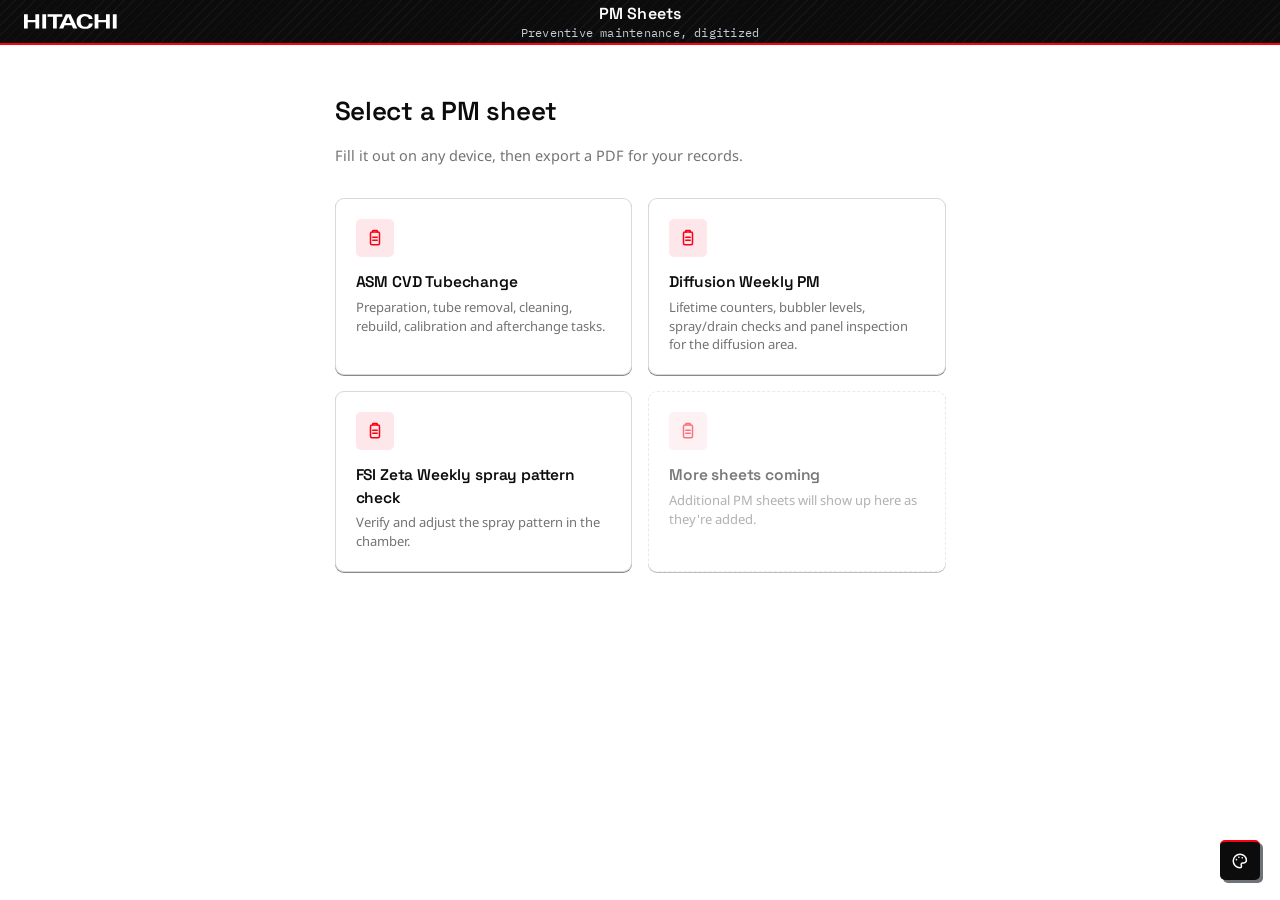
<file: index.html>
<!DOCTYPE html>
<html lang="en">
<head>
  <meta charset="UTF-8">
  <meta name="viewport" content="width=device-width, initial-scale=1.0">
  <title>PM Sheets</title>
  <!-- Gespeichertes Theme (oder "hitachi" als Standard) SOFORT setzen, bevor
       irgendetwas gezeichnet wird sonst würde man kurz das falsche Theme
       aufblitzen sehen. -->
  <script>
    (function () {
      var t = localStorage.getItem("pm-theme") || "hitachi";
      if (t !== "industrial") document.documentElement.setAttribute("data-theme", t);
    })();
  </script>
  <!-- Schriften: Space Grotesk (Überschriften/UI) + IBM Plex Sans (Fließtext) + IBM Plex Mono (Messwerte/Labels) -->
  <link rel="preconnect" href="https://fonts.googleapis.com">
  <link rel="preconnect" href="https://fonts.gstatic.com" crossorigin>
  <link rel="stylesheet" href="https://fonts.googleapis.com/css2?family=Space+Grotesk:wght@500;600;700&family=Noto+Sans:wght@400;500;600&family=IBM+Plex+Mono:wght@400;500;600&display=swap">
  <!-- Gemeinsames Stylesheet für alle PM-Sheets -->
  <link rel="stylesheet" href="root/assets/styles.css">
</head>
<body>
  <!-- Startseite: Übersicht aller verfügbaren PM-Sheets -->
  <div class="app-shell">
    <header class="app-topbar">
      <div class="brand">
        <span class="brand-mark" id="brand-mark" data-brand-mark></span>
      </div>
      <div class="brand-text">
        <div class="sheet-title">PM Sheets</div>
        <div class="sheet-subtitle">Preventive maintenance, digitized</div>
      </div>
    </header>

    <main class="landing-main">
      <div class="landing-header">
        <h1>Select a PM sheet</h1>
        <p>Fill it out on any device, then export a PDF for your records.</p>
      </div>

      <!-- Kachel-Übersicht: eine Karte pro PM-Sheet, verlinkt auf sheets/<name>/index.html -->
      <div class="sheet-grid">
        <a class="sheet-card" href="root/sheets/asm-tubechange/index.html">
          <div class="card-icon" id="card-icon-1"></div>
          <h3>ASM CVD Tubechange</h3>
          <p>Preparation, tube removal, cleaning, rebuild, calibration and afterchange tasks.</p>
        </a>

        <a class="sheet-card" href="root/sheets/diffusion-weekly-pm/index.html">
          <div class="card-icon" id="card-icon-2"></div>
          <h3>Diffusion Weekly PM</h3>
          <p>Lifetime counters, bubbler levels, spray/drain checks and panel inspection for the diffusion area.</p>
        </a>

         <a class="sheet-card" href="root/sheets/fsi-zeta-spraypattern-check/index.html">
          <div class="card-icon" id="card-icon-3"></div>
          <h3>FSI Zeta Weekly spray pattern check</h3>
          <p>Verify and adjust the spray pattern in the chamber.</p>
        </a>

        <!-- Platzhalter-Karte: zeigt, dass hier später weitere Sheets erscheinen -->
        <div class="sheet-card placeholder">
          <div class="card-icon" id="card-icon-4"></div>
          <h3>More sheets coming</h3>
          <p>Additional PM sheets will show up here as they're added.</p>
        </div>
      </div>
    </main>
  </div>

  <script src="root/assets/icons.js"></script>
  <script>
    // Icons erst per JavaScript einsetzen, da sie als Text in icons.js liegen.
    // Die Marke oben links (brand-mark) übernimmt PM_BRAND, damit beim
    // Hitachi-Energy-Theme automatisch das Logo statt des Schild-Icons erscheint.
    PM_BRAND.refresh();
    document.getElementById("card-icon-1").innerHTML = PM_ICONS.clipboard;
    document.getElementById("card-icon-2").innerHTML = PM_ICONS.clipboard;
    document.getElementById("card-icon-3").innerHTML = PM_ICONS.clipboard;
    document.getElementById("card-icon-4").innerHTML = PM_ICONS.clipboard;
  </script>
  <!-- Baut den kleinen Theme-Umschalter unten rechts -->
  <script src="root/assets/theme.js"></script>
</body>
</html>
</file>
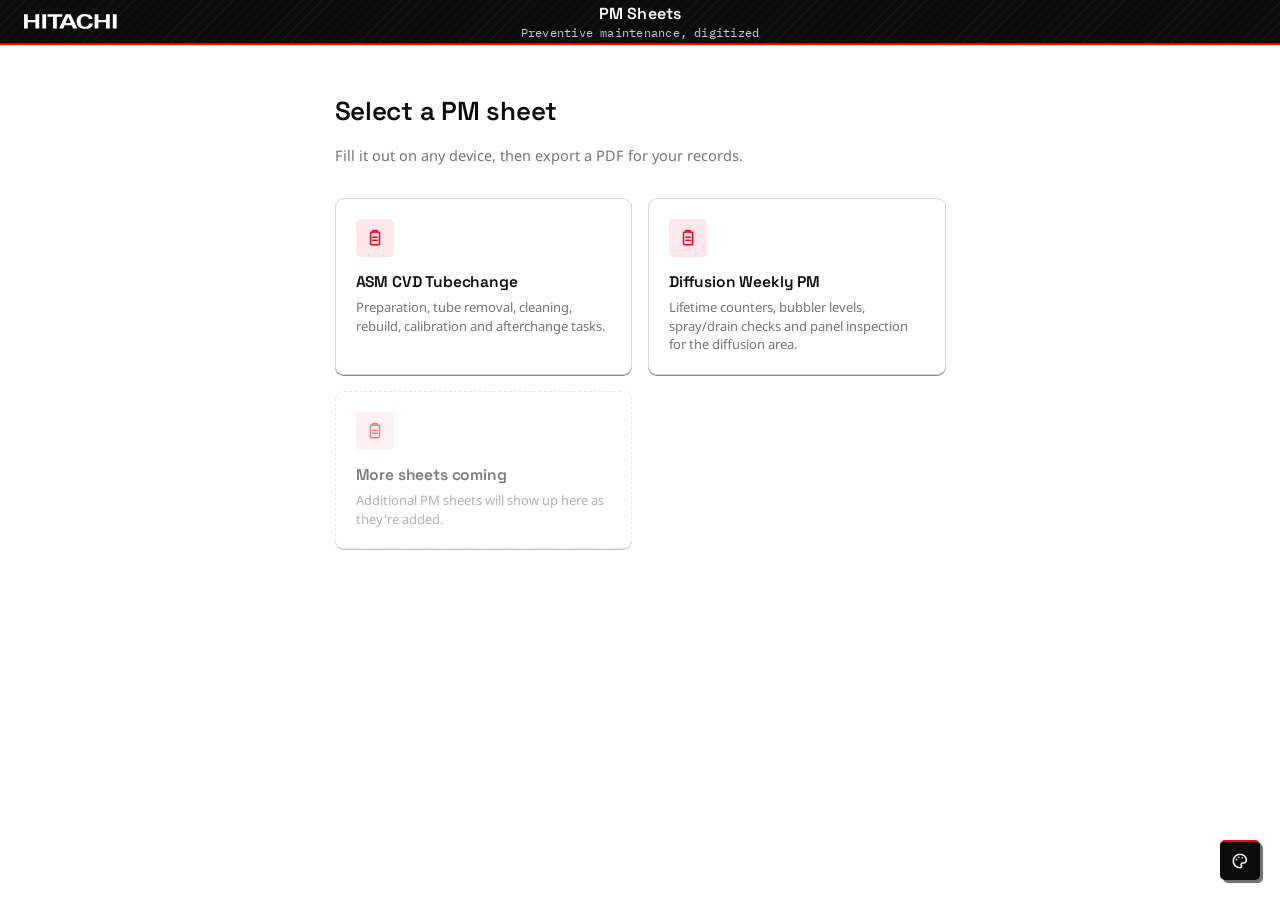
<file: AI_Edition/index.html>
<!DOCTYPE html>
<html lang="en">
<head>
  <meta charset="UTF-8">
  <meta name="viewport" content="width=device-width, initial-scale=1.0">
  <title>PM Sheets</title>
  <!-- Gespeichertes Theme (oder "hitachi" als Standard) SOFORT setzen, bevor
       irgendetwas gezeichnet wird sonst würde man kurz das falsche Theme
       aufblitzen sehen. -->
  <script>
    (function () {
      var t = localStorage.getItem("pm-theme") || "hitachi";
      if (t !== "industrial") document.documentElement.setAttribute("data-theme", t);
    })();
  </script>
  <!-- Schriften: Space Grotesk (Überschriften/UI) + IBM Plex Sans (Fließtext) + IBM Plex Mono (Messwerte/Labels) -->
  <link rel="preconnect" href="https://fonts.googleapis.com">
  <link rel="preconnect" href="https://fonts.gstatic.com" crossorigin>
  <link rel="stylesheet" href="https://fonts.googleapis.com/css2?family=Space+Grotesk:wght@500;600;700&family=Noto+Sans:wght@400;500;600&family=IBM+Plex+Mono:wght@400;500;600&display=swap">
  <!-- Gemeinsames Stylesheet für alle PM-Sheets -->
  <link rel="stylesheet" href="assets/styles.css">
</head>
<body>
  <!-- Startseite: Übersicht aller verfügbaren PM-Sheets -->
  <div class="app-shell">
    <header class="app-topbar">
      <div class="brand">
        <span class="brand-mark" id="brand-mark" data-brand-mark></span>
      </div>
      <div class="brand-text">
        <div class="sheet-title">PM Sheets</div>
        <div class="sheet-subtitle">Preventive maintenance, digitized</div>
      </div>
    </header>

    <main class="landing-main">
      <div class="landing-header">
        <h1>Select a PM sheet</h1>
        <p>Fill it out on any device, then export a PDF for your records.</p>
      </div>

      <!-- Kachel-Übersicht: eine Karte pro PM-Sheet, verlinkt auf sheets/<name>/index.html -->
      <div class="sheet-grid">
        <a class="sheet-card" href="sheets/asm-tubechange/index.html">
          <div class="card-icon" id="card-icon-1"></div>
          <h3>ASM CVD Tubechange</h3>
          <p>Preparation, tube removal, cleaning, rebuild, calibration and afterchange tasks.</p>
        </a>

        <a class="sheet-card" href="sheets/diffusion-weekly-pm/index.html">
          <div class="card-icon" id="card-icon-2"></div>
          <h3>Diffusion Weekly PM</h3>
          <p>Lifetime counters, bubbler levels, spray/drain checks and panel inspection for the diffusion area.</p>
        </a>

        <!-- Platzhalter-Karte: zeigt, dass hier später weitere Sheets erscheinen -->
        <div class="sheet-card placeholder">
          <div class="card-icon" id="card-icon-3"></div>
          <h3>More sheets coming</h3>
          <p>Additional PM sheets will show up here as they're added.</p>
        </div>
      </div>
    </main>
  </div>

  <script src="assets/icons.js"></script>
  <script>
    // Icons erst per JavaScript einsetzen, da sie als Text in icons.js liegen.
    // Die Marke oben links (brand-mark) übernimmt PM_BRAND, damit beim
    // Hitachi-Energy-Theme automatisch das echte Logo statt des Schild-Icons erscheint.
    PM_BRAND.refresh();
    document.getElementById("card-icon-1").innerHTML = PM_ICONS.clipboard;
    document.getElementById("card-icon-2").innerHTML = PM_ICONS.clipboard;
    document.getElementById("card-icon-3").innerHTML = PM_ICONS.clipboard;
  </script>
  <!-- Baut den kleinen Theme-Umschalter unten rechts -->
  <script src="assets/theme.js"></script>
</body>
</html>
</file>
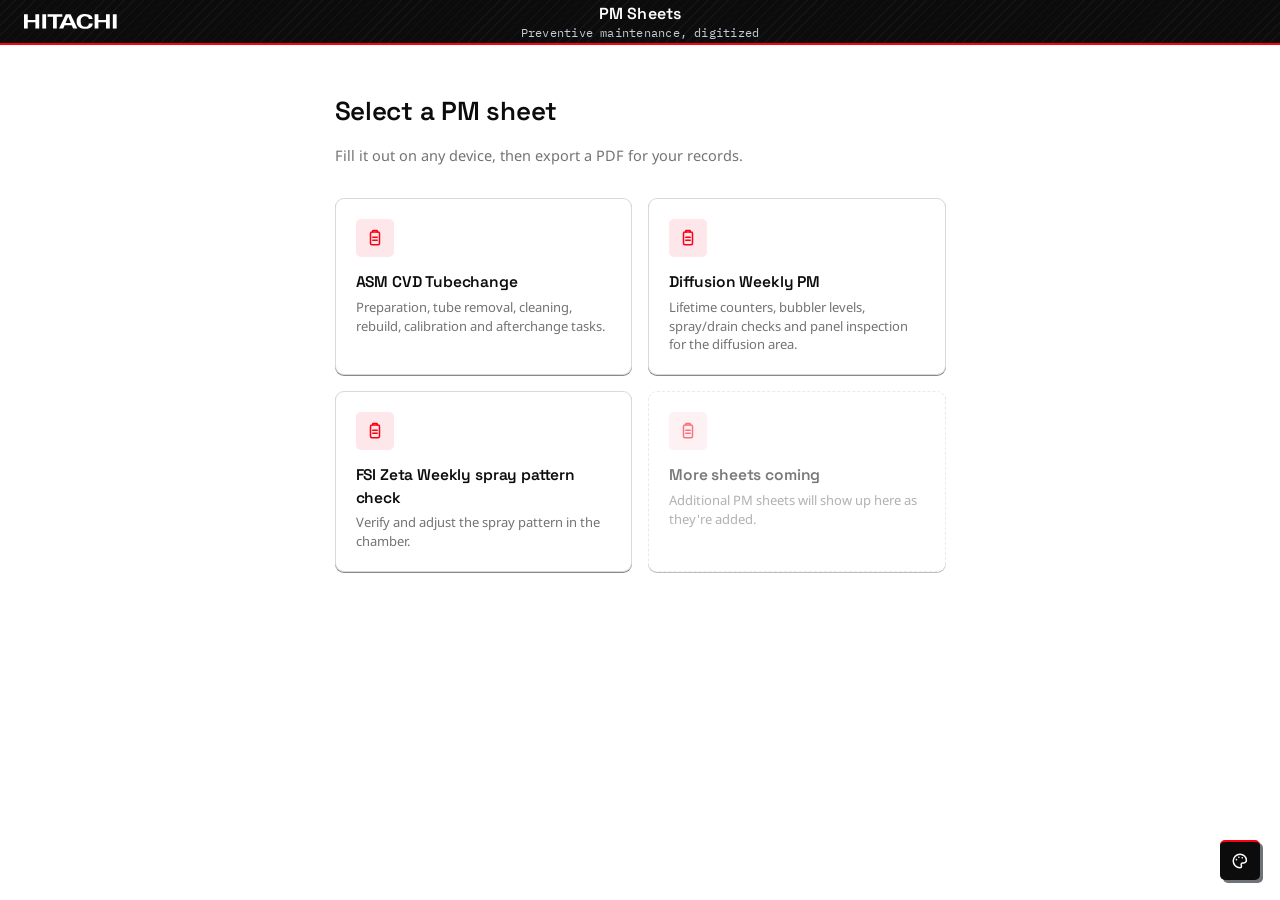
<file: PM_Webappv1.0/index.html>
<!DOCTYPE html>
<html lang="en">
<head>
  <meta charset="UTF-8">
  <meta name="viewport" content="width=device-width, initial-scale=1.0">
  <title>PM Sheets</title>
  <!-- Gespeichertes Theme (oder "hitachi" als Standard) SOFORT setzen, bevor
       irgendetwas gezeichnet wird sonst würde man kurz das falsche Theme
       aufblitzen sehen. -->
  <script>
    (function () {
      var t = localStorage.getItem("pm-theme") || "hitachi";
      if (t !== "industrial") document.documentElement.setAttribute("data-theme", t);
    })();
  </script>
  <!-- Schriften: Space Grotesk (Überschriften/UI) + IBM Plex Sans (Fließtext) + IBM Plex Mono (Messwerte/Labels) -->
  <link rel="preconnect" href="https://fonts.googleapis.com">
  <link rel="preconnect" href="https://fonts.gstatic.com" crossorigin>
  <link rel="stylesheet" href="https://fonts.googleapis.com/css2?family=Space+Grotesk:wght@500;600;700&family=Noto+Sans:wght@400;500;600&family=IBM+Plex+Mono:wght@400;500;600&display=swap">
  <!-- Gemeinsames Stylesheet für alle PM-Sheets -->
  <link rel="stylesheet" href="assets/styles.css">
</head>
<body>
  <!-- Startseite: Übersicht aller verfügbaren PM-Sheets -->
  <div class="app-shell">
    <header class="app-topbar">
      <div class="brand">
        <span class="brand-mark" id="brand-mark" data-brand-mark></span>
      </div>
      <div class="brand-text">
        <div class="sheet-title">PM Sheets</div>
        <div class="sheet-subtitle">Preventive maintenance, digitized</div>
      </div>
    </header>

    <main class="landing-main">
      <div class="landing-header">
        <h1>Select a PM sheet</h1>
        <p>Fill it out on any device, then export a PDF for your records.</p>
      </div>

      <!-- Kachel-Übersicht: eine Karte pro PM-Sheet, verlinkt auf sheets/<name>/index.html -->
      <div class="sheet-grid">
        <a class="sheet-card" href="sheets/asm-tubechange/index.html">
          <div class="card-icon" id="card-icon-1"></div>
          <h3>ASM CVD Tubechange</h3>
          <p>Preparation, tube removal, cleaning, rebuild, calibration and afterchange tasks.</p>
        </a>

        <a class="sheet-card" href="sheets/diffusion-weekly-pm/index.html">
          <div class="card-icon" id="card-icon-2"></div>
          <h3>Diffusion Weekly PM</h3>
          <p>Lifetime counters, bubbler levels, spray/drain checks and panel inspection for the diffusion area.</p>
        </a>

         <a class="sheet-card" href="sheets/fsi-zeta-spraypattern-check/index.html">
          <div class="card-icon" id="card-icon-3"></div>
          <h3>FSI Zeta Weekly spray pattern check</h3>
          <p>Verify and adjust the spray pattern in the chamber.</p>
        </a>

        <!-- Platzhalter-Karte: zeigt, dass hier später weitere Sheets erscheinen -->
        <div class="sheet-card placeholder">
          <div class="card-icon" id="card-icon-4"></div>
          <h3>More sheets coming</h3>
          <p>Additional PM sheets will show up here as they're added.</p>
        </div>
      </div>
    </main>
  </div>

  <script src="assets/icons.js"></script>
  <script>
    // Icons erst per JavaScript einsetzen, da sie als Text in icons.js liegen.
    // Die Marke oben links (brand-mark) übernimmt PM_BRAND, damit beim
    // Hitachi-Energy-Theme automatisch das Logo statt des Schild-Icons erscheint.
    PM_BRAND.refresh();
    document.getElementById("card-icon-1").innerHTML = PM_ICONS.clipboard;
    document.getElementById("card-icon-2").innerHTML = PM_ICONS.clipboard;
    document.getElementById("card-icon-3").innerHTML = PM_ICONS.clipboard;
    document.getElementById("card-icon-4").innerHTML = PM_ICONS.clipboard;
  </script>
  <!-- Baut den kleinen Theme-Umschalter unten rechts -->
  <script src="assets/theme.js"></script>
</body>
</html>
</file>
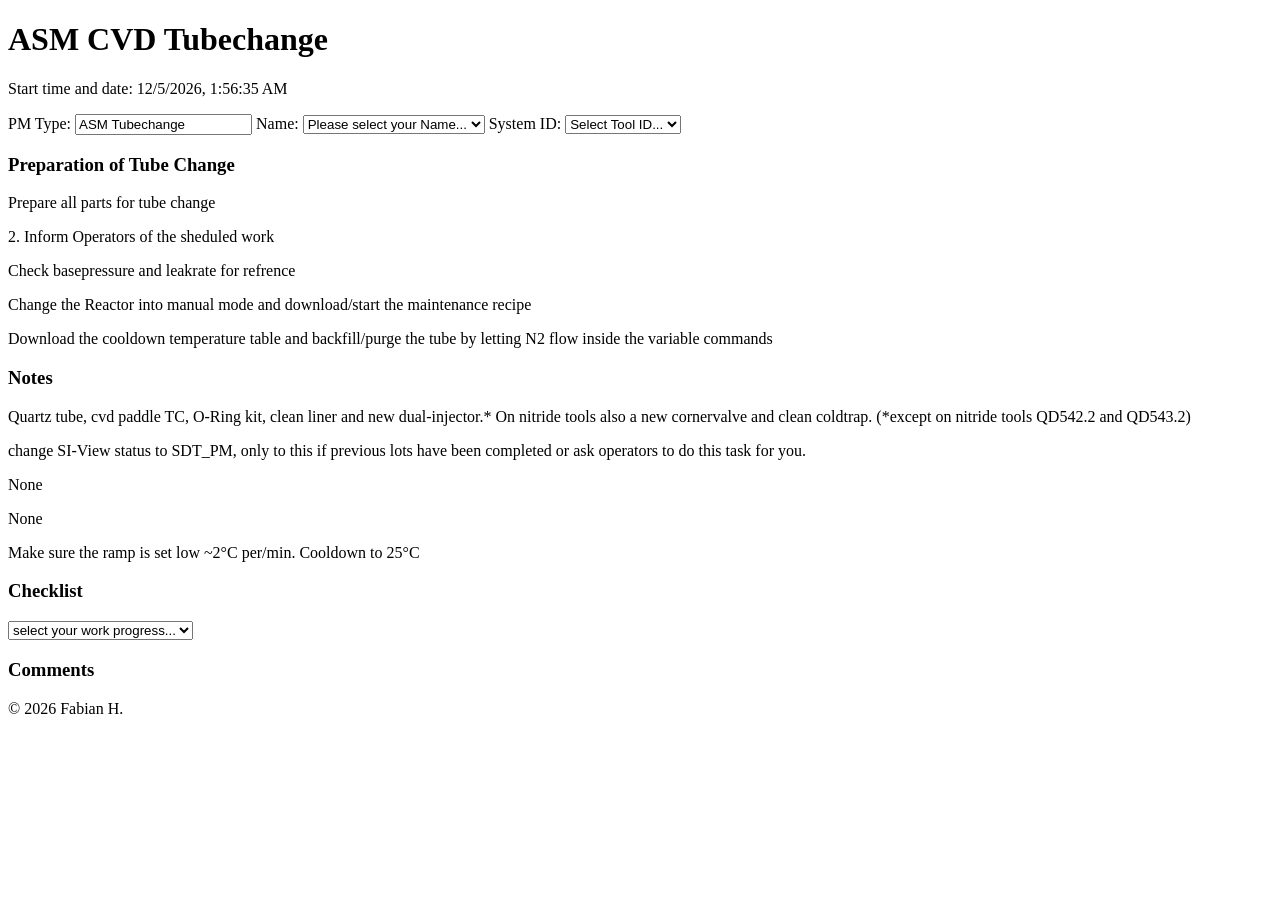
<file: tests/index.html>
<!DOCTYPE html>
<html lang="en">
<head>
    <meta charset="UTF-8">
    <meta name="viewport" content="width=device-width, initial-scale=1.0">
    <link rel="stylesheet" href="style.css">
    <title>ASM Tube change PM</title>
</head>
<body>
    <h1>ASM CVD Tubechange</h1>

    <header>
        <p>Start time and date: <span id="startTime"></span></p>

        <label for="pm_type">PM Type:</label>
        <input type="text" id="pm_type" value="ASM Tubechange">

        <label for="user">Name:</label>
        <select name="user" id="user">
            <option value="empty">Please select your Name...</option>
            <option value="jonas">Jonas Steinmann</option>
            <option value="luke">Luke Folan</option>
            <option value="eskan">Eskan Osman</option>
            <option value="fabian">Fabian Harrab</option>
            <option value="colin">Colin Jones</option>
            <option value="elias">Elias Erbel</option>
            <option value="senad">Senad Kavazovic</option>
        </select>

        <label for="system_id">System ID:</label>
        <select name="system_id" id="system_id">
            <option value="empty">Select Tool ID...</option>
            <option value="QD541.1">QD541.1</option>
            <option value="QD541.2">QD541.2</option>
            <option value="QD542.1">QD542.1</option>
            <option value="QD542.2">QD542.2</option>
            <option value="QD543.1">QD543.1</option>
            <option value="QD543.2">QD543.2</option>
        </select>
    </header>

    <div id="preparation">
        <div>
            <h3>Preparation of Tube Change</h3>
            <p>Prepare all parts for tube change</p>
            <p>2. Inform Operators of the sheduled work</p>
            <p>Check basepressure and leakrate for refrence</p>
            <p>Change the Reactor into manual mode and download/start the maintenance recipe</p>
            <p>Download the cooldown temperature table and backfill/purge the tube by letting N2 flow inside the variable commands</p>
        </div>
        <div>
            <h3>Notes</h3>
            <p>
                Quartz tube, cvd paddle TC, O-Ring kit, clean liner
                and new dual-injector.* On nitride tools also a new cornervalve and clean coldtrap.
                (*except on nitride tools QD542.2 and QD543.2)
            </p>
            <p>
                change SI-View status to SDT_PM, 
                only to this if previous lots have been completed 
                or ask operators to do this task for you.
            </p>
            <p>
                None
            </p>
            <p>
                None
            </p>
            <p>
                Make sure the ramp is set low ~2°C per/min. Cooldown to 25°C
            </p>
        </div>
        <div>
            <h3>Checklist</h3>
            <select name="state" id="state">
                <option value="empty">select your work progress...</option>
                <option value="done">Done!</option>
                <option value="ongoing">Ongoing</option>
                <option value="notNeeded">Not needed</option>
            </select>
        </div>
        <div>
            <h3>Comments</h3>
        </div>
    </div>


    <footer>
        <p>© 2026 Fabian H.</p>
    </footer>
    <script src="script.js"></script>
</body>
</html>
</file>
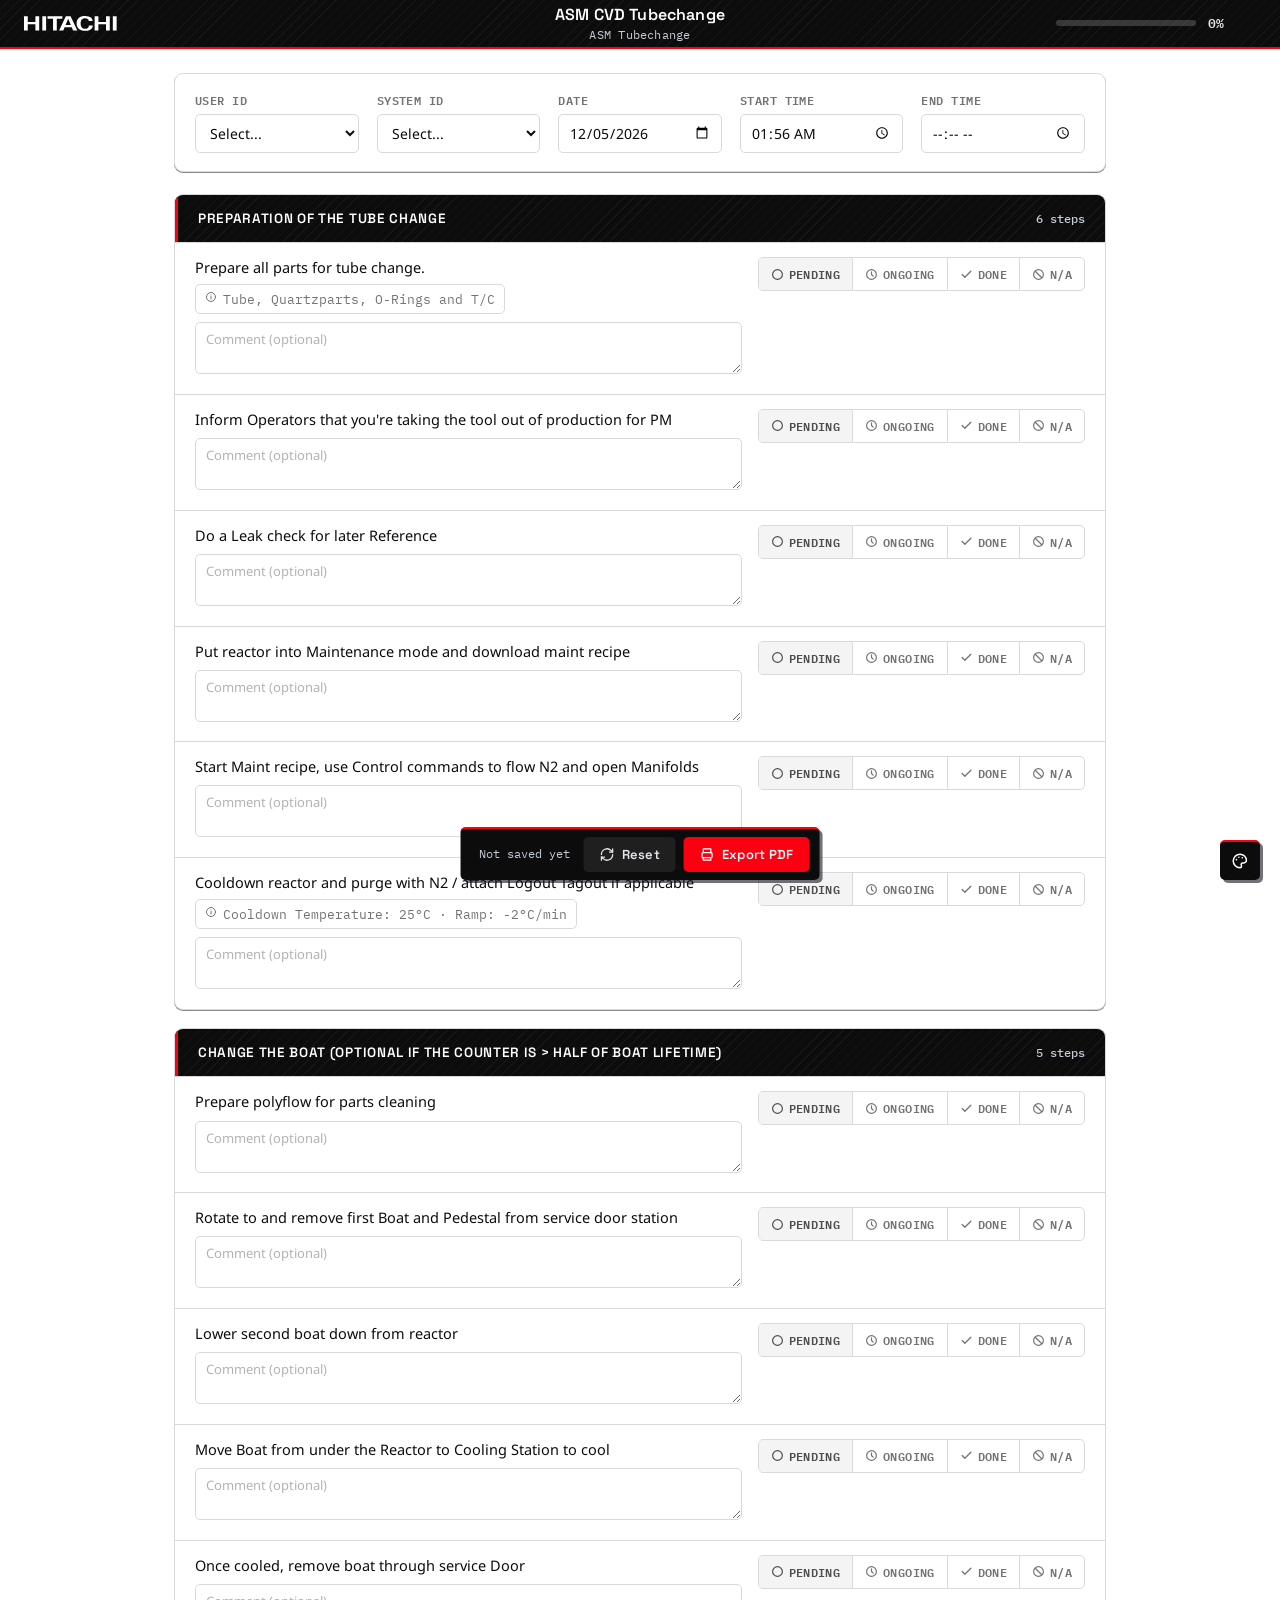
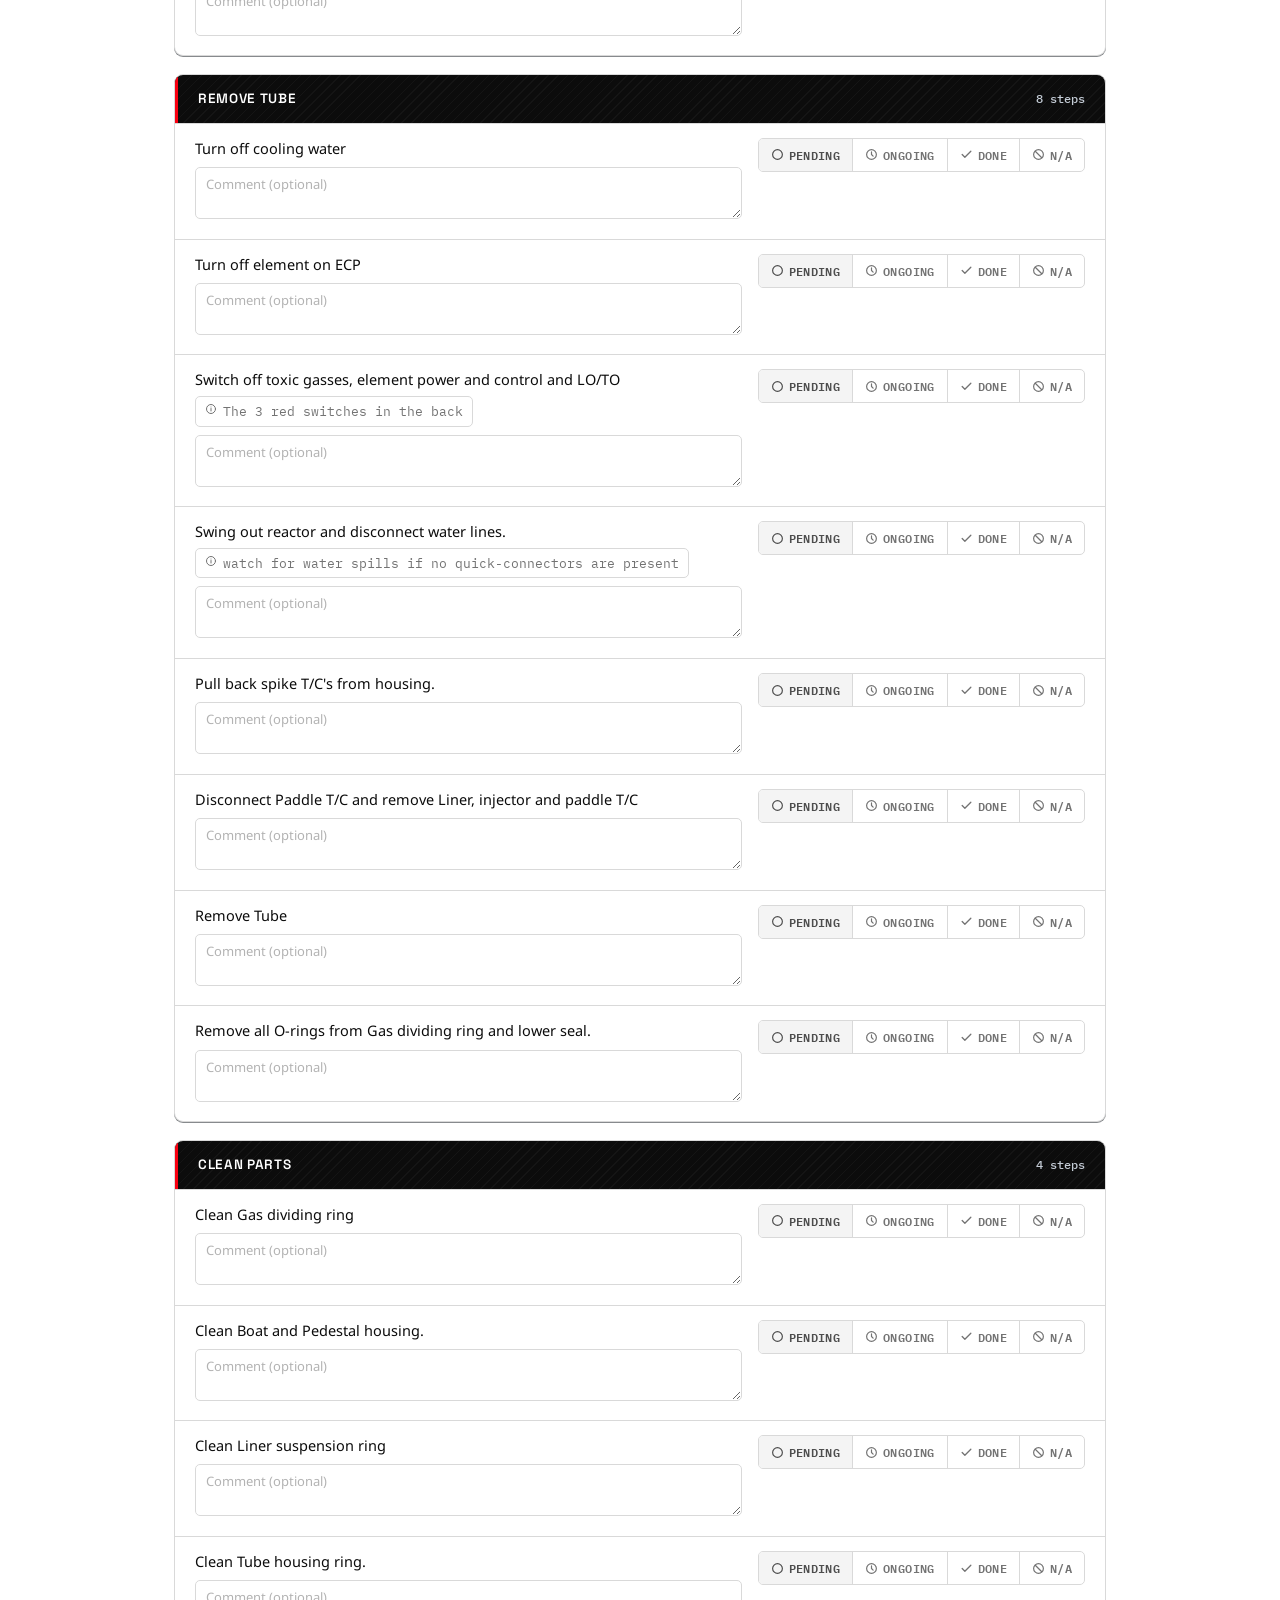
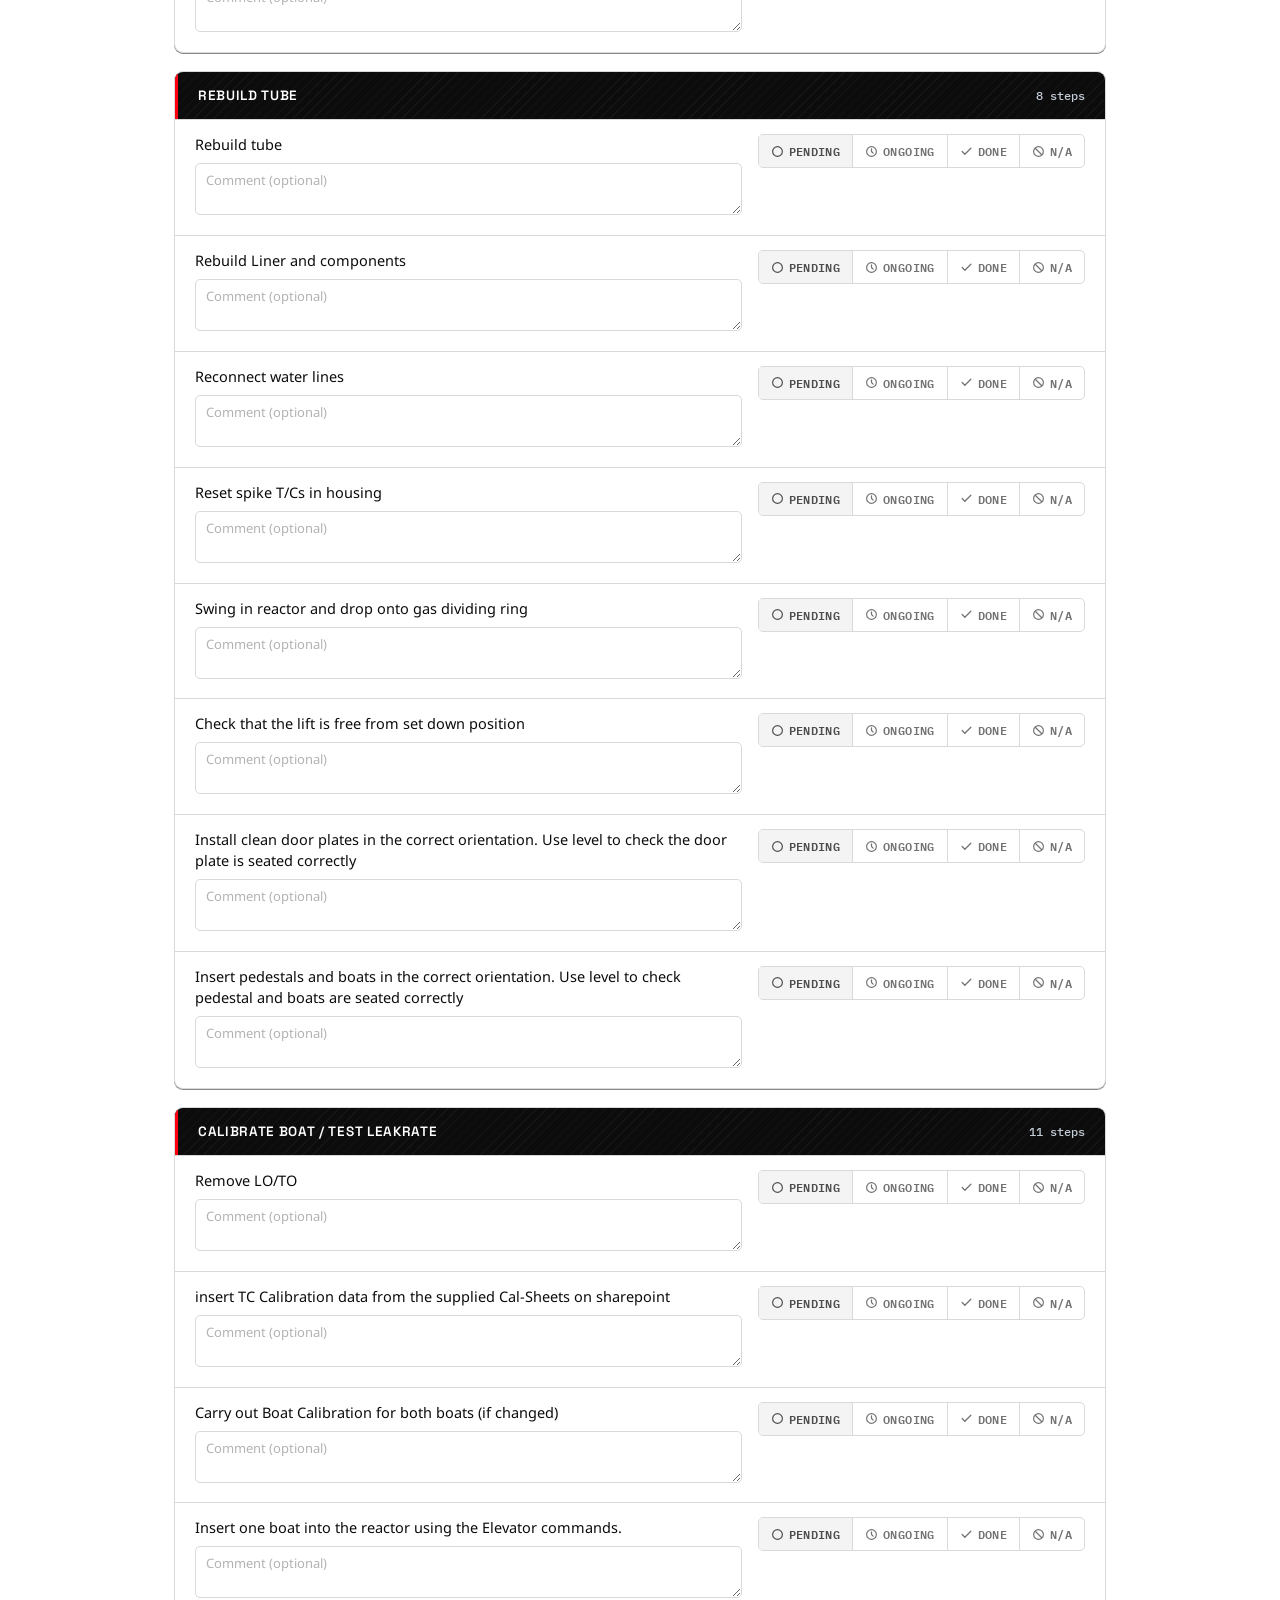
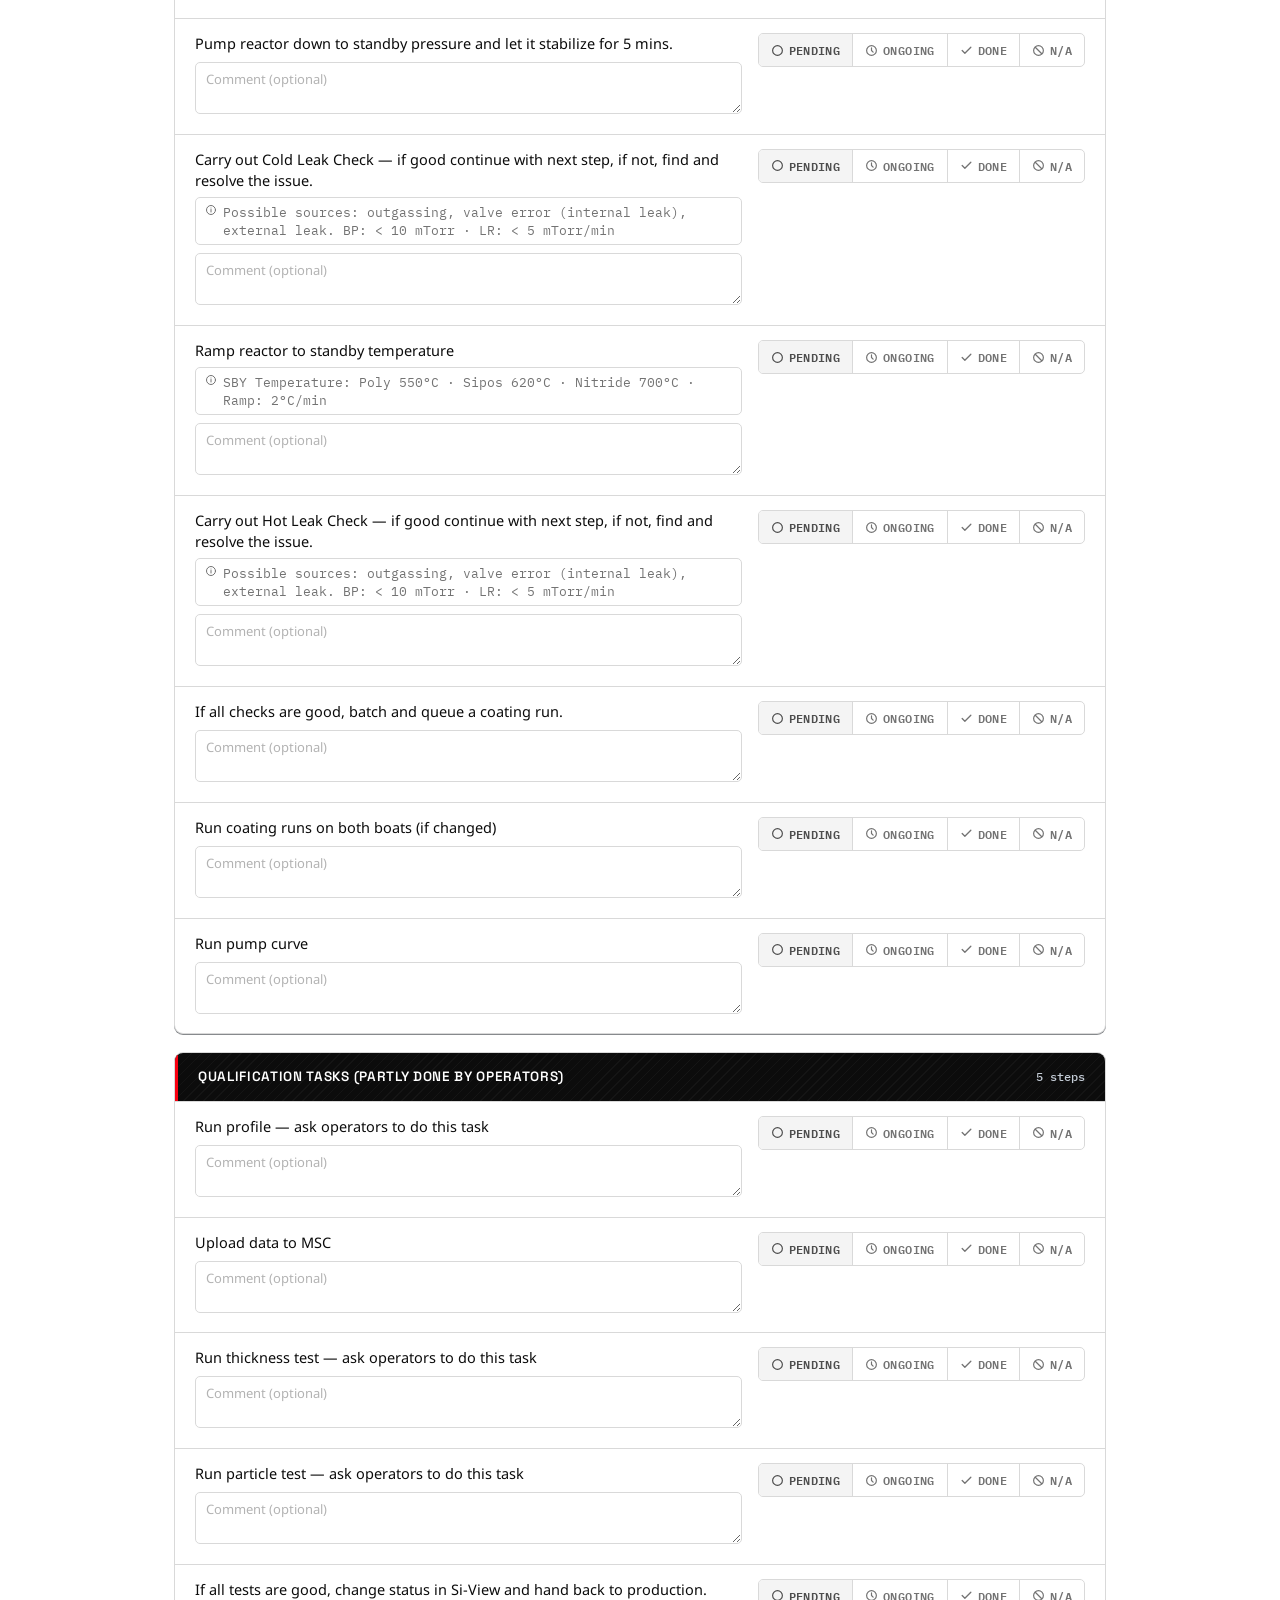
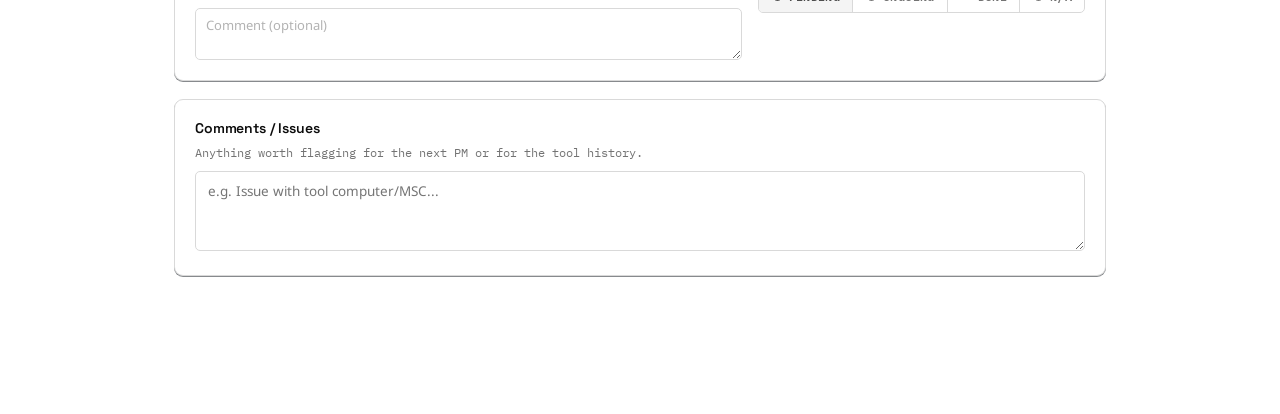
<file: AI_Edition/sheets/asm-tubechange/index.html>
<!DOCTYPE html>
<html lang="en">
<head>
  <meta charset="UTF-8">
  <meta name="viewport" content="width=device-width, initial-scale=1.0">
  <title>ASM CVD Tubechange — PM Sheet</title>
  <!-- Gespeichertes Theme (oder "hitachi" als Standard) SOFORT setzen, bevor
       irgendetwas gezeichnet wird — sonst würde man kurz das falsche Theme
       aufblitzen sehen. -->
  <script>
    (function () {
      var t = localStorage.getItem("pm-theme") || "hitachi";
      if (t !== "industrial") document.documentElement.setAttribute("data-theme", t);
    })();
  </script>
  <!-- Schriften: Space Grotesk (Überschriften/UI) + IBM Plex Sans (Fließtext) + IBM Plex Mono (Messwerte/Labels) -->
  <link rel="preconnect" href="https://fonts.googleapis.com">
  <link rel="preconnect" href="https://fonts.gstatic.com" crossorigin>
  <link rel="stylesheet" href="https://fonts.googleapis.com/css2?family=Space+Grotesk:wght@500;600;700&family=Noto+Sans:wght@400;500;600&family=IBM+Plex+Mono:wght@400;500;600&display=swap">
  <!-- Gemeinsames Stylesheet, liegt zwei Ordner höher unter assets/ -->
  <link rel="stylesheet" href="../../assets/styles.css">
</head>
<body>
  <!-- Diese Seite ist nur eine dünne Hülle: der eigentliche Inhalt wird von
       sheet-runtime.js zur Laufzeit hier hineingebaut. -->
  <div id="pm-root" class="app-shell"></div>

  <!-- Reihenfolge wichtig: erst Icons, dann die Daten für dieses Sheet,
       dann die Runtime, die beides zusammen zu einer Seite zusammenbaut. -->
  <script src="../../assets/icons.js"></script>
  <script src="data.js"></script>
  <script src="../../assets/sheet-runtime.js"></script>
  <script>
    // Startet die Runtime mit den Daten aus data.js (window.PM_SHEET).
    window.PM_RUNTIME.createRuntime(window.PM_SHEET).boot();
  </script>
  <!-- Baut den kleinen Theme-Umschalter unten rechts -->
  <script src="../../assets/theme.js"></script>
</body>
</html>
</file>
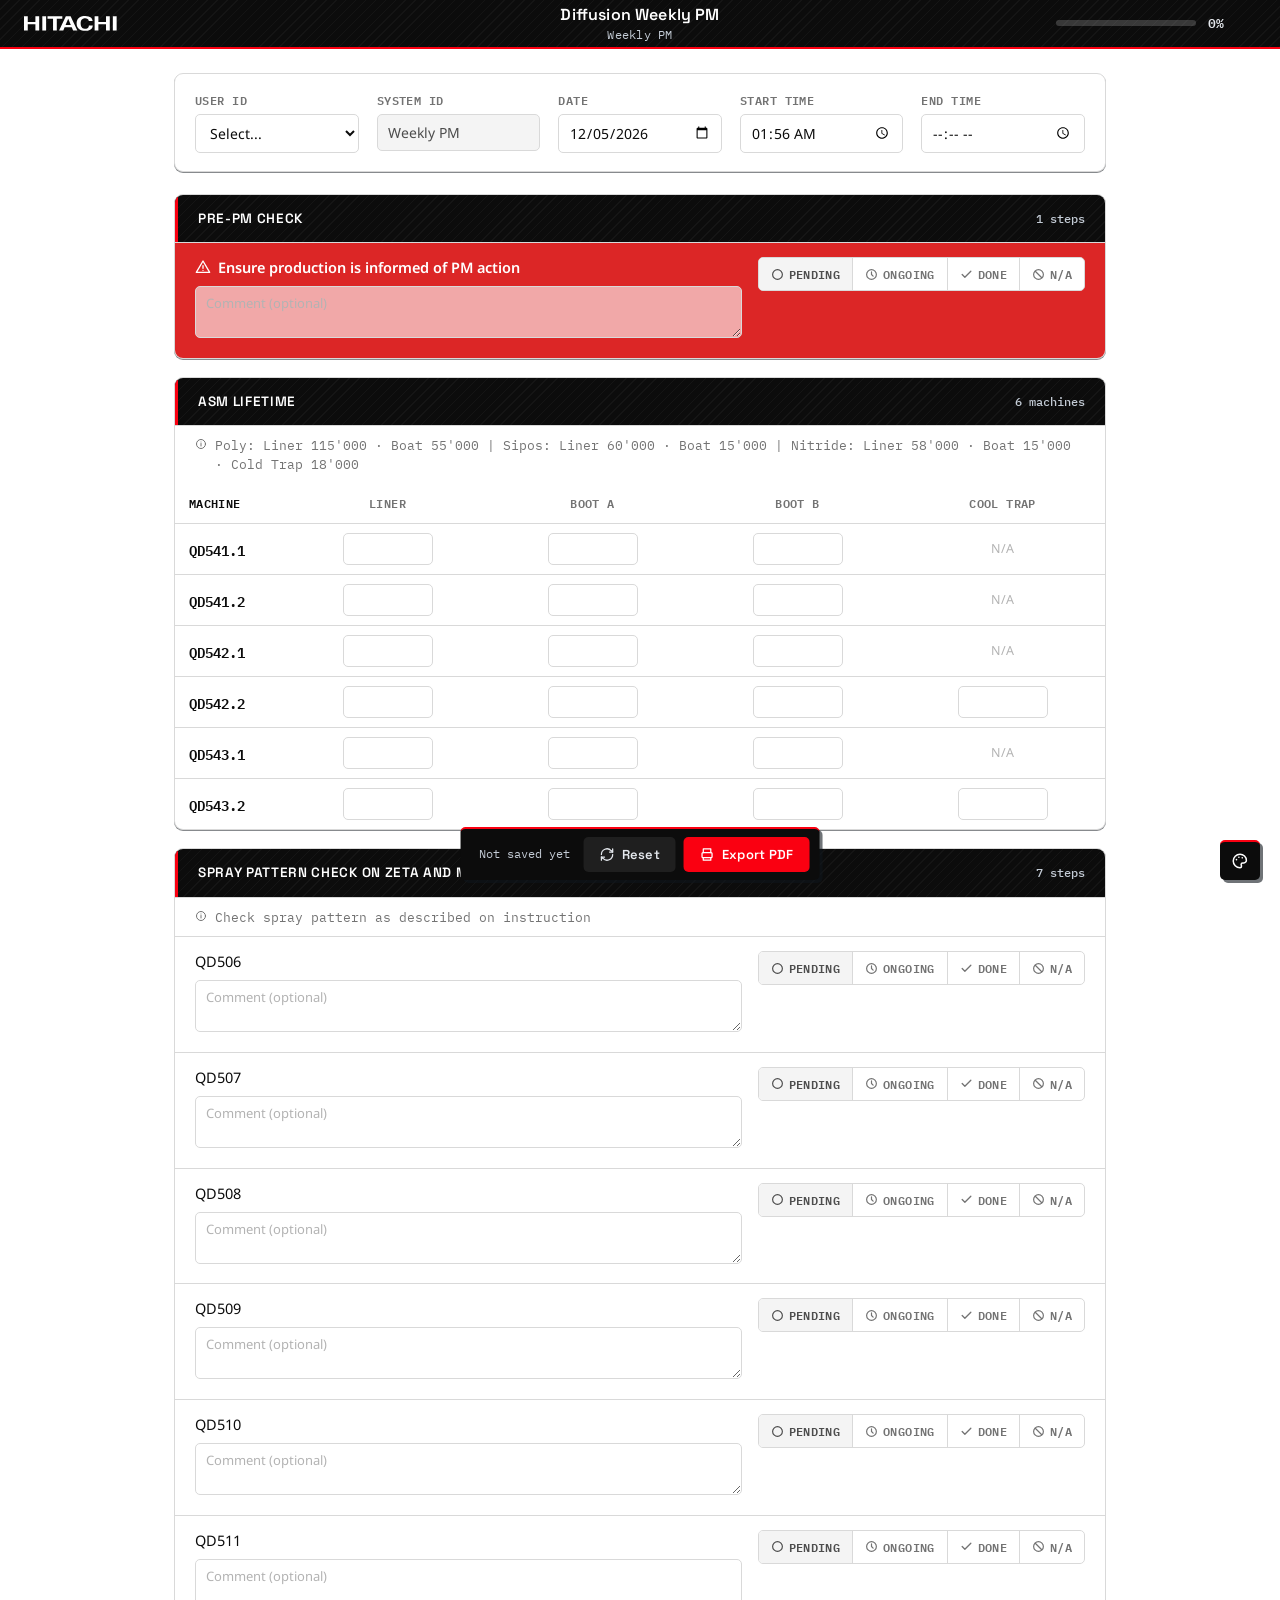
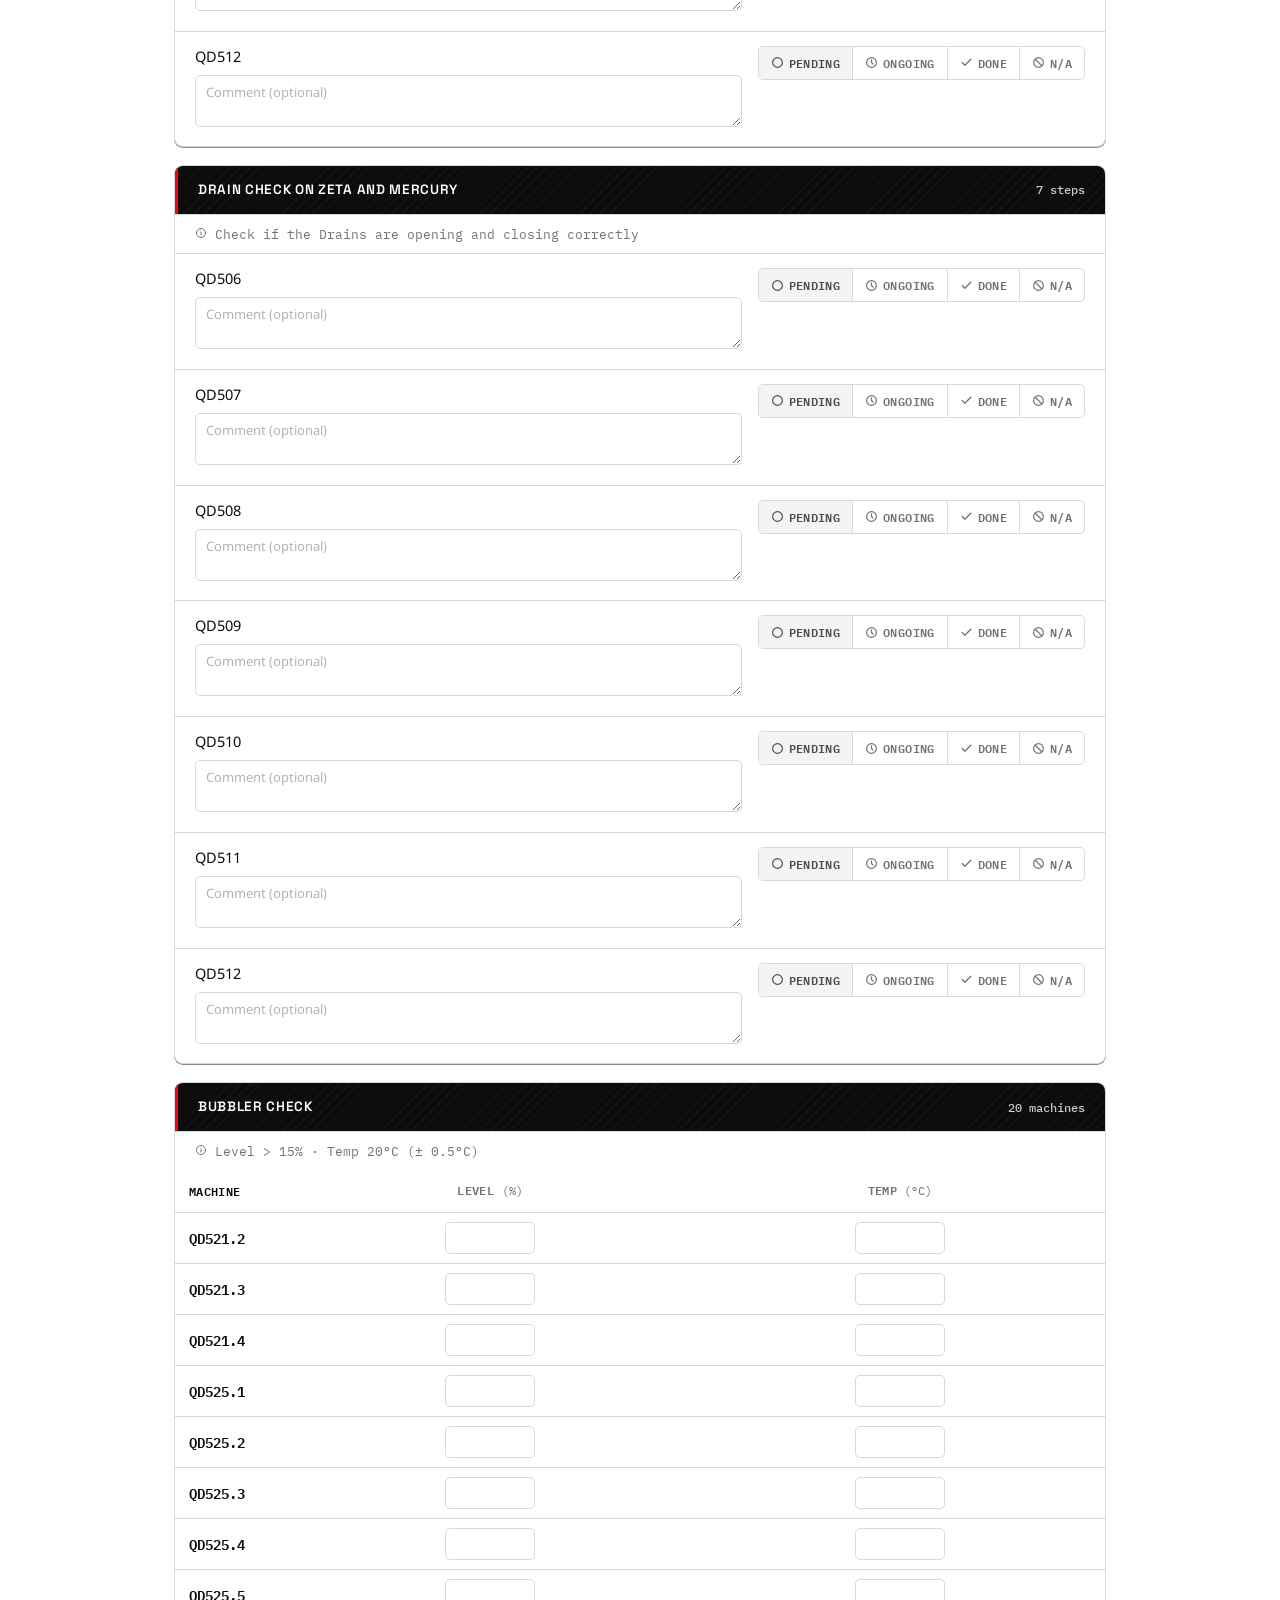
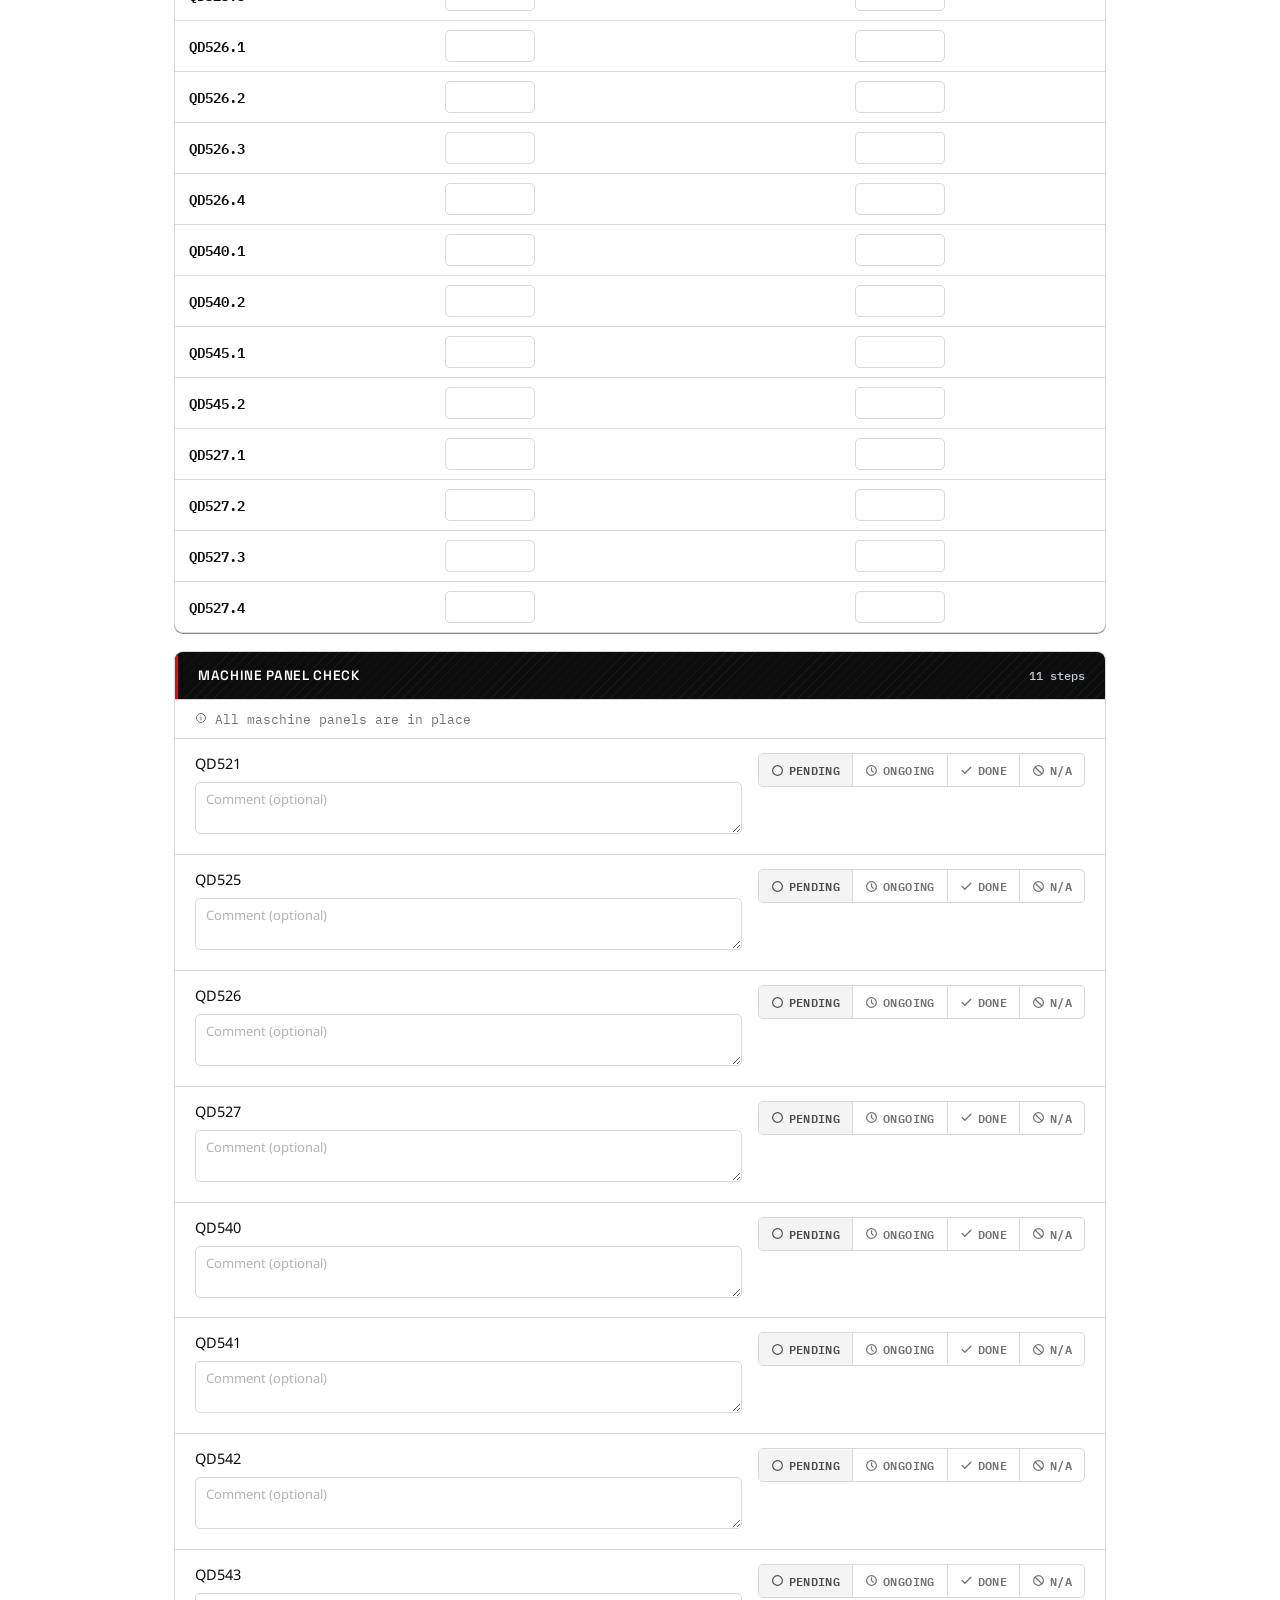
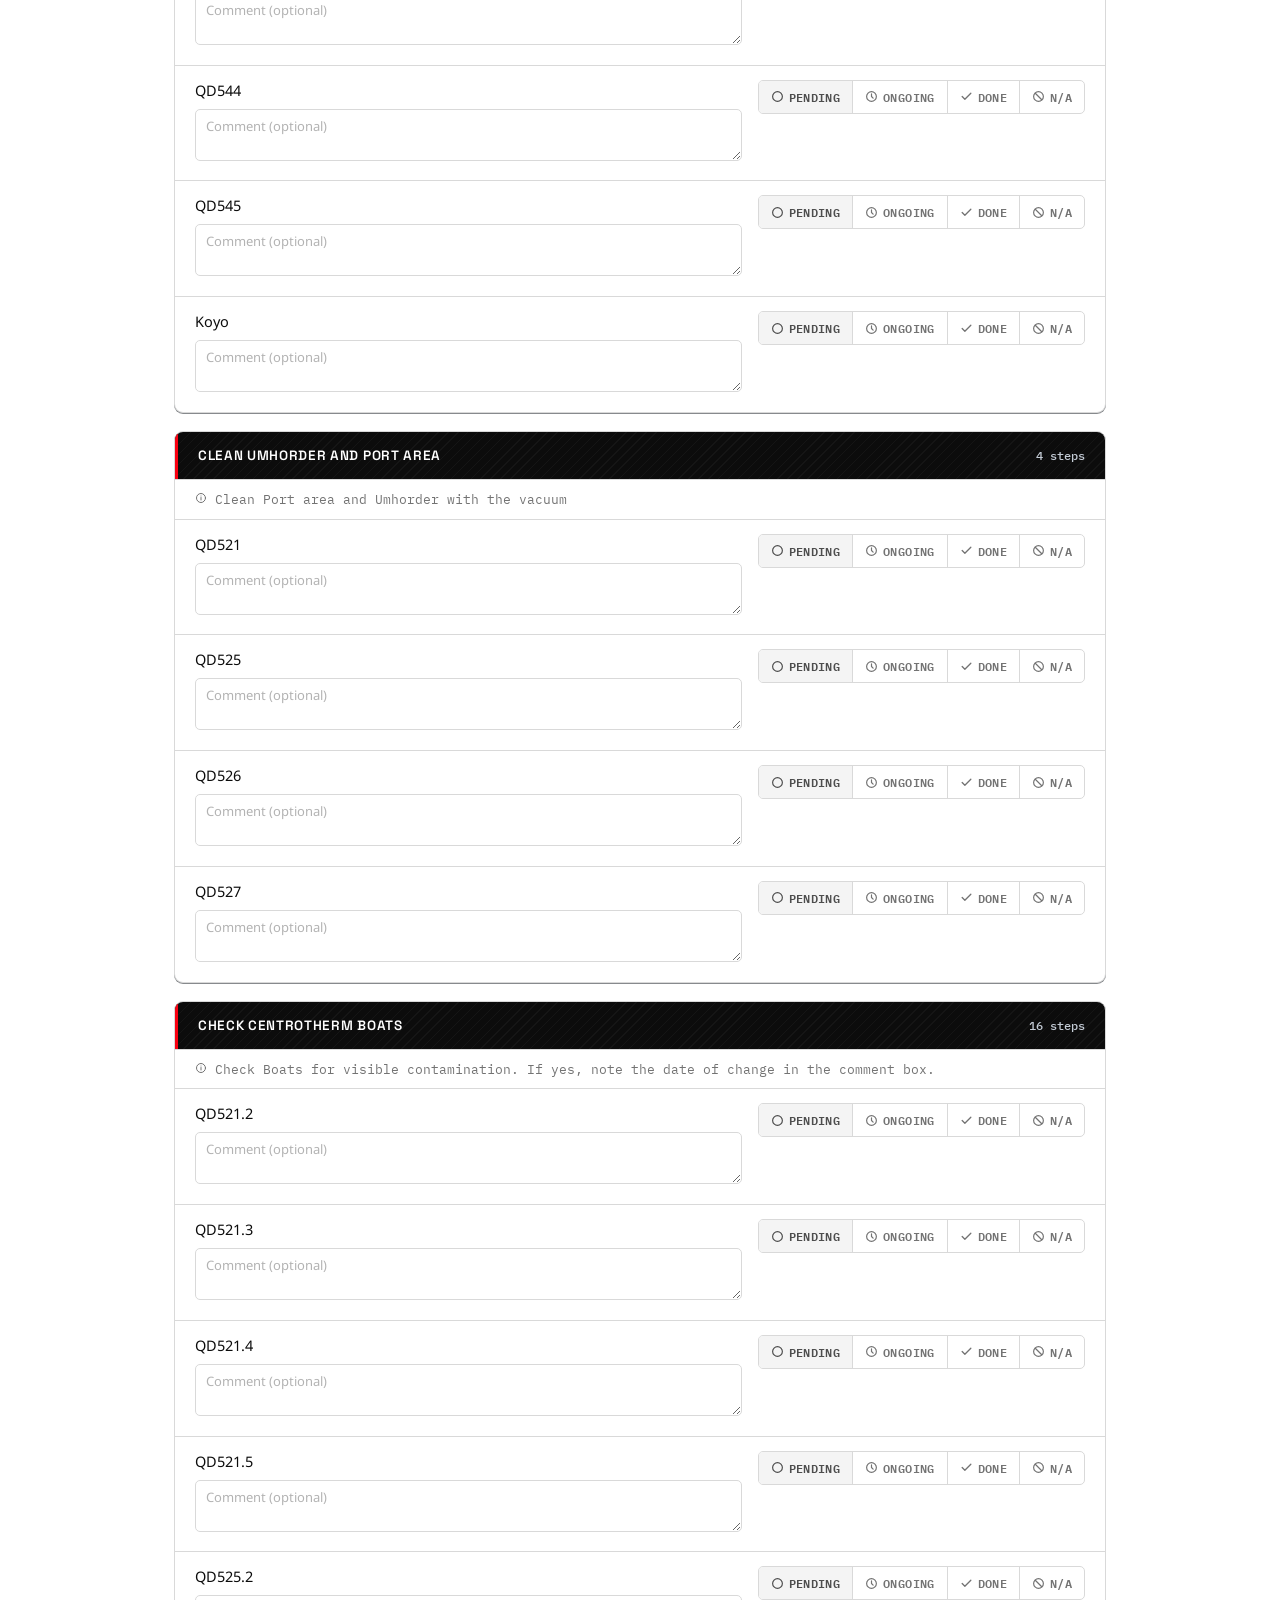
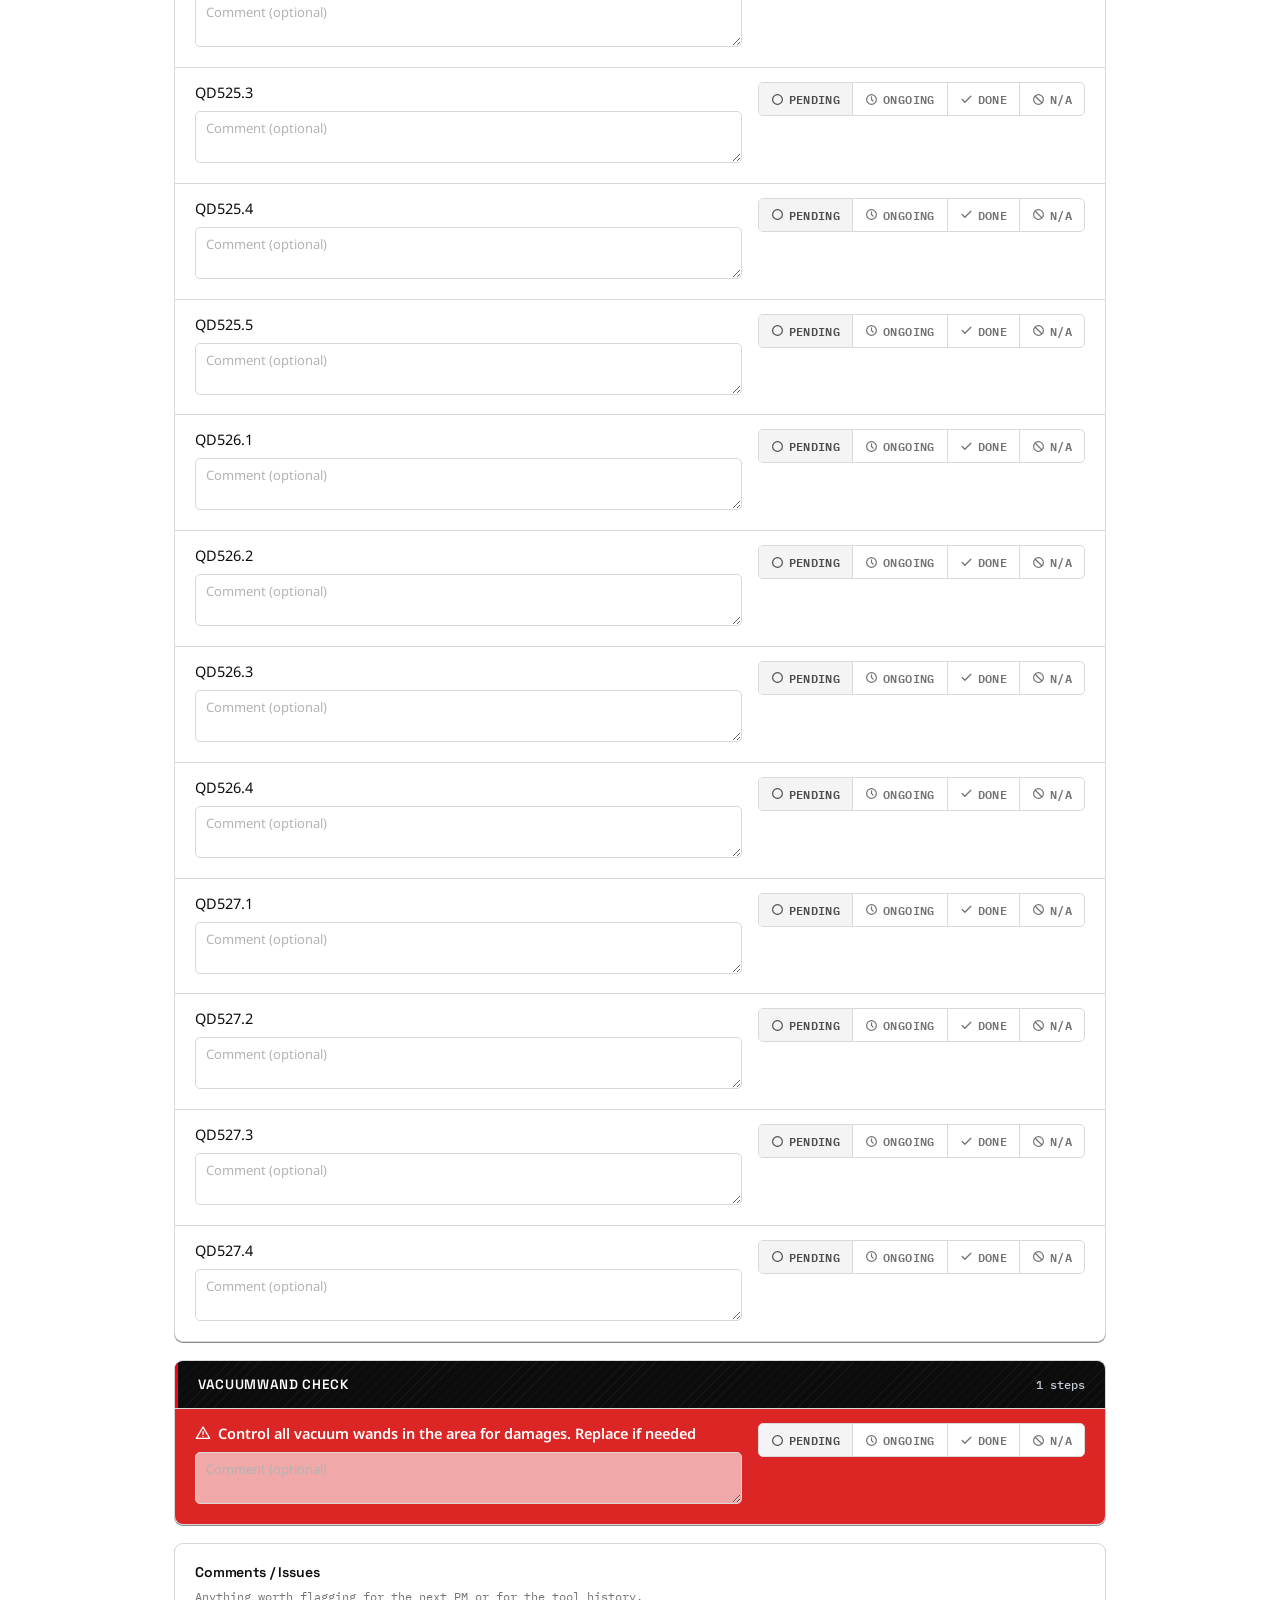
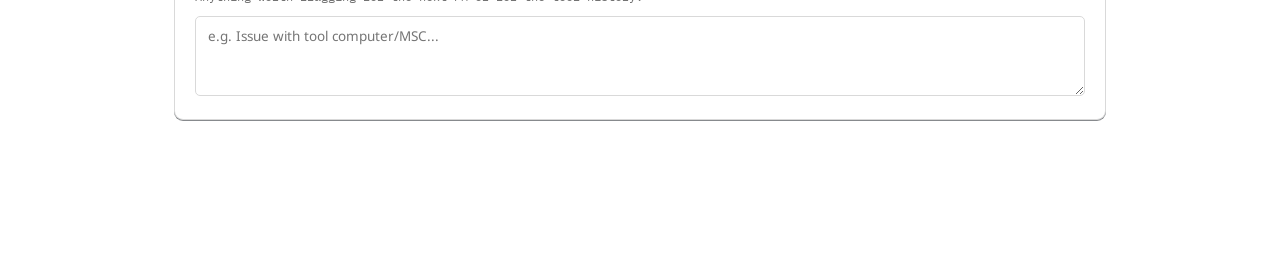
<file: AI_Edition/sheets/diffusion-weekly-pm/index.html>
<!DOCTYPE html>
<html lang="en">
<head>
  <meta charset="UTF-8">
  <meta name="viewport" content="width=device-width, initial-scale=1.0">
  <title>Diffusion Weekly PM — PM Sheet</title>
  <!-- Gespeichertes Theme (oder "hitachi" als Standard) SOFORT setzen, bevor
       irgendetwas gezeichnet wird — sonst würde man kurz das falsche Theme
       aufblitzen sehen. -->
  <script>
    (function () {
      var t = localStorage.getItem("pm-theme") || "hitachi";
      if (t !== "industrial") document.documentElement.setAttribute("data-theme", t);
    })();
  </script>
  <!-- Schriften: Space Grotesk (Überschriften/UI) + IBM Plex Sans (Fließtext) + IBM Plex Mono (Messwerte/Labels) -->
  <link rel="preconnect" href="https://fonts.googleapis.com">
  <link rel="preconnect" href="https://fonts.gstatic.com" crossorigin>
  <link rel="stylesheet" href="https://fonts.googleapis.com/css2?family=Space+Grotesk:wght@500;600;700&family=Noto+Sans:wght@400;500;600&family=IBM+Plex+Mono:wght@400;500;600&display=swap">
  <!-- Gemeinsames Stylesheet, liegt zwei Ordner höher unter assets/ -->
  <link rel="stylesheet" href="../../assets/styles.css">
</head>
<body>
  <!-- Diese Seite ist nur eine dünne Hülle: der eigentliche Inhalt wird von
       sheet-runtime.js zur Laufzeit hier hineingebaut. -->
  <div id="pm-root" class="app-shell"></div>

  <!-- Reihenfolge wichtig: erst Icons, dann die Daten für dieses Sheet,
       dann die Runtime, die beides zusammen zu einer Seite zusammenbaut. -->
  <script src="../../assets/icons.js"></script>
  <script src="data.js"></script>
  <script src="../../assets/sheet-runtime.js"></script>
  <script>
    // Startet die Runtime mit den Daten aus data.js (window.PM_SHEET).
    window.PM_RUNTIME.createRuntime(window.PM_SHEET).boot();
  </script>
  <!-- Baut den kleinen Theme-Umschalter unten rechts -->
  <script src="../../assets/theme.js"></script>
</body>
</html>
</file>
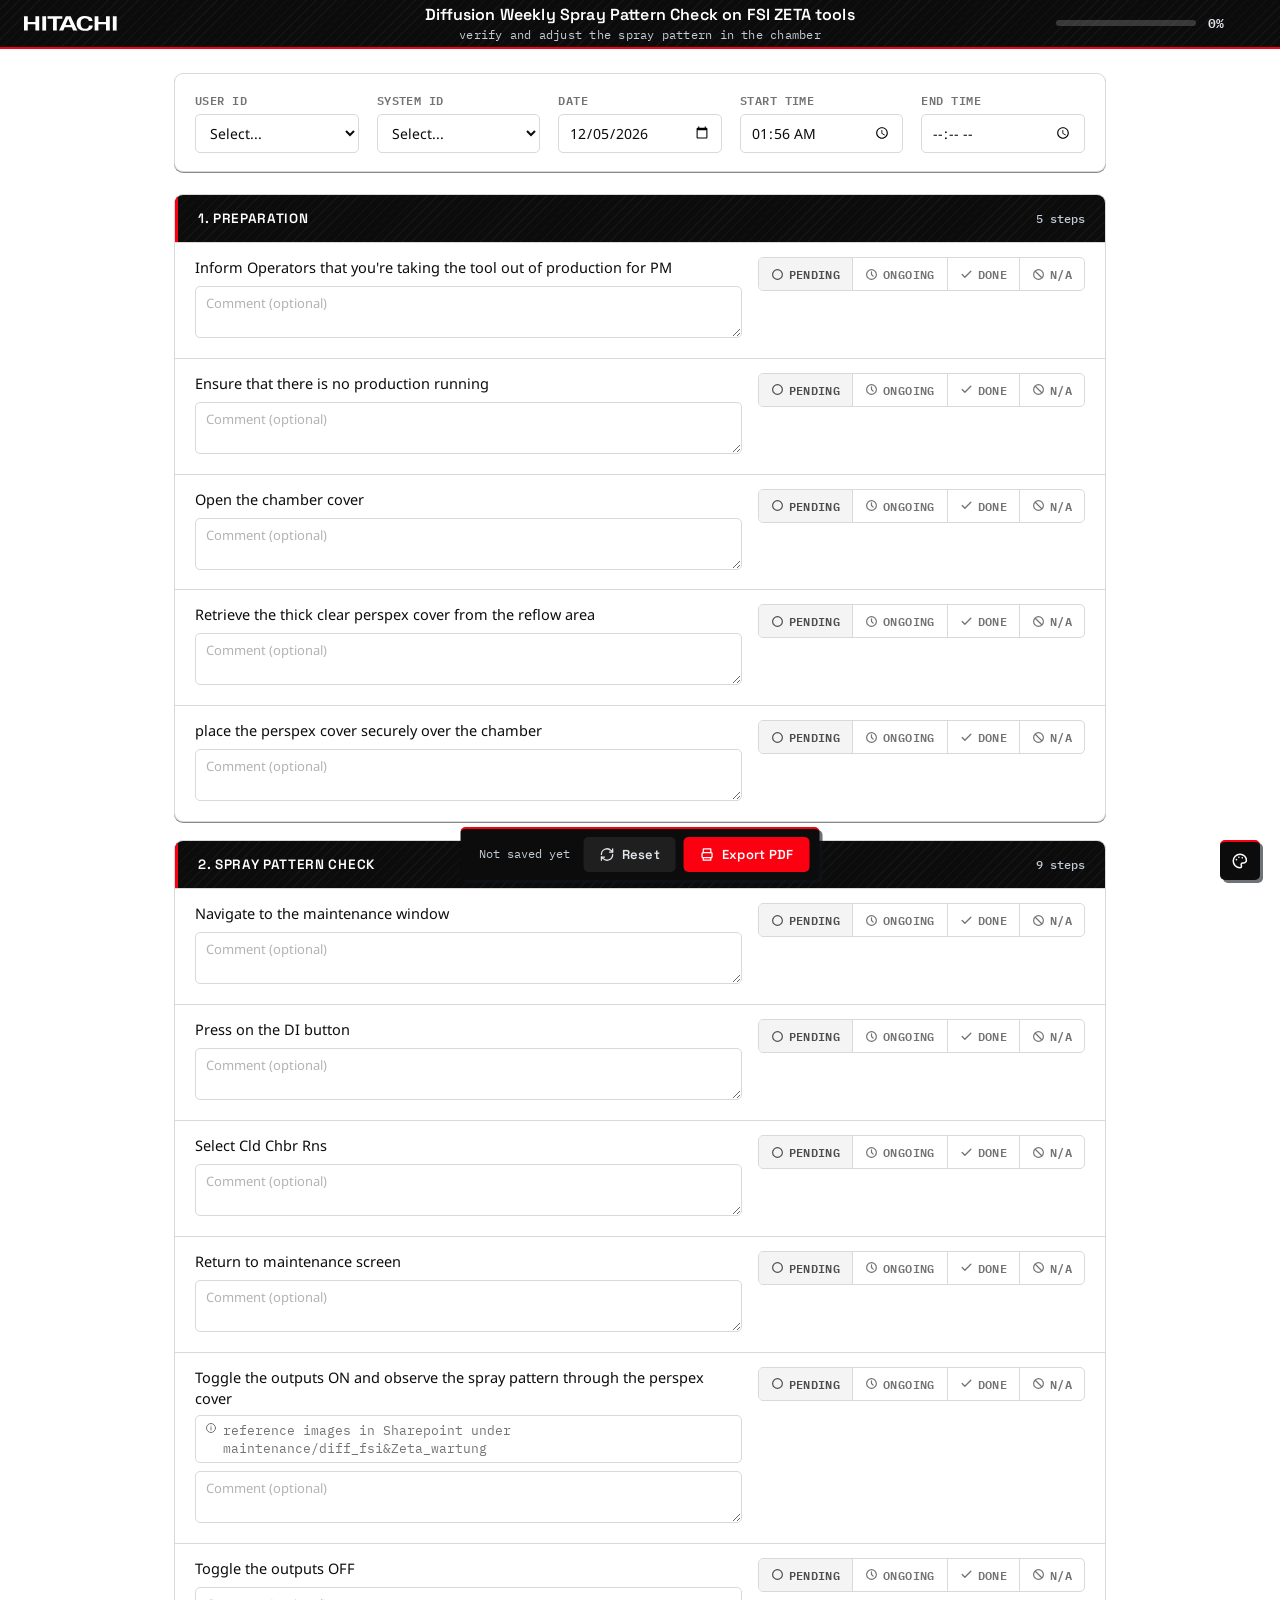
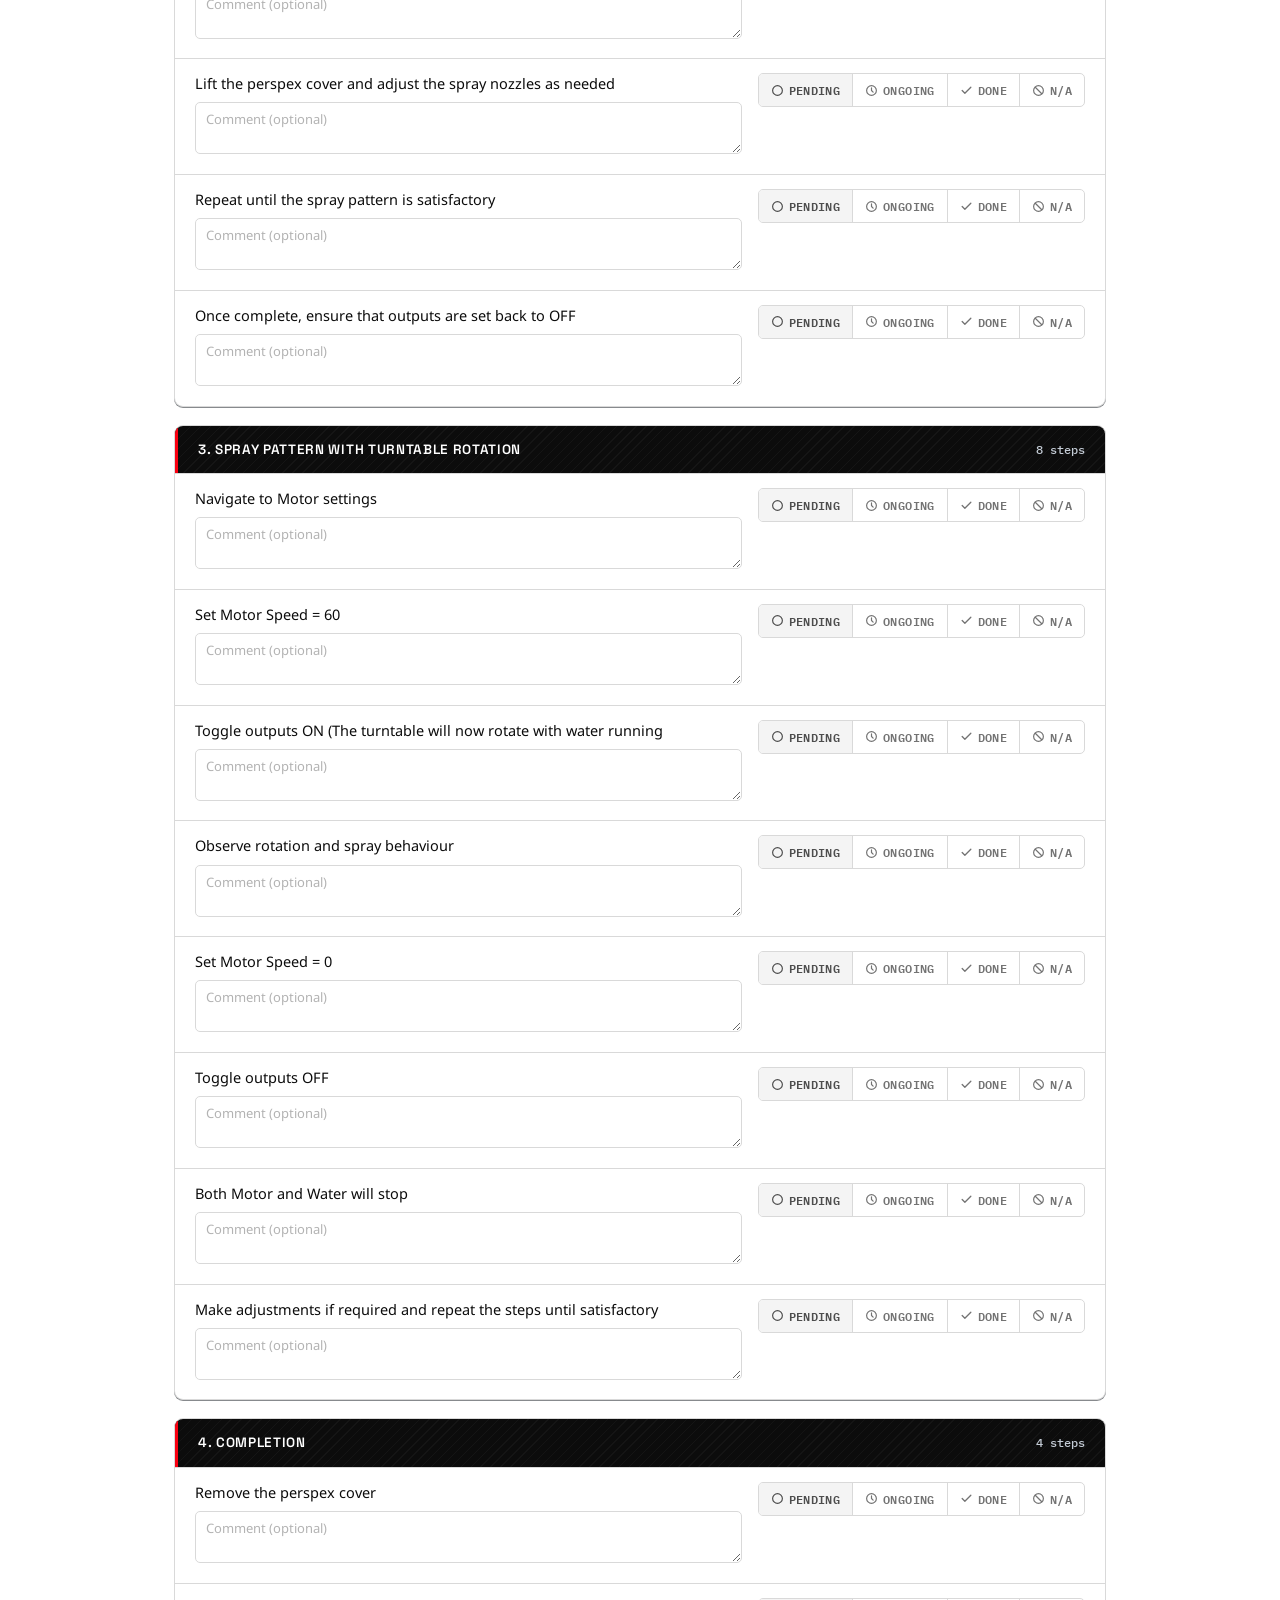
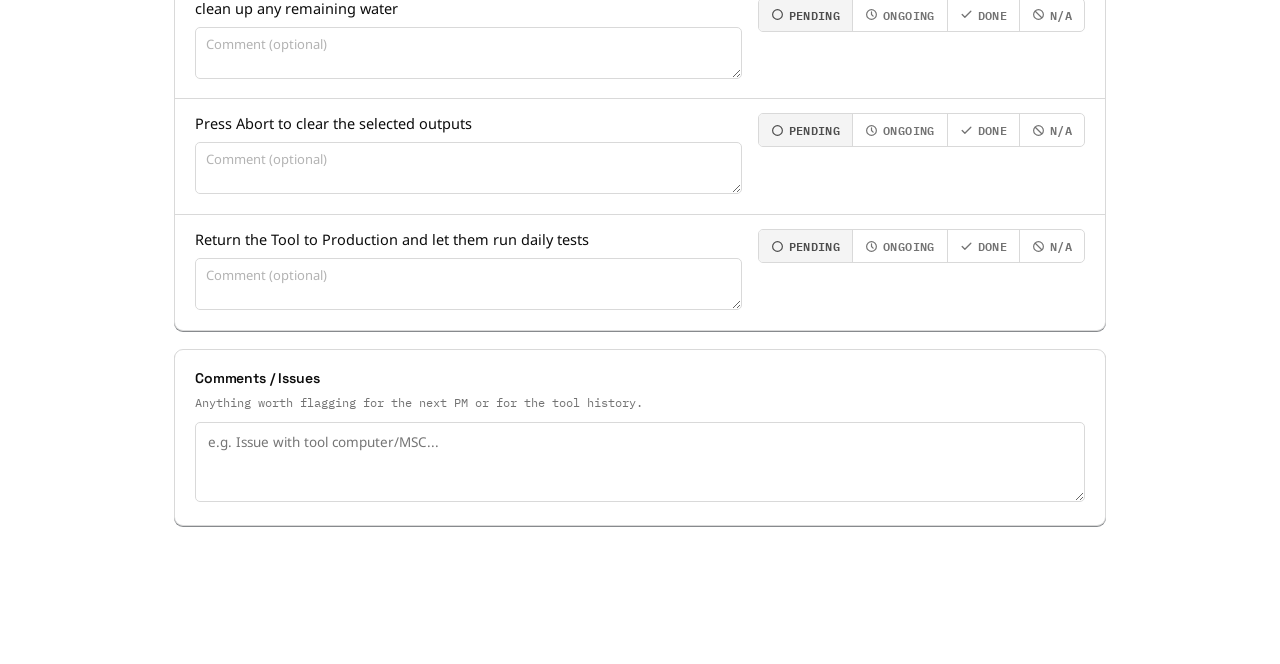
<file: PM_Webappv1.0/sheets/fsi-zeta-spraypattern-check/index.html>
<!DOCTYPE html>
<html lang="en">
<head>
  <meta charset="UTF-8">
  <meta name="viewport" content="width=device-width, initial-scale=1.0">
  <title>Weekly Spray Pattern Check - FSI Zeta</title>
  <!-- Gespeichertes Theme (oder "hitachi" als Standard) SOFORT setzen, bevor
       irgendetwas gezeichnet wird — sonst würde man kurz das falsche Theme
       aufblitzen sehen. -->
  <script>
    (function () {
      var t = localStorage.getItem("pm-theme") || "hitachi";
      if (t !== "industrial") document.documentElement.setAttribute("data-theme", t);
    })();
  </script>
  <!-- Schriften: Space Grotesk (Überschriften/UI) + IBM Plex Sans (Fließtext) + IBM Plex Mono (Messwerte/Labels) -->
  <link rel="preconnect" href="https://fonts.googleapis.com">
  <link rel="preconnect" href="https://fonts.gstatic.com" crossorigin>
  <link rel="stylesheet" href="https://fonts.googleapis.com/css2?family=Space+Grotesk:wght@500;600;700&family=Noto+Sans:wght@400;500;600&family=IBM+Plex+Mono:wght@400;500;600&display=swap">
  <!-- Gemeinsames Stylesheet, liegt zwei Ordner höher unter assets/ -->
  <link rel="stylesheet" href="../../assets/styles.css">
</head>
<body>
  <!-- Diese Seite ist nur eine dünne Hülle: der eigentliche Inhalt wird von
       sheet-runtime.js zur Laufzeit hier hineingebaut. -->
  <div id="pm-root" class="app-shell"></div>

  <!-- Reihenfolge wichtig: erst Icons, dann die Daten für dieses Sheet,
       dann die Runtime, die beides zusammen zu einer Seite zusammenbaut. -->
  <script src="../../assets/icons.js"></script>
  <script src="data.js"></script>
  <script src="../../assets/sheet-runtime.js"></script>
  <script>
    // Startet die Runtime mit den Daten aus data.js (window.PM_SHEET).
    window.PM_RUNTIME.createRuntime(window.PM_SHEET).boot();
  </script>
  <!-- Baut den kleinen Theme-Umschalter unten rechts -->
  <script src="../../assets/theme.js"></script>
</body>
</html>
</file>
<file: root/assets/styles.css>
/* ===========================================================
   PM Sheets — shared design system
   Industrial spec-sheet aesthetic: Space Grotesk for structure,
   IBM Plex Sans for reading, IBM Plex Mono for anything numeric
   or label-like (this is a measurement sheet, so the mono voice
   is doing real work, not decoration). No emoji.
   =========================================================== */

/* Farb- und Abstandsvariablen, die im ganzen Stylesheet wiederverwendet werden. */
:root {
  /* Grautöne von dunkel (900) nach hell (100), für Text/Hintergründe */
  --ink-900: #10161d;
  --ink-800: #1c2530;
  --ink-700: #2a3644;
  --ink-600: #3d4c5e;
  --ink-400: #6b7a8d;
  --ink-300: #97a4b3;
  --ink-200: #c4ccd6;
  --ink-100: #e4e8ed;
  --paper: #f5f6f8;
  --card: #ffffff;
  --line: #dfe3e9;

  /* Farbe der dunklen Balken (Kopfleiste, Abschnitts-Titel, Aktionsleiste).
     Eigene Variable, getrennt von --ink-800, damit sie in dunklen Themes
     weiterhin dunkel bleiben kann, während --ink-800 (normaler Text) dort heller wird. */
  --bar-bg: #1c2530;

  /* Neutrale Hervorhebung für Hover-Zustände und den "Pending"-Knopf,
     ebenfalls eigene Variable, damit sie pro Theme sauber angepasst werden kann. */
  --hl-bg: #e4e8ed;
  --hl-fg: #3d4c5e;

  --accent: #2f6fed;
  --accent-ink: #ffffff;
  --accent-soft: #e8f0fe;

  /* Statusfarben: kräftig/knallig gewählt, damit "Done" und "Ongoing"
     auf einen Blick erkennbar sind (auch im PDF-Ausdruck). */
  --done-bg: #17a35a; /* Grün für erledigte Schritte */
  --done-fg: #ffffff;
  --done-dot: #17a35a;

  --ongoing-bg: #f5810c; /* Orange für laufende Schritte */
  --ongoing-fg: #ffffff;
  --ongoing-dot: #f5810c;

  --notneeded-bg: #eceff2; /* Grau für "nicht benötigt" */
  --notneeded-fg: #5b6776;
  --notneeded-dot: #97a4b3;

  --pending-bg: #ffffff; /* Neutral für "noch offen" */
  --pending-fg: #8a94a1;
  --pending-dot: #c4ccd6;

  /* Ampelfarbe für Messwert-Tabellen, wenn ein Wert die Spezifikation
     überschreitet (z.B. Lebensdauer-Limit erreicht). Bewusst nicht pro
     Theme unterschiedlich, wie die Status-Farben oben. */
  --bad-bg: #dc2626;
  --bad-fg: #ffffff;

  /* Etwas weicher abgerundet als ein reines Formblatt, aber immer noch
     zurückhaltend — keine "rounded-xl"-App-Optik. */
  --radius-sm: 5px;
  --radius-md: 7px;
  --radius-lg: 9px;

  /* Harte, kurze Schattenwürfe statt weicher Unschärfe — wirkt wie
     aufgelegtes Papier, nicht wie ein schwebendes Card-UI. */
  --shadow-sm: 0 1px 0 rgba(16, 22, 29, 0.5);
  --shadow-md: 2px 2px 0 rgba(16, 22, 29, 0.55);
  --shadow-lg: 3px 3px 0 rgba(16, 22, 29, 0.6);

  /* Schriften: klare Rollentrennung — Space Grotesk trägt Struktur
     (Marke, Überschriften, Buttons), Noto Sans trägt Fließtext (neutrale,
     humanistische Grotesk, wie sie auch auf hitachienergy.com verwendet
     wird), IBM Plex Mono trägt alles Numerische/Label-hafte (Messwerte,
     Kürzel, Status), passend zu einem Mess-/Prüfprotokoll. */
  --font-display: "Space Grotesk", "Arial Narrow", sans-serif;
  --font-body: "Noto Sans", "Segoe UI", sans-serif;
  --font-mono: "IBM Plex Mono", "Consolas", monospace;

  color-scheme: light;
}

/* ===========================================================
   Themes
   Jedes Theme überschreibt einfach dieselben Variablen von oben.
   Das Attribut data-theme="..." wird auf <html> gesetzt (siehe theme.js).
   Ohne Attribut gilt das Standard-Theme "Industrial Blue" von oben.
   Statusfarben (Done/Ongoing/...) bleiben bewusst in jedem Theme gleich,
   damit sie immer gleich aussehen — nur die Optik rundherum ändert sich.
   =========================================================== */

/* Hitachi Energy — an das echte Farbschema von hitachienergy.com angelehnt:
   reines Weiß, fast schwarzer Text, kräftiges Rot als Akzent. Die Werte
   (#fa0011, #0c0c0c, #fde7ea, #d9d9d9, #737373, #b3b3b3) stammen direkt aus
   dem CSS der echten Seite, nicht frei erfunden. */
:root[data-theme="hitachi"] {
  --ink-900: #0c0c0c;
  --ink-800: #0c0c0c;
  --ink-700: #262626;
  --ink-600: #4d4d4d;
  --ink-400: #737373;
  --ink-300: #b3b3b3;
  --paper: #ffffff;
  --card: #ffffff;
  --line: #d9d9d9;
  --bar-bg: #0c0c0c;
  --hl-bg: #f4f4f4;
  --hl-fg: #4d4d4d;
  --accent: #fa0011;
  --accent-soft: #fde7ea;
  --pending-bg: #ffffff;
  --pending-fg: #b3b3b3;
  color-scheme: light;
}

/* Dark — neutrales dunkles Theme, gleiche Blau-Akzentfarbe wie das Standard-Theme */
:root[data-theme="dark"] {
  --ink-900: #f7f9fb;
  --ink-800: #e6eaf0;
  --ink-700: #c7cdd6;
  --ink-600: #a9b1bc;
  --ink-400: #8b95a3;
  --ink-300: #5b6472;
  --paper: #12161c;
  --card: #181d25;
  --line: #2a323d;
  --bar-bg: #0d1116;
  --hl-bg: #232a33;
  --hl-fg: #e6eaf0;
  --accent: #4c8dff;
  --accent-ink: #0d1116; /* Akzentblau ist hell -> dunkler Text statt Weiß für genug Kontrast */
  --accent-soft: #1c2c4d;
  --pending-bg: #181d25;
  --pending-fg: #8b95a3;
  color-scheme: dark;
}

/* Tokyo Night — dunkles Theme mit dem bekannten Tokyo-Night-Blau */
:root[data-theme="tokyonight"] {
  --ink-900: #f4f5fb;
  --ink-800: #c0caf5;
  --ink-700: #a9b1d6;
  --ink-600: #9aa5ce;
  --ink-400: #737aa2;
  --ink-300: #565f89;
  --paper: #1a1b26;
  --card: #1f2335;
  --line: #29304d;
  --bar-bg: #16161e;
  --hl-bg: #2b3660;
  --hl-fg: #c0caf5;
  --accent: #7aa2f7;
  --accent-ink: #16161e; /* Akzentblau ist hell -> dunkler Text statt Weiß für genug Kontrast */
  --accent-soft: #2b3660;
  --pending-bg: #1f2335;
  --pending-fg: #565f89;
  color-scheme: dark;
}

/* Catppuccin (Mocha) — dunkles Theme mit dem Catppuccin-Mauve als Akzentfarbe */
:root[data-theme="catppuccin"] {
  --ink-900: #f5f6fb;
  --ink-800: #cdd6f4;
  --ink-700: #bac2de;
  --ink-600: #a6adc8;
  --ink-400: #9399b2;
  --ink-300: #6c7086;
  --paper: #1e1e2e;
  --card: #26273a;
  --line: #45475a;
  --bar-bg: #181825;
  --hl-bg: #313244;
  --hl-fg: #cdd6f4;
  --accent: #cba6f7;
  --accent-ink: #181825; /* Akzent-Mauve ist hell -> dunkler Text statt Weiß für genug Kontrast */
  --accent-soft: #3b3355;
  --pending-bg: #26273a;
  --pending-fg: #6c7086;
  color-scheme: dark;
}

* {
  box-sizing: border-box;
}

html, body {
  margin: 0;
  padding: 0;
}

body {
  font-family: var(--font-body);
  background: var(--paper);
  color: var(--ink-800);
  font-size: 15px;
  line-height: 1.45;
  -webkit-font-smoothing: antialiased;
}

h1, h2, h3, h4 {
  margin: 0;
  font-family: var(--font-display);
  font-weight: 600;
  letter-spacing: -0.01em;
}

button {
  font-family: inherit;
  cursor: pointer;
}

textarea, input, select {
  font-family: inherit;
  font-size: inherit;
}

/* Alles Numerische/Label-hafte läuft in der Mono-Stimme — Messwerte,
   Kürzel, Status, Feld-Labels: das gibt der Seite die Anmutung eines
   echten Prüfprotokolls statt einer generischen Formular-App. */
.meta-field label,
.section-head .section-count,
.status-btn,
.status-pill,
.readings-table thead th,
.readings-table .machine-col,
.reading-input,
.step-reference,
.section-legend,
.notes-card .hint,
.topbar-progress .pct,
.sheet-subtitle {
  font-family: var(--font-mono);
}

a {
  color: var(--accent);
}

/* ---------- Layout shell ---------- */

.app-shell {
  min-height: 100vh;
  display: flex;
  flex-direction: column;
}

.app-topbar {
  /* Feine diagonale Riefen über der Balkenfarbe — gebürstetes Metall statt
     Flachfarbe, aber ohne eine einzige neue Farbe einzuführen. */
  background:
    repeating-linear-gradient(
      -45deg,
      rgba(255, 255, 255, 0.035) 0px,
      rgba(255, 255, 255, 0.035) 1px,
      transparent 1px,
      transparent 7px
    ),
    var(--bar-bg);
  color: #fff;
  padding: 14px 24px;
  display: flex;
  align-items: center;
  gap: 20px;
  position: sticky;
  top: 0;
  z-index: 40;
  border-bottom: 2px solid var(--accent);
}

.app-topbar .brand {
  display: flex;
  align-items: center;
  gap: 10px;
  font-family: var(--font-display);
  font-weight: 600;
  font-size: 15px;
  letter-spacing: 0.02em;
  text-transform: uppercase;
  white-space: nowrap;
}

/* Titel/Untertitel mittig in der Kopfleiste, unabhängig von der Breite des
   Logos links und der Fortschrittsanzeige rechts. app-topbar ist "position:
   sticky", das reicht als Bezugspunkt für dieses absolut positionierte Element. */
.app-topbar .brand-text {
  position: absolute;
  left: 50%;
  top: 50%;
  transform: translate(-50%, -50%);
  text-align: center;
  pointer-events: none;
  max-width: 60%;
}

.app-topbar .brand .brand-mark {
  width: 28px;
  height: 28px;
  border-radius: var(--radius-sm);
  background: var(--accent);
  display: flex;
  align-items: center;
  justify-content: center;
  color: #fff;
  flex-shrink: 0;
}

/* Sonderfall für das echte Hitachi-Logo: kein farbiger Kreis, einfach das
   Wortmarken-Logo in seiner eigenen Breite (statt in eine 28x28-Box gezwungen). */
.app-topbar .brand .brand-mark.brand-mark--logo {
  width: auto;
  height: 15px;
  border-radius: 0;
  background: transparent;
}

.app-topbar .brand .brand-mark.brand-mark--logo svg {
  width: auto;
  height: 100%;
}

.app-topbar .sheet-title {
  font-family: var(--font-display);
  font-size: 16px;
  font-weight: 600;
  letter-spacing: 0.01em;
  overflow: hidden;
  text-overflow: ellipsis;
  white-space: nowrap;
}

.app-topbar .sheet-subtitle {
  color: var(--ink-200);
  font-size: 11.5px;
  font-weight: 400;
  letter-spacing: 0.02em;
}

.topbar-progress {
  margin-left: auto;
  display: flex;
  align-items: center;
  gap: 12px;
  min-width: 200px;
}

.topbar-progress .bar-track {
  width: 140px;
  height: 6px;
  border-radius: 4px;
  background: rgba(255, 255, 255, 0.18);
  overflow: hidden;
}

.topbar-progress .bar-fill {
  height: 100%;
  /* nutzt die Akzentfarbe, damit der Fortschrittsbalken zu jedem Theme passt */
  background: var(--accent);
  border-radius: 4px;
  transition: width 0.25s ease;
}

.topbar-progress .pct {
  font-size: 13px;
  font-weight: 600;
  color: var(--ink-100);
  white-space: nowrap;
}

.app-main {
  flex: 1;
  /* min-width:0 überschreibt die Standard-Mindestbreite von Flex-Kindern
     (die sich sonst am Inhalt orientiert) — ohne das würde eine breite
     Messwert-Tabelle die ganze Seite aufblasen, statt selbst zu scrollen. */
  min-width: 0;
  width: 100%;
  max-width: 980px;
  margin: 0 auto;
  padding: 24px 24px 120px;
}

/* ---------- Meta bar ---------- */

.meta-card {
  background: var(--card);
  border: 1px solid var(--line);
  border-radius: var(--radius-lg);
  box-shadow: var(--shadow-sm);
  padding: 18px 20px;
  margin-bottom: 22px;
  display: grid;
  grid-template-columns: repeat(auto-fit, minmax(160px, 1fr));
  gap: 14px 18px;
}

.meta-field {
  display: flex;
  flex-direction: column;
  gap: 5px;
}

.meta-field label {
  font-size: 11.5px;
  font-weight: 600;
  text-transform: uppercase;
  letter-spacing: 0.04em;
  color: var(--ink-400);
}

.meta-field input,
.meta-field select {
  border: 1px solid var(--line);
  border-radius: var(--radius-sm);
  padding: 8px 10px;
  font-size: 14px;
  color: var(--ink-800);
  background: var(--paper);
}

.meta-field input:focus,
.meta-field select:focus {
  outline: none;
  border-color: var(--accent);
  box-shadow: 0 0 0 3px var(--accent-soft);
}

.meta-field.readonly input {
  background: var(--hl-bg);
  color: var(--hl-fg);
}

/* ---------- Sections ---------- */

.section-card {
  background: var(--card);
  border: 1px solid var(--line);
  border-radius: var(--radius-lg);
  box-shadow: var(--shadow-sm);
  margin-bottom: 18px;
  overflow: hidden;
}

.section-head {
  display: flex;
  align-items: center;
  gap: 12px;
  padding: 14px 20px;
  background:
    repeating-linear-gradient(
      -45deg,
      rgba(255, 255, 255, 0.035) 0px,
      rgba(255, 255, 255, 0.035) 1px,
      transparent 1px,
      transparent 7px
    ),
    var(--bar-bg);
  color: #fff;
  border-left: 3px solid var(--accent);
}

.section-head h2 {
  font-size: 13.5px;
  font-weight: 600;
  letter-spacing: 0.05em;
  text-transform: uppercase;
  flex: 1;
}

.section-head .section-count {
  font-size: 12px;
  color: var(--ink-200);
  font-weight: 500;
  white-space: nowrap;
}

.step-row {
  display: grid;
  grid-template-columns: 1fr auto;
  align-items: start;
  gap: 12px 16px;
  padding: 14px 20px;
  border-top: 1px solid var(--line);
}

.step-row:first-of-type {
  border-top: none;
}

.step-main {
  min-width: 0;
}

.step-text {
  font-size: 14.5px;
  color: var(--ink-800);
  line-height: 1.45;
  display: flex;
  align-items: flex-start;
  gap: 7px;
}

/* Hervorgehobene Hinweis-Zeile (step.kind === "callout"), z.B. eine
   Sicherheits-/Vorbereitungs-Warnung, die im Original-Excel rot markiert war.
   Nutzt die gleiche rote Farbe wie überschrittene Messwerte (--bad-bg), nicht
   das Orange von "Ongoing" — sonst würde das mit dem Status verwechselbar. */
.step-row--callout {
  background: var(--bad-bg);
}

.step-row--callout .step-text {
  color: var(--bad-fg);
  font-weight: 600;
}

.step-row--callout .step-text svg {
  flex-shrink: 0;
  margin-top: 2px;
}

.step-row--callout .step-comment {
  background: rgba(255, 255, 255, 0.6);
}

.step-reference {
  margin-top: 6px;
  display: inline-flex;
  align-items: flex-start;
  gap: 6px;
  font-size: 12.5px;
  color: var(--ink-400);
  background: var(--paper);
  border: 1px solid var(--line);
  border-radius: var(--radius-sm);
  padding: 5px 9px;
}

.step-reference svg {
  flex-shrink: 0;
  margin-top: 1px;
}

.step-comment {
  margin-top: 8px;
  width: 100%;
  border: 1px solid var(--line);
  border-radius: var(--radius-sm);
  padding: 7px 10px;
  font-size: 13px;
  color: var(--ink-700);
  resize: vertical;
  min-height: 34px;
  background: var(--paper);
}

.step-comment::placeholder {
  color: var(--ink-300);
}

.step-comment:focus {
  outline: none;
  border-color: var(--accent);
  box-shadow: 0 0 0 3px var(--accent-soft);
  background: #fff;
}

/* ---------- Status control ---------- */

.status-control {
  display: flex;
  border: 1px solid var(--line);
  border-radius: var(--radius-sm);
  overflow: hidden;
  background: var(--paper);
  flex-shrink: 0;
}

.status-btn {
  border: none;
  background: transparent;
  padding: 6px 12px;
  font-size: 11.5px;
  font-weight: 600;
  letter-spacing: 0.03em;
  text-transform: uppercase;
  color: var(--ink-400);
  display: flex;
  align-items: center;
  gap: 5px;
  white-space: nowrap;
  border-right: 1px solid var(--line);
  transition: background 0.12s ease, color 0.12s ease;
}

.status-btn:last-child {
  border-right: none;
}

.status-btn svg {
  width: 13px;
  height: 13px;
}

.status-btn:hover {
  background: var(--hl-bg);
}

.status-btn.active[data-state="done"] {
  background: var(--done-bg);
  color: var(--done-fg);
}

.status-btn.active[data-state="ongoing"] {
  background: var(--ongoing-bg);
  color: var(--ongoing-fg);
}

.status-btn.active[data-state="notneeded"] {
  background: var(--notneeded-bg);
  color: var(--notneeded-fg);
}

.status-btn.active[data-state="pending"] {
  background: var(--hl-bg);
  color: var(--hl-fg);
}

.status-pill {
  display: none; /* am Bildschirm unsichtbar — dort übernehmen die Status-Knöpfe die Anzeige;
                     dieses "Pill" wird nur beim Drucken (siehe @media print unten) eingeblendet */
  align-items: center;
  gap: 5px;
  font-size: 12px;
  font-weight: 600;
  letter-spacing: 0.03em;
  text-transform: uppercase;
  padding: 3px 10px;
  border-radius: var(--radius-sm);
}

.status-pill[data-state="done"] { background: var(--done-bg); color: var(--done-fg); }
.status-pill[data-state="ongoing"] { background: var(--ongoing-bg); color: var(--ongoing-fg); }
.status-pill[data-state="notneeded"] { background: var(--notneeded-bg); color: var(--notneeded-fg); }
.status-pill[data-state="pending"] { background: var(--pending-bg); color: var(--pending-fg); border: 1px dashed var(--ink-200); }

/* ---------- Readings tables (Messwert-Abschnitte, z.B. "ASM Lifetime") ---------- */

/* Kleine Hinweisleiste unter dem Abschnitts-Titel mit der Spezifikation/Legende
   für die ganze Tabelle (statt einer Referenz-Notiz pro Zeile wie bei Checklisten). */
.section-legend {
  display: flex;
  align-items: flex-start;
  gap: 8px;
  padding: 10px 20px;
  font-size: 12.5px;
  color: var(--ink-400);
  border-top: 1px solid var(--line);
  background: var(--paper);
}

.section-legend svg {
  flex-shrink: 0;
  margin-top: 2px;
}

.readings-table-wrap {
  overflow-x: auto;
}

.readings-table {
  width: 100%;
  /* table-layout: fixed, damit alle Werte-Spalten gleich breit sind. Ohne das
     verteilt der Browser übrige Breite ungleichmäßig (die Spalte mit dem
     ersten ausgefüllten Wert wirkt dann riesig, leere Spalten bleiben winzig). */
  table-layout: fixed;
  border-collapse: collapse;
  font-size: 13.5px;
}

.readings-table th,
.readings-table td {
  padding: 9px 14px;
  text-align: center;
  border-top: 1px solid var(--line);
  white-space: nowrap;
}

.readings-table thead th {
  border-top: none;
  text-align: center;
  font-size: 11.5px;
  font-weight: 600;
  text-transform: uppercase;
  letter-spacing: 0.03em;
  color: var(--ink-400);
  padding-top: 12px;
  padding-bottom: 12px;
}

.readings-table thead th .unit {
  text-transform: none;
  font-weight: 400;
  letter-spacing: normal;
}

.readings-table .machine-col {
  width: 110px;
  text-align: left;
  font-weight: 600;
  color: var(--ink-800);
  white-space: nowrap;
}

.reading-cell {
  min-width: 90px;
}

.reading-cell--na {
  color: var(--ink-300);
  font-size: 12.5px;
}

.reading-input {
  width: 100%;
  max-width: 90px;
  text-align: center;
  border: 1px solid var(--line);
  border-radius: var(--radius-sm);
  padding: 6px 4px;
  font-size: 13.5px;
  color: var(--ink-800);
  background: var(--paper);
}

.reading-input:focus {
  outline: none;
  border-color: var(--accent);
  box-shadow: 0 0 0 3px var(--accent-soft);
  background: #fff;
}

/* Ampelfarben: sobald ein Wert gegen die Spezifikation geprüft werden konnte,
   färbt sich die ganze Zelle ein (nicht nur das Eingabefeld) — genau wie im Excel. */
.reading-cell[data-reading-status="ok"] {
  background: color-mix(in srgb, var(--done-bg) 16%, transparent);
}
.reading-cell[data-reading-status="ok"] .reading-input {
  border-color: var(--done-bg);
  color: var(--ink-800);
}

.reading-cell[data-reading-status="warn"] {
  background: color-mix(in srgb, var(--ongoing-bg) 18%, transparent);
}
.reading-cell[data-reading-status="warn"] .reading-input {
  border-color: var(--ongoing-bg);
}

.reading-cell[data-reading-status="bad"] {
  background: color-mix(in srgb, var(--bad-bg) 18%, transparent);
}
.reading-cell[data-reading-status="bad"] .reading-input {
  border-color: var(--bad-bg);
  font-weight: 700;
}

/* Zahlen-Spinner der Browser ausblenden — sieht in dieser dichten Tabelle unruhig aus. */
.reading-input::-webkit-inner-spin-button,
.reading-input::-webkit-outer-spin-button {
  -webkit-appearance: none;
  margin: 0;
}
.reading-input[type="number"] {
  -moz-appearance: textfield;
}

/* ---------- Notes footer ---------- */

.notes-card {
  background: var(--card);
  border: 1px solid var(--line);
  border-radius: var(--radius-lg);
  box-shadow: var(--shadow-sm);
  padding: 18px 20px;
  margin-bottom: 18px;
}

.notes-card h2 {
  font-size: 14px;
  margin-bottom: 10px;
}

.notes-card textarea {
  width: 100%;
  min-height: 80px;
  border: 1px solid var(--line);
  border-radius: var(--radius-sm);
  padding: 10px 12px;
  font-size: 13.5px;
  color: var(--ink-700);
  resize: vertical;
  background: var(--paper);
}

.notes-card textarea:focus {
  outline: none;
  border-color: var(--accent);
  box-shadow: 0 0 0 3px var(--accent-soft);
  background: #fff;
}

.notes-card .hint {
  font-size: 12px;
  color: var(--ink-400);
  margin-top: -4px;
  margin-bottom: 10px;
}

/* ---------- Action bar ---------- */

.action-bar {
  position: fixed;
  bottom: 20px;
  left: 50%;
  transform: translateX(-50%);
  display: flex;
  align-items: center;
  gap: 8px;
  background: var(--bar-bg);
  border-radius: var(--radius-sm);
  border-top: 2px solid var(--accent);
  padding: 8px 10px 8px 18px;
  box-shadow: var(--shadow-lg);
  z-index: 50;
}

.action-bar .save-state {
  font-family: var(--font-mono);
  font-size: 11.5px;
  color: var(--ink-200);
  margin-right: 6px;
  white-space: nowrap;
}

.btn {
  display: inline-flex;
  align-items: center;
  gap: 7px;
  border: none;
  border-radius: var(--radius-sm);
  padding: 9px 16px;
  font-family: var(--font-display);
  font-size: 13px;
  font-weight: 600;
  letter-spacing: 0.02em;
  transition: transform 0.08s ease, filter 0.12s ease;
}

.btn:active {
  transform: scale(0.97);
}

.btn-primary {
  background: var(--accent);
  /* eigene Variable statt festem Weiß, da manche Theme-Akzentfarben zu hell
     für weißen Text sind (z.B. das helle Blau/Mauve bei den dunklen Themes) */
  color: var(--accent-ink);
}

.btn-primary:hover {
  filter: brightness(1.08);
}

.btn-ghost {
  background: rgba(255, 255, 255, 0.08);
  color: var(--ink-100);
}

.btn-ghost:hover {
  background: rgba(255, 255, 255, 0.16);
}

.btn svg {
  width: 15px;
  height: 15px;
}

/* ---------- Landing page ---------- */

.landing-main {
  max-width: 880px;
  margin: 0 auto;
  padding: 48px 24px 80px;
}

.landing-header {
  margin-bottom: 32px;
}

.landing-header h1 {
  font-size: 26px;
  margin-bottom: 6px;
}

.landing-header p {
  color: var(--ink-400);
  font-size: 14.5px;
}

.sheet-grid {
  display: grid;
  grid-template-columns: repeat(auto-fill, minmax(240px, 1fr));
  gap: 16px;
}

.sheet-card {
  display: block;
  background: var(--card);
  border: 1px solid var(--line);
  border-radius: var(--radius-lg);
  padding: 20px;
  box-shadow: var(--shadow-sm);
  text-decoration: none;
  color: inherit;
  transition: box-shadow 0.15s ease, transform 0.15s ease, border-color 0.15s ease;
}

.sheet-card:hover {
  box-shadow: var(--shadow-md);
  transform: translateY(-2px);
  border-color: var(--accent);
}

.sheet-card .card-icon {
  width: 38px;
  height: 38px;
  border-radius: var(--radius-sm);
  background: var(--accent-soft);
  color: var(--accent);
  display: flex;
  align-items: center;
  justify-content: center;
  margin-bottom: 14px;
}

.sheet-card h3 {
  font-size: 15.5px;
  margin-bottom: 4px;
}

.sheet-card p {
  font-size: 13px;
  color: var(--ink-400);
  margin: 0;
}

.sheet-card.placeholder {
  opacity: 0.55;
  border-style: dashed;
}

.sheet-card.placeholder:hover {
  transform: none;
  box-shadow: var(--shadow-sm);
  border-color: var(--line);
}

/* ---------- Toast ---------- */

.toast {
  position: fixed;
  bottom: 84px;
  left: 50%;
  transform: translateX(-50%) translateY(8px);
  background: var(--ink-900);
  color: #fff;
  font-size: 13px;
  padding: 9px 16px;
  border-radius: var(--radius-sm);
  box-shadow: var(--shadow-md);
  opacity: 0;
  pointer-events: none;
  transition: opacity 0.2s ease, transform 0.2s ease;
  z-index: 60;
}

.toast.visible {
  opacity: 1;
  transform: translateX(-50%) translateY(0);
}

/* ---------- Theme-Umschalter (schwebender Knopf unten rechts) ---------- */

.theme-switcher {
  position: fixed;
  bottom: 20px;
  right: 20px;
  z-index: 70;
}

.theme-toggle-btn {
  width: 40px;
  height: 40px;
  border-radius: var(--radius-sm);
  border: none;
  border-top: 2px solid var(--accent);
  background: var(--bar-bg);
  color: #fff;
  display: flex;
  align-items: center;
  justify-content: center;
  box-shadow: var(--shadow-lg);
}

.theme-toggle-btn:hover {
  filter: brightness(1.15);
}

/* Das kleine Auswahlfenster mit den Theme-Optionen, klappt über dem Knopf auf. */
.theme-panel {
  position: absolute;
  bottom: 54px;
  right: 0;
  width: 210px;
  background: var(--card);
  border: 1px solid var(--line);
  border-radius: var(--radius-md);
  box-shadow: var(--shadow-lg);
  padding: 6px;
  display: none;
}

.theme-panel.open {
  display: block;
}

.theme-option {
  display: flex;
  align-items: center;
  gap: 10px;
  padding: 8px 9px;
  border-radius: var(--radius-sm);
  font-size: 13px;
  color: var(--ink-800);
}

.theme-option:hover {
  background: var(--hl-bg);
}

.theme-option.active {
  font-weight: 600;
}

/* Kleiner Kreis mit drei Farbstreifen als Vorschau des jeweiligen Themes. */
.theme-swatch {
  display: flex;
  width: 20px;
  height: 20px;
  border-radius: 50%;
  overflow: hidden;
  flex-shrink: 0;
  box-shadow: inset 0 0 0 1px rgba(0, 0, 0, 0.15);
}

.theme-swatch span {
  flex: 1;
  height: 100%;
}

.theme-option .check {
  margin-left: auto;
  color: var(--accent);
  display: none;
  flex-shrink: 0;
}

.theme-option.active .check {
  display: inline-flex;
}

/* ---------- Print (Regeln, die nur beim Drucken/PDF-Export gelten) ---------- */

@media print {
  /* WICHTIG: Der PDF-Export soll immer gleich (hell) aussehen, egal welches
     Theme gerade auf dem Bildschirm aktiv ist — sonst würde z.B. bei einem
     dunklen Theme dunkler Hintergrund mit hellem (kaum lesbarem!) Text
     gedruckt werden. Darum hier alle Theme-Variablen fest auf die
     Standardwerte zurücksetzen. !important, weil die Theme-Regeln in
     styles.css (z.B. :root[data-theme="dark"]) sonst durch ihre höhere
     Selektor-Genauigkeit gewinnen würden. */
  :root {
    --ink-900: #10161d !important;
    --ink-800: #1c2530 !important;
    --ink-700: #2a3644 !important;
    --ink-600: #3d4c5e !important;
    --ink-400: #6b7a8d !important;
    --ink-300: #97a4b3 !important;
    --paper: #ffffff !important;
    --card: #ffffff !important;
    --line: #cfd5dc !important;
    --bar-bg: #2a3644 !important;
    --hl-bg: #eceff2 !important;
    --hl-fg: #3d4c5e !important;
    --accent: #2f6fed !important;
    --accent-ink: #ffffff !important;
    --accent-soft: #e8f0fe !important;
    --pending-bg: #ffffff !important;
    --pending-fg: #8a94a1 !important;
  }

  @page {
    margin: 9mm 10mm;
  }

  body {
    background: #fff;
    font-size: 8.5px;
    line-height: 1.25;
  }

  .app-topbar,
  .action-bar,
  .toast,
  .status-control,
  .no-print {
    display: none !important;
  }

  .app-main {
    max-width: 100%;
    padding: 0;
    margin: 0;
  }

  .meta-card {
    box-shadow: none;
    border: 1px solid #cfd5dc;
    border-radius: 4px;
    padding: 6px 10px;
    gap: 4px 14px;
    margin-bottom: 6px;
  }

  .meta-field label {
    font-size: 7px;
    margin-bottom: 1px;
  }

  .meta-field input,
  .meta-field select {
    border: none;
    border-bottom: 1px solid #cfd5dc;
    border-radius: 0;
    background: transparent;
    padding: 1px 0;
    font-size: 8.5px;
  }

  .section-card {
    box-shadow: none;
    border: 1px solid #cfd5dc;
    border-radius: 4px;
    margin-bottom: 4px;
    /* Bewusst KEIN break-inside:avoid — wenn ganze Abschnitte nicht auf eine
       Seite passen durften, sprang jeder zu große Abschnitt komplett auf die
       nächste Seite (dadurch wurden aus dem PDF 5 statt 1-2 Seiten). Wenn
       Abschnitte über die Seite hinweg umbrechen dürfen, bleibt es kompakt. */
  }

  .section-head {
    background: #2a3644 !important;
    color: #fff !important;
    -webkit-print-color-adjust: exact;
    print-color-adjust: exact;
    padding: 3px 10px;
  }

  .section-head h2 {
    font-size: 9px;
  }

  .section-head .section-count {
    font-size: 7px;
  }

  .step-row {
    padding: 2px 10px;
    gap: 4px 10px;
    break-inside: avoid;
    page-break-inside: avoid;
  }

  .step-text {
    font-size: 8.5px;
    line-height: 1.25;
  }

  .step-reference {
    margin-top: 1px;
    padding: 0;
    border: none;
    background: transparent;
    font-size: 7.5px;
    gap: 3px;
  }

  .step-reference svg {
    display: none;
  }

  .status-pill {
    -webkit-print-color-adjust: exact;
    print-color-adjust: exact;
    display: inline-flex !important;
    font-size: 7.5px;
    padding: 1px 8px;
    font-weight: 700;
  }

  .step-comment {
    border: none;
    background: transparent;
    padding: 0;
    margin-top: 1px;
    min-height: 0;
    resize: none;
    font-size: 8px;
  }

  .step-comment:placeholder-shown {
    display: none;
  }

  .step-row--callout {
    -webkit-print-color-adjust: exact;
    print-color-adjust: exact;
  }

  .section-legend {
    padding: 3px 10px;
    font-size: 7.5px;
    gap: 4px;
  }

  .section-legend svg {
    display: none;
  }

  .readings-table {
    font-size: 7.5px;
  }

  .readings-table th,
  .readings-table td {
    padding: 3px 6px;
  }

  .readings-table thead th {
    font-size: 6.5px;
    padding-top: 4px;
    padding-bottom: 4px;
  }

  .reading-input {
    border: none;
    background: transparent;
    padding: 0;
    font-size: 7.5px;
    /* max-width bewusst NICHT entfernen: ohne Begrenzung zieht sich die
       Ampelfarbe der Zelle über die ganze (sehr breite) Tabellenspalte statt
       nur um die Zahl herum. */
    max-width: 60px;
  }

  .reading-cell,
  .reading-cell--na {
    -webkit-print-color-adjust: exact;
    print-color-adjust: exact;
  }

  .notes-card {
    box-shadow: none;
    border: 1px solid #cfd5dc;
    border-radius: 4px;
    padding: 6px 10px;
    margin-bottom: 0;
  }

  .notes-card h2 {
    font-size: 9px;
  }

  .notes-card .hint {
    display: none;
  }

  .notes-card textarea {
    min-height: 22px;
    font-size: 8px;
    padding: 4px 6px;
  }

  a {
    color: inherit;
    text-decoration: none;
  }
}
</file>
<file: AI_Edition/assets/styles.css>
/* ===========================================================
   PM Sheets — shared design system
   Industrial spec-sheet aesthetic: Space Grotesk for structure,
   IBM Plex Sans for reading, IBM Plex Mono for anything numeric
   or label-like (this is a measurement sheet, so the mono voice
   is doing real work, not decoration). No emoji.
   =========================================================== */

/* Farb- und Abstandsvariablen, die im ganzen Stylesheet wiederverwendet werden. */
:root {
  /* Grautöne von dunkel (900) nach hell (100), für Text/Hintergründe */
  --ink-900: #10161d;
  --ink-800: #1c2530;
  --ink-700: #2a3644;
  --ink-600: #3d4c5e;
  --ink-400: #6b7a8d;
  --ink-300: #97a4b3;
  --ink-200: #c4ccd6;
  --ink-100: #e4e8ed;
  --paper: #f5f6f8;
  --card: #ffffff;
  --line: #dfe3e9;

  /* Farbe der dunklen Balken (Kopfleiste, Abschnitts-Titel, Aktionsleiste).
     Eigene Variable, getrennt von --ink-800, damit sie in dunklen Themes
     weiterhin dunkel bleiben kann, während --ink-800 (normaler Text) dort heller wird. */
  --bar-bg: #1c2530;

  /* Neutrale Hervorhebung für Hover-Zustände und den "Pending"-Knopf,
     ebenfalls eigene Variable, damit sie pro Theme sauber angepasst werden kann. */
  --hl-bg: #e4e8ed;
  --hl-fg: #3d4c5e;

  --accent: #2f6fed;
  --accent-ink: #ffffff;
  --accent-soft: #e8f0fe;

  /* Statusfarben: kräftig/knallig gewählt, damit "Done" und "Ongoing"
     auf einen Blick erkennbar sind (auch im PDF-Ausdruck). */
  --done-bg: #17a35a; /* Grün für erledigte Schritte */
  --done-fg: #ffffff;
  --done-dot: #17a35a;

  --ongoing-bg: #f5810c; /* Orange für laufende Schritte */
  --ongoing-fg: #ffffff;
  --ongoing-dot: #f5810c;

  --notneeded-bg: #eceff2; /* Grau für "nicht benötigt" */
  --notneeded-fg: #5b6776;
  --notneeded-dot: #97a4b3;

  --pending-bg: #ffffff; /* Neutral für "noch offen" */
  --pending-fg: #8a94a1;
  --pending-dot: #c4ccd6;

  /* Ampelfarbe für Messwert-Tabellen, wenn ein Wert die Spezifikation
     überschreitet (z.B. Lebensdauer-Limit erreicht). Bewusst nicht pro
     Theme unterschiedlich, wie die Status-Farben oben. */
  --bad-bg: #dc2626;
  --bad-fg: #ffffff;

  /* Etwas weicher abgerundet als ein reines Formblatt, aber immer noch
     zurückhaltend — keine "rounded-xl"-App-Optik. */
  --radius-sm: 5px;
  --radius-md: 7px;
  --radius-lg: 9px;

  /* Harte, kurze Schattenwürfe statt weicher Unschärfe — wirkt wie
     aufgelegtes Papier, nicht wie ein schwebendes Card-UI. */
  --shadow-sm: 0 1px 0 rgba(16, 22, 29, 0.5);
  --shadow-md: 2px 2px 0 rgba(16, 22, 29, 0.55);
  --shadow-lg: 3px 3px 0 rgba(16, 22, 29, 0.6);

  /* Schriften: klare Rollentrennung — Space Grotesk trägt Struktur
     (Marke, Überschriften, Buttons), Noto Sans trägt Fließtext (neutrale,
     humanistische Grotesk, wie sie auch auf hitachienergy.com verwendet
     wird), IBM Plex Mono trägt alles Numerische/Label-hafte (Messwerte,
     Kürzel, Status), passend zu einem Mess-/Prüfprotokoll. */
  --font-display: "Space Grotesk", "Arial Narrow", sans-serif;
  --font-body: "Noto Sans", "Segoe UI", sans-serif;
  --font-mono: "IBM Plex Mono", "Consolas", monospace;

  color-scheme: light;
}

/* ===========================================================
   Themes
   Jedes Theme überschreibt einfach dieselben Variablen von oben.
   Das Attribut data-theme="..." wird auf <html> gesetzt (siehe theme.js).
   Ohne Attribut gilt das Standard-Theme "Industrial Blue" von oben.
   Statusfarben (Done/Ongoing/...) bleiben bewusst in jedem Theme gleich,
   damit sie immer gleich aussehen — nur die Optik rundherum ändert sich.
   =========================================================== */

/* Hitachi Energy — an das echte Farbschema von hitachienergy.com angelehnt:
   reines Weiß, fast schwarzer Text, kräftiges Rot als Akzent. Die Werte
   (#fa0011, #0c0c0c, #fde7ea, #d9d9d9, #737373, #b3b3b3) stammen direkt aus
   dem CSS der echten Seite, nicht frei erfunden. */
:root[data-theme="hitachi"] {
  --ink-900: #0c0c0c;
  --ink-800: #0c0c0c;
  --ink-700: #262626;
  --ink-600: #4d4d4d;
  --ink-400: #737373;
  --ink-300: #b3b3b3;
  --paper: #ffffff;
  --card: #ffffff;
  --line: #d9d9d9;
  --bar-bg: #0c0c0c;
  --hl-bg: #f4f4f4;
  --hl-fg: #4d4d4d;
  --accent: #fa0011;
  --accent-soft: #fde7ea;
  --pending-bg: #ffffff;
  --pending-fg: #b3b3b3;
  color-scheme: light;
}

/* Dark — neutrales dunkles Theme, gleiche Blau-Akzentfarbe wie das Standard-Theme */
:root[data-theme="dark"] {
  --ink-900: #f7f9fb;
  --ink-800: #e6eaf0;
  --ink-700: #c7cdd6;
  --ink-600: #a9b1bc;
  --ink-400: #8b95a3;
  --ink-300: #5b6472;
  --paper: #12161c;
  --card: #181d25;
  --line: #2a323d;
  --bar-bg: #0d1116;
  --hl-bg: #232a33;
  --hl-fg: #e6eaf0;
  --accent: #4c8dff;
  --accent-ink: #0d1116; /* Akzentblau ist hell -> dunkler Text statt Weiß für genug Kontrast */
  --accent-soft: #1c2c4d;
  --pending-bg: #181d25;
  --pending-fg: #8b95a3;
  color-scheme: dark;
}

/* Tokyo Night — dunkles Theme mit dem bekannten Tokyo-Night-Blau */
:root[data-theme="tokyonight"] {
  --ink-900: #f4f5fb;
  --ink-800: #c0caf5;
  --ink-700: #a9b1d6;
  --ink-600: #9aa5ce;
  --ink-400: #737aa2;
  --ink-300: #565f89;
  --paper: #1a1b26;
  --card: #1f2335;
  --line: #29304d;
  --bar-bg: #16161e;
  --hl-bg: #2b3660;
  --hl-fg: #c0caf5;
  --accent: #7aa2f7;
  --accent-ink: #16161e; /* Akzentblau ist hell -> dunkler Text statt Weiß für genug Kontrast */
  --accent-soft: #2b3660;
  --pending-bg: #1f2335;
  --pending-fg: #565f89;
  color-scheme: dark;
}

/* Catppuccin (Mocha) — dunkles Theme mit dem Catppuccin-Mauve als Akzentfarbe */
:root[data-theme="catppuccin"] {
  --ink-900: #f5f6fb;
  --ink-800: #cdd6f4;
  --ink-700: #bac2de;
  --ink-600: #a6adc8;
  --ink-400: #9399b2;
  --ink-300: #6c7086;
  --paper: #1e1e2e;
  --card: #26273a;
  --line: #45475a;
  --bar-bg: #181825;
  --hl-bg: #313244;
  --hl-fg: #cdd6f4;
  --accent: #cba6f7;
  --accent-ink: #181825; /* Akzent-Mauve ist hell -> dunkler Text statt Weiß für genug Kontrast */
  --accent-soft: #3b3355;
  --pending-bg: #26273a;
  --pending-fg: #6c7086;
  color-scheme: dark;
}

* {
  box-sizing: border-box;
}

html, body {
  margin: 0;
  padding: 0;
}

body {
  font-family: var(--font-body);
  background: var(--paper);
  color: var(--ink-800);
  font-size: 15px;
  line-height: 1.45;
  -webkit-font-smoothing: antialiased;
}

h1, h2, h3, h4 {
  margin: 0;
  font-family: var(--font-display);
  font-weight: 600;
  letter-spacing: -0.01em;
}

button {
  font-family: inherit;
  cursor: pointer;
}

textarea, input, select {
  font-family: inherit;
  font-size: inherit;
}

/* Alles Numerische/Label-hafte läuft in der Mono-Stimme — Messwerte,
   Kürzel, Status, Feld-Labels: das gibt der Seite die Anmutung eines
   echten Prüfprotokolls statt einer generischen Formular-App. */
.meta-field label,
.section-head .section-count,
.status-btn,
.status-pill,
.readings-table thead th,
.readings-table .machine-col,
.reading-input,
.step-reference,
.section-legend,
.notes-card .hint,
.topbar-progress .pct,
.sheet-subtitle {
  font-family: var(--font-mono);
}

a {
  color: var(--accent);
}

/* ---------- Layout shell ---------- */

.app-shell {
  min-height: 100vh;
  display: flex;
  flex-direction: column;
}

.app-topbar {
  /* Feine diagonale Riefen über der Balkenfarbe — gebürstetes Metall statt
     Flachfarbe, aber ohne eine einzige neue Farbe einzuführen. */
  background:
    repeating-linear-gradient(
      -45deg,
      rgba(255, 255, 255, 0.035) 0px,
      rgba(255, 255, 255, 0.035) 1px,
      transparent 1px,
      transparent 7px
    ),
    var(--bar-bg);
  color: #fff;
  padding: 14px 24px;
  display: flex;
  align-items: center;
  gap: 20px;
  position: sticky;
  top: 0;
  z-index: 40;
  border-bottom: 2px solid var(--accent);
}

.app-topbar .brand {
  display: flex;
  align-items: center;
  gap: 10px;
  font-family: var(--font-display);
  font-weight: 600;
  font-size: 15px;
  letter-spacing: 0.02em;
  text-transform: uppercase;
  white-space: nowrap;
}

/* Titel/Untertitel mittig in der Kopfleiste, unabhängig von der Breite des
   Logos links und der Fortschrittsanzeige rechts. app-topbar ist "position:
   sticky", das reicht als Bezugspunkt für dieses absolut positionierte Element. */
.app-topbar .brand-text {
  position: absolute;
  left: 50%;
  top: 50%;
  transform: translate(-50%, -50%);
  text-align: center;
  pointer-events: none;
  max-width: 60%;
}

.app-topbar .brand .brand-mark {
  width: 28px;
  height: 28px;
  border-radius: var(--radius-sm);
  background: var(--accent);
  display: flex;
  align-items: center;
  justify-content: center;
  color: #fff;
  flex-shrink: 0;
}

/* Sonderfall für das echte Hitachi-Logo: kein farbiger Kreis, einfach das
   Wortmarken-Logo in seiner eigenen Breite (statt in eine 28x28-Box gezwungen). */
.app-topbar .brand .brand-mark.brand-mark--logo {
  width: auto;
  height: 15px;
  border-radius: 0;
  background: transparent;
}

.app-topbar .brand .brand-mark.brand-mark--logo svg {
  width: auto;
  height: 100%;
}

.app-topbar .sheet-title {
  font-family: var(--font-display);
  font-size: 16px;
  font-weight: 600;
  letter-spacing: 0.01em;
  overflow: hidden;
  text-overflow: ellipsis;
  white-space: nowrap;
}

.app-topbar .sheet-subtitle {
  color: var(--ink-200);
  font-size: 11.5px;
  font-weight: 400;
  letter-spacing: 0.02em;
}

.topbar-progress {
  margin-left: auto;
  display: flex;
  align-items: center;
  gap: 12px;
  min-width: 200px;
}

.topbar-progress .bar-track {
  width: 140px;
  height: 6px;
  border-radius: 4px;
  background: rgba(255, 255, 255, 0.18);
  overflow: hidden;
}

.topbar-progress .bar-fill {
  height: 100%;
  /* nutzt die Akzentfarbe, damit der Fortschrittsbalken zu jedem Theme passt */
  background: var(--accent);
  border-radius: 4px;
  transition: width 0.25s ease;
}

.topbar-progress .pct {
  font-size: 13px;
  font-weight: 600;
  color: var(--ink-100);
  white-space: nowrap;
}

.app-main {
  flex: 1;
  /* min-width:0 überschreibt die Standard-Mindestbreite von Flex-Kindern
     (die sich sonst am Inhalt orientiert) — ohne das würde eine breite
     Messwert-Tabelle die ganze Seite aufblasen, statt selbst zu scrollen. */
  min-width: 0;
  width: 100%;
  max-width: 980px;
  margin: 0 auto;
  padding: 24px 24px 120px;
}

/* ---------- Meta bar ---------- */

.meta-card {
  background: var(--card);
  border: 1px solid var(--line);
  border-radius: var(--radius-lg);
  box-shadow: var(--shadow-sm);
  padding: 18px 20px;
  margin-bottom: 22px;
  display: grid;
  grid-template-columns: repeat(auto-fit, minmax(160px, 1fr));
  gap: 14px 18px;
}

.meta-field {
  display: flex;
  flex-direction: column;
  gap: 5px;
}

.meta-field label {
  font-size: 11.5px;
  font-weight: 600;
  text-transform: uppercase;
  letter-spacing: 0.04em;
  color: var(--ink-400);
}

.meta-field input,
.meta-field select {
  border: 1px solid var(--line);
  border-radius: var(--radius-sm);
  padding: 8px 10px;
  font-size: 14px;
  color: var(--ink-800);
  background: var(--paper);
}

.meta-field input:focus,
.meta-field select:focus {
  outline: none;
  border-color: var(--accent);
  box-shadow: 0 0 0 3px var(--accent-soft);
}

.meta-field.readonly input {
  background: var(--hl-bg);
  color: var(--hl-fg);
}

/* ---------- Sections ---------- */

.section-card {
  background: var(--card);
  border: 1px solid var(--line);
  border-radius: var(--radius-lg);
  box-shadow: var(--shadow-sm);
  margin-bottom: 18px;
  overflow: hidden;
}

.section-head {
  display: flex;
  align-items: center;
  gap: 12px;
  padding: 14px 20px;
  background:
    repeating-linear-gradient(
      -45deg,
      rgba(255, 255, 255, 0.035) 0px,
      rgba(255, 255, 255, 0.035) 1px,
      transparent 1px,
      transparent 7px
    ),
    var(--bar-bg);
  color: #fff;
  border-left: 3px solid var(--accent);
}

.section-head h2 {
  font-size: 13.5px;
  font-weight: 600;
  letter-spacing: 0.05em;
  text-transform: uppercase;
  flex: 1;
}

.section-head .section-count {
  font-size: 12px;
  color: var(--ink-200);
  font-weight: 500;
  white-space: nowrap;
}

.step-row {
  display: grid;
  grid-template-columns: 1fr auto;
  align-items: start;
  gap: 12px 16px;
  padding: 14px 20px;
  border-top: 1px solid var(--line);
}

.step-row:first-of-type {
  border-top: none;
}

.step-main {
  min-width: 0;
}

.step-text {
  font-size: 14.5px;
  color: var(--ink-800);
  line-height: 1.45;
  display: flex;
  align-items: flex-start;
  gap: 7px;
}

/* Hervorgehobene Hinweis-Zeile (step.kind === "callout"), z.B. eine
   Sicherheits-/Vorbereitungs-Warnung, die im Original-Excel rot markiert war.
   Nutzt die gleiche rote Farbe wie überschrittene Messwerte (--bad-bg), nicht
   das Orange von "Ongoing" — sonst würde das mit dem Status verwechselbar. */
.step-row--callout {
  background: var(--bad-bg);
}

.step-row--callout .step-text {
  color: var(--bad-fg);
  font-weight: 600;
}

.step-row--callout .step-text svg {
  flex-shrink: 0;
  margin-top: 2px;
}

.step-row--callout .step-comment {
  background: rgba(255, 255, 255, 0.6);
}

.step-reference {
  margin-top: 6px;
  display: inline-flex;
  align-items: flex-start;
  gap: 6px;
  font-size: 12.5px;
  color: var(--ink-400);
  background: var(--paper);
  border: 1px solid var(--line);
  border-radius: var(--radius-sm);
  padding: 5px 9px;
}

.step-reference svg {
  flex-shrink: 0;
  margin-top: 1px;
}

.step-comment {
  margin-top: 8px;
  width: 100%;
  border: 1px solid var(--line);
  border-radius: var(--radius-sm);
  padding: 7px 10px;
  font-size: 13px;
  color: var(--ink-700);
  resize: vertical;
  min-height: 34px;
  background: var(--paper);
}

.step-comment::placeholder {
  color: var(--ink-300);
}

.step-comment:focus {
  outline: none;
  border-color: var(--accent);
  box-shadow: 0 0 0 3px var(--accent-soft);
  background: #fff;
}

/* ---------- Status control ---------- */

.status-control {
  display: flex;
  border: 1px solid var(--line);
  border-radius: var(--radius-sm);
  overflow: hidden;
  background: var(--paper);
  flex-shrink: 0;
}

.status-btn {
  border: none;
  background: transparent;
  padding: 6px 12px;
  font-size: 11.5px;
  font-weight: 600;
  letter-spacing: 0.03em;
  text-transform: uppercase;
  color: var(--ink-400);
  display: flex;
  align-items: center;
  gap: 5px;
  white-space: nowrap;
  border-right: 1px solid var(--line);
  transition: background 0.12s ease, color 0.12s ease;
}

.status-btn:last-child {
  border-right: none;
}

.status-btn svg {
  width: 13px;
  height: 13px;
}

.status-btn:hover {
  background: var(--hl-bg);
}

.status-btn.active[data-state="done"] {
  background: var(--done-bg);
  color: var(--done-fg);
}

.status-btn.active[data-state="ongoing"] {
  background: var(--ongoing-bg);
  color: var(--ongoing-fg);
}

.status-btn.active[data-state="notneeded"] {
  background: var(--notneeded-bg);
  color: var(--notneeded-fg);
}

.status-btn.active[data-state="pending"] {
  background: var(--hl-bg);
  color: var(--hl-fg);
}

.status-pill {
  display: none; /* am Bildschirm unsichtbar — dort übernehmen die Status-Knöpfe die Anzeige;
                     dieses "Pill" wird nur beim Drucken (siehe @media print unten) eingeblendet */
  align-items: center;
  gap: 5px;
  font-size: 12px;
  font-weight: 600;
  letter-spacing: 0.03em;
  text-transform: uppercase;
  padding: 3px 10px;
  border-radius: var(--radius-sm);
}

.status-pill[data-state="done"] { background: var(--done-bg); color: var(--done-fg); }
.status-pill[data-state="ongoing"] { background: var(--ongoing-bg); color: var(--ongoing-fg); }
.status-pill[data-state="notneeded"] { background: var(--notneeded-bg); color: var(--notneeded-fg); }
.status-pill[data-state="pending"] { background: var(--pending-bg); color: var(--pending-fg); border: 1px dashed var(--ink-200); }

/* ---------- Readings tables (Messwert-Abschnitte, z.B. "ASM Lifetime") ---------- */

/* Kleine Hinweisleiste unter dem Abschnitts-Titel mit der Spezifikation/Legende
   für die ganze Tabelle (statt einer Referenz-Notiz pro Zeile wie bei Checklisten). */
.section-legend {
  display: flex;
  align-items: flex-start;
  gap: 8px;
  padding: 10px 20px;
  font-size: 12.5px;
  color: var(--ink-400);
  border-top: 1px solid var(--line);
  background: var(--paper);
}

.section-legend svg {
  flex-shrink: 0;
  margin-top: 2px;
}

.readings-table-wrap {
  overflow-x: auto;
}

.readings-table {
  width: 100%;
  /* table-layout: fixed, damit alle Werte-Spalten gleich breit sind. Ohne das
     verteilt der Browser übrige Breite ungleichmäßig (die Spalte mit dem
     ersten ausgefüllten Wert wirkt dann riesig, leere Spalten bleiben winzig). */
  table-layout: fixed;
  border-collapse: collapse;
  font-size: 13.5px;
}

.readings-table th,
.readings-table td {
  padding: 9px 14px;
  text-align: center;
  border-top: 1px solid var(--line);
  white-space: nowrap;
}

.readings-table thead th {
  border-top: none;
  text-align: center;
  font-size: 11.5px;
  font-weight: 600;
  text-transform: uppercase;
  letter-spacing: 0.03em;
  color: var(--ink-400);
  padding-top: 12px;
  padding-bottom: 12px;
}

.readings-table thead th .unit {
  text-transform: none;
  font-weight: 400;
  letter-spacing: normal;
}

.readings-table .machine-col {
  width: 110px;
  text-align: left;
  font-weight: 600;
  color: var(--ink-800);
  white-space: nowrap;
}

.reading-cell {
  min-width: 90px;
}

.reading-cell--na {
  color: var(--ink-300);
  font-size: 12.5px;
}

.reading-input {
  width: 100%;
  max-width: 90px;
  text-align: center;
  border: 1px solid var(--line);
  border-radius: var(--radius-sm);
  padding: 6px 4px;
  font-size: 13.5px;
  color: var(--ink-800);
  background: var(--paper);
}

.reading-input:focus {
  outline: none;
  border-color: var(--accent);
  box-shadow: 0 0 0 3px var(--accent-soft);
  background: #fff;
}

/* Ampelfarben: sobald ein Wert gegen die Spezifikation geprüft werden konnte,
   färbt sich die ganze Zelle ein (nicht nur das Eingabefeld) — genau wie im Excel. */
.reading-cell[data-reading-status="ok"] {
  background: color-mix(in srgb, var(--done-bg) 16%, transparent);
}
.reading-cell[data-reading-status="ok"] .reading-input {
  border-color: var(--done-bg);
  color: var(--ink-800);
}

.reading-cell[data-reading-status="warn"] {
  background: color-mix(in srgb, var(--ongoing-bg) 18%, transparent);
}
.reading-cell[data-reading-status="warn"] .reading-input {
  border-color: var(--ongoing-bg);
}

.reading-cell[data-reading-status="bad"] {
  background: color-mix(in srgb, var(--bad-bg) 18%, transparent);
}
.reading-cell[data-reading-status="bad"] .reading-input {
  border-color: var(--bad-bg);
  font-weight: 700;
}

/* Zahlen-Spinner der Browser ausblenden — sieht in dieser dichten Tabelle unruhig aus. */
.reading-input::-webkit-inner-spin-button,
.reading-input::-webkit-outer-spin-button {
  -webkit-appearance: none;
  margin: 0;
}
.reading-input[type="number"] {
  -moz-appearance: textfield;
}

/* ---------- Notes footer ---------- */

.notes-card {
  background: var(--card);
  border: 1px solid var(--line);
  border-radius: var(--radius-lg);
  box-shadow: var(--shadow-sm);
  padding: 18px 20px;
  margin-bottom: 18px;
}

.notes-card h2 {
  font-size: 14px;
  margin-bottom: 10px;
}

.notes-card textarea {
  width: 100%;
  min-height: 80px;
  border: 1px solid var(--line);
  border-radius: var(--radius-sm);
  padding: 10px 12px;
  font-size: 13.5px;
  color: var(--ink-700);
  resize: vertical;
  background: var(--paper);
}

.notes-card textarea:focus {
  outline: none;
  border-color: var(--accent);
  box-shadow: 0 0 0 3px var(--accent-soft);
  background: #fff;
}

.notes-card .hint {
  font-size: 12px;
  color: var(--ink-400);
  margin-top: -4px;
  margin-bottom: 10px;
}

/* ---------- Action bar ---------- */

.action-bar {
  position: fixed;
  bottom: 20px;
  left: 50%;
  transform: translateX(-50%);
  display: flex;
  align-items: center;
  gap: 8px;
  background: var(--bar-bg);
  border-radius: var(--radius-sm);
  border-top: 2px solid var(--accent);
  padding: 8px 10px 8px 18px;
  box-shadow: var(--shadow-lg);
  z-index: 50;
}

.action-bar .save-state {
  font-family: var(--font-mono);
  font-size: 11.5px;
  color: var(--ink-200);
  margin-right: 6px;
  white-space: nowrap;
}

.btn {
  display: inline-flex;
  align-items: center;
  gap: 7px;
  border: none;
  border-radius: var(--radius-sm);
  padding: 9px 16px;
  font-family: var(--font-display);
  font-size: 13px;
  font-weight: 600;
  letter-spacing: 0.02em;
  transition: transform 0.08s ease, filter 0.12s ease;
}

.btn:active {
  transform: scale(0.97);
}

.btn-primary {
  background: var(--accent);
  /* eigene Variable statt festem Weiß, da manche Theme-Akzentfarben zu hell
     für weißen Text sind (z.B. das helle Blau/Mauve bei den dunklen Themes) */
  color: var(--accent-ink);
}

.btn-primary:hover {
  filter: brightness(1.08);
}

.btn-ghost {
  background: rgba(255, 255, 255, 0.08);
  color: var(--ink-100);
}

.btn-ghost:hover {
  background: rgba(255, 255, 255, 0.16);
}

.btn svg {
  width: 15px;
  height: 15px;
}

/* ---------- Landing page ---------- */

.landing-main {
  max-width: 880px;
  margin: 0 auto;
  padding: 48px 24px 80px;
}

.landing-header {
  margin-bottom: 32px;
}

.landing-header h1 {
  font-size: 26px;
  margin-bottom: 6px;
}

.landing-header p {
  color: var(--ink-400);
  font-size: 14.5px;
}

.sheet-grid {
  display: grid;
  grid-template-columns: repeat(auto-fill, minmax(240px, 1fr));
  gap: 16px;
}

.sheet-card {
  display: block;
  background: var(--card);
  border: 1px solid var(--line);
  border-radius: var(--radius-lg);
  padding: 20px;
  box-shadow: var(--shadow-sm);
  text-decoration: none;
  color: inherit;
  transition: box-shadow 0.15s ease, transform 0.15s ease, border-color 0.15s ease;
}

.sheet-card:hover {
  box-shadow: var(--shadow-md);
  transform: translateY(-2px);
  border-color: var(--accent);
}

.sheet-card .card-icon {
  width: 38px;
  height: 38px;
  border-radius: var(--radius-sm);
  background: var(--accent-soft);
  color: var(--accent);
  display: flex;
  align-items: center;
  justify-content: center;
  margin-bottom: 14px;
}

.sheet-card h3 {
  font-size: 15.5px;
  margin-bottom: 4px;
}

.sheet-card p {
  font-size: 13px;
  color: var(--ink-400);
  margin: 0;
}

.sheet-card.placeholder {
  opacity: 0.55;
  border-style: dashed;
}

.sheet-card.placeholder:hover {
  transform: none;
  box-shadow: var(--shadow-sm);
  border-color: var(--line);
}

/* ---------- Toast ---------- */

.toast {
  position: fixed;
  bottom: 84px;
  left: 50%;
  transform: translateX(-50%) translateY(8px);
  background: var(--ink-900);
  color: #fff;
  font-size: 13px;
  padding: 9px 16px;
  border-radius: var(--radius-sm);
  box-shadow: var(--shadow-md);
  opacity: 0;
  pointer-events: none;
  transition: opacity 0.2s ease, transform 0.2s ease;
  z-index: 60;
}

.toast.visible {
  opacity: 1;
  transform: translateX(-50%) translateY(0);
}

/* ---------- Theme-Umschalter (schwebender Knopf unten rechts) ---------- */

.theme-switcher {
  position: fixed;
  bottom: 20px;
  right: 20px;
  z-index: 70;
}

.theme-toggle-btn {
  width: 40px;
  height: 40px;
  border-radius: var(--radius-sm);
  border: none;
  border-top: 2px solid var(--accent);
  background: var(--bar-bg);
  color: #fff;
  display: flex;
  align-items: center;
  justify-content: center;
  box-shadow: var(--shadow-lg);
}

.theme-toggle-btn:hover {
  filter: brightness(1.15);
}

/* Das kleine Auswahlfenster mit den Theme-Optionen, klappt über dem Knopf auf. */
.theme-panel {
  position: absolute;
  bottom: 54px;
  right: 0;
  width: 210px;
  background: var(--card);
  border: 1px solid var(--line);
  border-radius: var(--radius-md);
  box-shadow: var(--shadow-lg);
  padding: 6px;
  display: none;
}

.theme-panel.open {
  display: block;
}

.theme-option {
  display: flex;
  align-items: center;
  gap: 10px;
  padding: 8px 9px;
  border-radius: var(--radius-sm);
  font-size: 13px;
  color: var(--ink-800);
}

.theme-option:hover {
  background: var(--hl-bg);
}

.theme-option.active {
  font-weight: 600;
}

/* Kleiner Kreis mit drei Farbstreifen als Vorschau des jeweiligen Themes. */
.theme-swatch {
  display: flex;
  width: 20px;
  height: 20px;
  border-radius: 50%;
  overflow: hidden;
  flex-shrink: 0;
  box-shadow: inset 0 0 0 1px rgba(0, 0, 0, 0.15);
}

.theme-swatch span {
  flex: 1;
  height: 100%;
}

.theme-option .check {
  margin-left: auto;
  color: var(--accent);
  display: none;
  flex-shrink: 0;
}

.theme-option.active .check {
  display: inline-flex;
}

/* ---------- Print (Regeln, die nur beim Drucken/PDF-Export gelten) ---------- */

@media print {
  /* WICHTIG: Der PDF-Export soll immer gleich (hell) aussehen, egal welches
     Theme gerade auf dem Bildschirm aktiv ist — sonst würde z.B. bei einem
     dunklen Theme dunkler Hintergrund mit hellem (kaum lesbarem!) Text
     gedruckt werden. Darum hier alle Theme-Variablen fest auf die
     Standardwerte zurücksetzen. !important, weil die Theme-Regeln in
     styles.css (z.B. :root[data-theme="dark"]) sonst durch ihre höhere
     Selektor-Genauigkeit gewinnen würden. */
  :root {
    --ink-900: #10161d !important;
    --ink-800: #1c2530 !important;
    --ink-700: #2a3644 !important;
    --ink-600: #3d4c5e !important;
    --ink-400: #6b7a8d !important;
    --ink-300: #97a4b3 !important;
    --paper: #ffffff !important;
    --card: #ffffff !important;
    --line: #cfd5dc !important;
    --bar-bg: #2a3644 !important;
    --hl-bg: #eceff2 !important;
    --hl-fg: #3d4c5e !important;
    --accent: #2f6fed !important;
    --accent-ink: #ffffff !important;
    --accent-soft: #e8f0fe !important;
    --pending-bg: #ffffff !important;
    --pending-fg: #8a94a1 !important;
  }

  @page {
    margin: 9mm 10mm;
  }

  body {
    background: #fff;
    font-size: 8.5px;
    line-height: 1.25;
  }

  .app-topbar,
  .action-bar,
  .toast,
  .status-control,
  .no-print {
    display: none !important;
  }

  .app-main {
    max-width: 100%;
    padding: 0;
    margin: 0;
  }

  .meta-card {
    box-shadow: none;
    border: 1px solid #cfd5dc;
    border-radius: 4px;
    padding: 6px 10px;
    gap: 4px 14px;
    margin-bottom: 6px;
  }

  .meta-field label {
    font-size: 7px;
    margin-bottom: 1px;
  }

  .meta-field input,
  .meta-field select {
    border: none;
    border-bottom: 1px solid #cfd5dc;
    border-radius: 0;
    background: transparent;
    padding: 1px 0;
    font-size: 8.5px;
  }

  .section-card {
    box-shadow: none;
    border: 1px solid #cfd5dc;
    border-radius: 4px;
    margin-bottom: 4px;
    /* Bewusst KEIN break-inside:avoid — wenn ganze Abschnitte nicht auf eine
       Seite passen durften, sprang jeder zu große Abschnitt komplett auf die
       nächste Seite (dadurch wurden aus dem PDF 5 statt 1-2 Seiten). Wenn
       Abschnitte über die Seite hinweg umbrechen dürfen, bleibt es kompakt. */
  }

  .section-head {
    background: #2a3644 !important;
    color: #fff !important;
    -webkit-print-color-adjust: exact;
    print-color-adjust: exact;
    padding: 3px 10px;
  }

  .section-head h2 {
    font-size: 9px;
  }

  .section-head .section-count {
    font-size: 7px;
  }

  .step-row {
    padding: 2px 10px;
    gap: 4px 10px;
    break-inside: avoid;
    page-break-inside: avoid;
  }

  .step-text {
    font-size: 8.5px;
    line-height: 1.25;
  }

  .step-reference {
    margin-top: 1px;
    padding: 0;
    border: none;
    background: transparent;
    font-size: 7.5px;
    gap: 3px;
  }

  .step-reference svg {
    display: none;
  }

  .status-pill {
    -webkit-print-color-adjust: exact;
    print-color-adjust: exact;
    display: inline-flex !important;
    font-size: 7.5px;
    padding: 1px 8px;
    font-weight: 700;
  }

  .step-comment {
    border: none;
    background: transparent;
    padding: 0;
    margin-top: 1px;
    min-height: 0;
    resize: none;
    font-size: 8px;
  }

  .step-comment:placeholder-shown {
    display: none;
  }

  .step-row--callout {
    -webkit-print-color-adjust: exact;
    print-color-adjust: exact;
  }

  .section-legend {
    padding: 3px 10px;
    font-size: 7.5px;
    gap: 4px;
  }

  .section-legend svg {
    display: none;
  }

  .readings-table {
    font-size: 7.5px;
  }

  .readings-table th,
  .readings-table td {
    padding: 3px 6px;
  }

  .readings-table thead th {
    font-size: 6.5px;
    padding-top: 4px;
    padding-bottom: 4px;
  }

  .reading-input {
    border: none;
    background: transparent;
    padding: 0;
    font-size: 7.5px;
    /* max-width bewusst NICHT entfernen: ohne Begrenzung zieht sich die
       Ampelfarbe der Zelle über die ganze (sehr breite) Tabellenspalte statt
       nur um die Zahl herum. */
    max-width: 60px;
  }

  .reading-cell,
  .reading-cell--na {
    -webkit-print-color-adjust: exact;
    print-color-adjust: exact;
  }

  .notes-card {
    box-shadow: none;
    border: 1px solid #cfd5dc;
    border-radius: 4px;
    padding: 6px 10px;
    margin-bottom: 0;
  }

  .notes-card h2 {
    font-size: 9px;
  }

  .notes-card .hint {
    display: none;
  }

  .notes-card textarea {
    min-height: 22px;
    font-size: 8px;
    padding: 4px 6px;
  }

  a {
    color: inherit;
    text-decoration: none;
  }
}
</file>
<file: PM_Webappv1.0/assets/styles.css>
/* ===========================================================
   PM Sheets — shared design system
   Industrial spec-sheet aesthetic: Space Grotesk for structure,
   IBM Plex Sans for reading, IBM Plex Mono for anything numeric
   or label-like (this is a measurement sheet, so the mono voice
   is doing real work, not decoration). No emoji.
   =========================================================== */

/* Farb- und Abstandsvariablen, die im ganzen Stylesheet wiederverwendet werden. */
:root {
  /* Grautöne von dunkel (900) nach hell (100), für Text/Hintergründe */
  --ink-900: #10161d;
  --ink-800: #1c2530;
  --ink-700: #2a3644;
  --ink-600: #3d4c5e;
  --ink-400: #6b7a8d;
  --ink-300: #97a4b3;
  --ink-200: #c4ccd6;
  --ink-100: #e4e8ed;
  --paper: #f5f6f8;
  --card: #ffffff;
  --line: #dfe3e9;

  /* Farbe der dunklen Balken (Kopfleiste, Abschnitts-Titel, Aktionsleiste).
     Eigene Variable, getrennt von --ink-800, damit sie in dunklen Themes
     weiterhin dunkel bleiben kann, während --ink-800 (normaler Text) dort heller wird. */
  --bar-bg: #1c2530;

  /* Neutrale Hervorhebung für Hover-Zustände und den "Pending"-Knopf,
     ebenfalls eigene Variable, damit sie pro Theme sauber angepasst werden kann. */
  --hl-bg: #e4e8ed;
  --hl-fg: #3d4c5e;

  --accent: #2f6fed;
  --accent-ink: #ffffff;
  --accent-soft: #e8f0fe;

  /* Statusfarben: kräftig/knallig gewählt, damit "Done" und "Ongoing"
     auf einen Blick erkennbar sind (auch im PDF-Ausdruck). */
  --done-bg: #17a35a; /* Grün für erledigte Schritte */
  --done-fg: #ffffff;
  --done-dot: #17a35a;

  --ongoing-bg: #f5810c; /* Orange für laufende Schritte */
  --ongoing-fg: #ffffff;
  --ongoing-dot: #f5810c;

  --notneeded-bg: #eceff2; /* Grau für "nicht benötigt" */
  --notneeded-fg: #5b6776;
  --notneeded-dot: #97a4b3;

  --pending-bg: #ffffff; /* Neutral für "noch offen" */
  --pending-fg: #8a94a1;
  --pending-dot: #c4ccd6;

  /* Ampelfarbe für Messwert-Tabellen, wenn ein Wert die Spezifikation
     überschreitet (z.B. Lebensdauer-Limit erreicht). Bewusst nicht pro
     Theme unterschiedlich, wie die Status-Farben oben. */
  --bad-bg: #dc2626;
  --bad-fg: #ffffff;

  /* Etwas weicher abgerundet als ein reines Formblatt, aber immer noch
     zurückhaltend — keine "rounded-xl"-App-Optik. */
  --radius-sm: 5px;
  --radius-md: 7px;
  --radius-lg: 9px;

  /* Harte, kurze Schattenwürfe statt weicher Unschärfe — wirkt wie
     aufgelegtes Papier, nicht wie ein schwebendes Card-UI. */
  --shadow-sm: 0 1px 0 rgba(16, 22, 29, 0.5);
  --shadow-md: 2px 2px 0 rgba(16, 22, 29, 0.55);
  --shadow-lg: 3px 3px 0 rgba(16, 22, 29, 0.6);

  /* Schriften: klare Rollentrennung — Space Grotesk trägt Struktur
     (Marke, Überschriften, Buttons), Noto Sans trägt Fließtext (neutrale,
     humanistische Grotesk, wie sie auch auf hitachienergy.com verwendet
     wird), IBM Plex Mono trägt alles Numerische/Label-hafte (Messwerte,
     Kürzel, Status), passend zu einem Mess-/Prüfprotokoll. */
  --font-display: "Space Grotesk", "Arial Narrow", sans-serif;
  --font-body: "Noto Sans", "Segoe UI", sans-serif;
  --font-mono: "IBM Plex Mono", "Consolas", monospace;

  color-scheme: light;
}

/* ===========================================================
   Themes
   Jedes Theme überschreibt einfach dieselben Variablen von oben.
   Das Attribut data-theme="..." wird auf <html> gesetzt (siehe theme.js).
   Ohne Attribut gilt das Standard-Theme "Industrial Blue" von oben.
   Statusfarben (Done/Ongoing/...) bleiben bewusst in jedem Theme gleich,
   damit sie immer gleich aussehen — nur die Optik rundherum ändert sich.
   =========================================================== */

/* Hitachi Energy — an das echte Farbschema von hitachienergy.com angelehnt:
   reines Weiß, fast schwarzer Text, kräftiges Rot als Akzent. Die Werte
   (#fa0011, #0c0c0c, #fde7ea, #d9d9d9, #737373, #b3b3b3) stammen direkt aus
   dem CSS der echten Seite, nicht frei erfunden. */
:root[data-theme="hitachi"] {
  --ink-900: #0c0c0c;
  --ink-800: #0c0c0c;
  --ink-700: #262626;
  --ink-600: #4d4d4d;
  --ink-400: #737373;
  --ink-300: #b3b3b3;
  --paper: #ffffff;
  --card: #ffffff;
  --line: #d9d9d9;
  --bar-bg: #0c0c0c;
  --hl-bg: #f4f4f4;
  --hl-fg: #4d4d4d;
  --accent: #fa0011;
  --accent-soft: #fde7ea;
  --pending-bg: #ffffff;
  --pending-fg: #b3b3b3;
  color-scheme: light;
}

/* Dark — neutrales dunkles Theme, gleiche Blau-Akzentfarbe wie das Standard-Theme */
:root[data-theme="dark"] {
  --ink-900: #f7f9fb;
  --ink-800: #e6eaf0;
  --ink-700: #c7cdd6;
  --ink-600: #a9b1bc;
  --ink-400: #8b95a3;
  --ink-300: #5b6472;
  --paper: #12161c;
  --card: #181d25;
  --line: #2a323d;
  --bar-bg: #0d1116;
  --hl-bg: #232a33;
  --hl-fg: #e6eaf0;
  --accent: #4c8dff;
  --accent-ink: #0d1116; /* Akzentblau ist hell -> dunkler Text statt Weiß für genug Kontrast */
  --accent-soft: #1c2c4d;
  --pending-bg: #181d25;
  --pending-fg: #8b95a3;
  color-scheme: dark;
}

/* Tokyo Night — dunkles Theme mit dem bekannten Tokyo-Night-Blau */
:root[data-theme="tokyonight"] {
  --ink-900: #f4f5fb;
  --ink-800: #c0caf5;
  --ink-700: #a9b1d6;
  --ink-600: #9aa5ce;
  --ink-400: #737aa2;
  --ink-300: #565f89;
  --paper: #1a1b26;
  --card: #1f2335;
  --line: #29304d;
  --bar-bg: #16161e;
  --hl-bg: #2b3660;
  --hl-fg: #c0caf5;
  --accent: #7aa2f7;
  --accent-ink: #16161e; /* Akzentblau ist hell -> dunkler Text statt Weiß für genug Kontrast */
  --accent-soft: #2b3660;
  --pending-bg: #1f2335;
  --pending-fg: #565f89;
  color-scheme: dark;
}

/* Catppuccin (Mocha) — dunkles Theme mit dem Catppuccin-Mauve als Akzentfarbe */
:root[data-theme="catppuccin"] {
  --ink-900: #f5f6fb;
  --ink-800: #cdd6f4;
  --ink-700: #bac2de;
  --ink-600: #a6adc8;
  --ink-400: #9399b2;
  --ink-300: #6c7086;
  --paper: #1e1e2e;
  --card: #26273a;
  --line: #45475a;
  --bar-bg: #181825;
  --hl-bg: #313244;
  --hl-fg: #cdd6f4;
  --accent: #cba6f7;
  --accent-ink: #181825; /* Akzent-Mauve ist hell -> dunkler Text statt Weiß für genug Kontrast */
  --accent-soft: #3b3355;
  --pending-bg: #26273a;
  --pending-fg: #6c7086;
  color-scheme: dark;
}

* {
  box-sizing: border-box;
}

html, body {
  margin: 0;
  padding: 0;
}

body {
  font-family: var(--font-body);
  background: var(--paper);
  color: var(--ink-800);
  font-size: 15px;
  line-height: 1.45;
  -webkit-font-smoothing: antialiased;
}

h1, h2, h3, h4 {
  margin: 0;
  font-family: var(--font-display);
  font-weight: 600;
  letter-spacing: -0.01em;
}

button {
  font-family: inherit;
  cursor: pointer;
}

textarea, input, select {
  font-family: inherit;
  font-size: inherit;
}

/* Alles Numerische/Label-hafte läuft in der Mono-Stimme — Messwerte,
   Kürzel, Status, Feld-Labels: das gibt der Seite die Anmutung eines
   echten Prüfprotokolls statt einer generischen Formular-App. */
.meta-field label,
.section-head .section-count,
.status-btn,
.status-pill,
.readings-table thead th,
.readings-table .machine-col,
.reading-input,
.step-reference,
.section-legend,
.notes-card .hint,
.topbar-progress .pct,
.sheet-subtitle {
  font-family: var(--font-mono);
}

a {
  color: var(--accent);
}

/* ---------- Layout shell ---------- */

.app-shell {
  min-height: 100vh;
  display: flex;
  flex-direction: column;
}

.app-topbar {
  /* Feine diagonale Riefen über der Balkenfarbe — gebürstetes Metall statt
     Flachfarbe, aber ohne eine einzige neue Farbe einzuführen. */
  background:
    repeating-linear-gradient(
      -45deg,
      rgba(255, 255, 255, 0.035) 0px,
      rgba(255, 255, 255, 0.035) 1px,
      transparent 1px,
      transparent 7px
    ),
    var(--bar-bg);
  color: #fff;
  padding: 14px 24px;
  display: flex;
  align-items: center;
  gap: 20px;
  position: sticky;
  top: 0;
  z-index: 40;
  border-bottom: 2px solid var(--accent);
}

.app-topbar .brand {
  display: flex;
  align-items: center;
  gap: 10px;
  font-family: var(--font-display);
  font-weight: 600;
  font-size: 15px;
  letter-spacing: 0.02em;
  text-transform: uppercase;
  white-space: nowrap;
}

/* Titel/Untertitel mittig in der Kopfleiste, unabhängig von der Breite des
   Logos links und der Fortschrittsanzeige rechts. app-topbar ist "position:
   sticky", das reicht als Bezugspunkt für dieses absolut positionierte Element. */
.app-topbar .brand-text {
  position: absolute;
  left: 50%;
  top: 50%;
  transform: translate(-50%, -50%);
  text-align: center;
  pointer-events: none;
  max-width: 60%;
}

.app-topbar .brand .brand-mark {
  width: 28px;
  height: 28px;
  border-radius: var(--radius-sm);
  background: var(--accent);
  display: flex;
  align-items: center;
  justify-content: center;
  color: #fff;
  flex-shrink: 0;
}

/* Sonderfall für das echte Hitachi-Logo: kein farbiger Kreis, einfach das
   Wortmarken-Logo in seiner eigenen Breite (statt in eine 28x28-Box gezwungen). */
.app-topbar .brand .brand-mark.brand-mark--logo {
  width: auto;
  height: 15px;
  border-radius: 0;
  background: transparent;
}

.app-topbar .brand .brand-mark.brand-mark--logo svg {
  width: auto;
  height: 100%;
}

.app-topbar .sheet-title {
  font-family: var(--font-display);
  font-size: 16px;
  font-weight: 600;
  letter-spacing: 0.01em;
  overflow: hidden;
  text-overflow: ellipsis;
  white-space: nowrap;
}

.app-topbar .sheet-subtitle {
  color: var(--ink-200);
  font-size: 11.5px;
  font-weight: 400;
  letter-spacing: 0.02em;
}

.topbar-progress {
  margin-left: auto;
  display: flex;
  align-items: center;
  gap: 12px;
  min-width: 200px;
}

.topbar-progress .bar-track {
  width: 140px;
  height: 6px;
  border-radius: 4px;
  background: rgba(255, 255, 255, 0.18);
  overflow: hidden;
}

.topbar-progress .bar-fill {
  height: 100%;
  /* nutzt die Akzentfarbe, damit der Fortschrittsbalken zu jedem Theme passt */
  background: var(--accent);
  border-radius: 4px;
  transition: width 0.25s ease;
}

.topbar-progress .pct {
  font-size: 13px;
  font-weight: 600;
  color: var(--ink-100);
  white-space: nowrap;
}

.app-main {
  flex: 1;
  /* min-width:0 überschreibt die Standard-Mindestbreite von Flex-Kindern
     (die sich sonst am Inhalt orientiert) — ohne das würde eine breite
     Messwert-Tabelle die ganze Seite aufblasen, statt selbst zu scrollen. */
  min-width: 0;
  width: 100%;
  max-width: 980px;
  margin: 0 auto;
  padding: 24px 24px 120px;
}

/* ---------- Meta bar ---------- */

.meta-card {
  background: var(--card);
  border: 1px solid var(--line);
  border-radius: var(--radius-lg);
  box-shadow: var(--shadow-sm);
  padding: 18px 20px;
  margin-bottom: 22px;
  display: grid;
  grid-template-columns: repeat(auto-fit, minmax(160px, 1fr));
  gap: 14px 18px;
}

.meta-field {
  display: flex;
  flex-direction: column;
  gap: 5px;
}

.meta-field label {
  font-size: 11.5px;
  font-weight: 600;
  text-transform: uppercase;
  letter-spacing: 0.04em;
  color: var(--ink-400);
}

.meta-field input,
.meta-field select {
  border: 1px solid var(--line);
  border-radius: var(--radius-sm);
  padding: 8px 10px;
  font-size: 14px;
  color: var(--ink-800);
  background: var(--paper);
}

.meta-field input:focus,
.meta-field select:focus {
  outline: none;
  border-color: var(--accent);
  box-shadow: 0 0 0 3px var(--accent-soft);
}

.meta-field.readonly input {
  background: var(--hl-bg);
  color: var(--hl-fg);
}

/* ---------- Sections ---------- */

.section-card {
  background: var(--card);
  border: 1px solid var(--line);
  border-radius: var(--radius-lg);
  box-shadow: var(--shadow-sm);
  margin-bottom: 18px;
  overflow: hidden;
}

.section-head {
  display: flex;
  align-items: center;
  gap: 12px;
  padding: 14px 20px;
  background:
    repeating-linear-gradient(
      -45deg,
      rgba(255, 255, 255, 0.035) 0px,
      rgba(255, 255, 255, 0.035) 1px,
      transparent 1px,
      transparent 7px
    ),
    var(--bar-bg);
  color: #fff;
  border-left: 3px solid var(--accent);
}

.section-head h2 {
  font-size: 13.5px;
  font-weight: 600;
  letter-spacing: 0.05em;
  text-transform: uppercase;
  flex: 1;
}

.section-head .section-count {
  font-size: 12px;
  color: var(--ink-200);
  font-weight: 500;
  white-space: nowrap;
}

.step-row {
  display: grid;
  grid-template-columns: 1fr auto;
  align-items: start;
  gap: 12px 16px;
  padding: 14px 20px;
  border-top: 1px solid var(--line);
}

.step-row:first-of-type {
  border-top: none;
}

.step-main {
  min-width: 0;
}

.step-text {
  font-size: 14.5px;
  color: var(--ink-800);
  line-height: 1.45;
  display: flex;
  align-items: flex-start;
  gap: 7px;
}

/* Hervorgehobene Hinweis-Zeile (step.kind === "callout"), z.B. eine
   Sicherheits-/Vorbereitungs-Warnung, die im Original-Excel rot markiert war.
   Nutzt die gleiche rote Farbe wie überschrittene Messwerte (--bad-bg), nicht
   das Orange von "Ongoing" — sonst würde das mit dem Status verwechselbar. */
.step-row--callout {
  background: var(--bad-bg);
}

.step-row--callout .step-text {
  color: var(--bad-fg);
  font-weight: 600;
}

.step-row--callout .step-text svg {
  flex-shrink: 0;
  margin-top: 2px;
}

.step-row--callout .step-comment {
  background: rgba(255, 255, 255, 0.6);
}

.step-reference {
  margin-top: 6px;
  display: inline-flex;
  align-items: flex-start;
  gap: 6px;
  font-size: 12.5px;
  color: var(--ink-400);
  background: var(--paper);
  border: 1px solid var(--line);
  border-radius: var(--radius-sm);
  padding: 5px 9px;
}

.step-reference svg {
  flex-shrink: 0;
  margin-top: 1px;
}

.step-comment {
  margin-top: 8px;
  width: 100%;
  border: 1px solid var(--line);
  border-radius: var(--radius-sm);
  padding: 7px 10px;
  font-size: 13px;
  color: var(--ink-700);
  resize: vertical;
  min-height: 34px;
  background: var(--paper);
}

.step-comment::placeholder {
  color: var(--ink-300);
}

.step-comment:focus {
  outline: none;
  border-color: var(--accent);
  box-shadow: 0 0 0 3px var(--accent-soft);
  background: #fff;
}

/* ---------- Status control ---------- */

.status-control {
  display: flex;
  border: 1px solid var(--line);
  border-radius: var(--radius-sm);
  overflow: hidden;
  background: var(--paper);
  flex-shrink: 0;
}

.status-btn {
  border: none;
  background: transparent;
  padding: 6px 12px;
  font-size: 11.5px;
  font-weight: 600;
  letter-spacing: 0.03em;
  text-transform: uppercase;
  color: var(--ink-400);
  display: flex;
  align-items: center;
  gap: 5px;
  white-space: nowrap;
  border-right: 1px solid var(--line);
  transition: background 0.12s ease, color 0.12s ease;
}

.status-btn:last-child {
  border-right: none;
}

.status-btn svg {
  width: 13px;
  height: 13px;
}

.status-btn:hover {
  background: var(--hl-bg);
}

.status-btn.active[data-state="done"] {
  background: var(--done-bg);
  color: var(--done-fg);
}

.status-btn.active[data-state="ongoing"] {
  background: var(--ongoing-bg);
  color: var(--ongoing-fg);
}

.status-btn.active[data-state="notneeded"] {
  background: var(--notneeded-bg);
  color: var(--notneeded-fg);
}

.status-btn.active[data-state="pending"] {
  background: var(--hl-bg);
  color: var(--hl-fg);
}

.status-pill {
  display: none; /* am Bildschirm unsichtbar — dort übernehmen die Status-Knöpfe die Anzeige;
                     dieses "Pill" wird nur beim Drucken (siehe @media print unten) eingeblendet */
  align-items: center;
  gap: 5px;
  font-size: 12px;
  font-weight: 600;
  letter-spacing: 0.03em;
  text-transform: uppercase;
  padding: 3px 10px;
  border-radius: var(--radius-sm);
}

.status-pill[data-state="done"] { background: var(--done-bg); color: var(--done-fg); }
.status-pill[data-state="ongoing"] { background: var(--ongoing-bg); color: var(--ongoing-fg); }
.status-pill[data-state="notneeded"] { background: var(--notneeded-bg); color: var(--notneeded-fg); }
.status-pill[data-state="pending"] { background: var(--pending-bg); color: var(--pending-fg); border: 1px dashed var(--ink-200); }

/* ---------- Readings tables (Messwert-Abschnitte, z.B. "ASM Lifetime") ---------- */

/* Kleine Hinweisleiste unter dem Abschnitts-Titel mit der Spezifikation/Legende
   für die ganze Tabelle (statt einer Referenz-Notiz pro Zeile wie bei Checklisten). */
.section-legend {
  display: flex;
  align-items: flex-start;
  gap: 8px;
  padding: 10px 20px;
  font-size: 12.5px;
  color: var(--ink-400);
  border-top: 1px solid var(--line);
  background: var(--paper);
}

.section-legend svg {
  flex-shrink: 0;
  margin-top: 2px;
}

.readings-table-wrap {
  overflow-x: auto;
}

.readings-table {
  width: 100%;
  /* table-layout: fixed, damit alle Werte-Spalten gleich breit sind. Ohne das
     verteilt der Browser übrige Breite ungleichmäßig (die Spalte mit dem
     ersten ausgefüllten Wert wirkt dann riesig, leere Spalten bleiben winzig). */
  table-layout: fixed;
  border-collapse: collapse;
  font-size: 13.5px;
}

.readings-table th,
.readings-table td {
  padding: 9px 14px;
  text-align: center;
  border-top: 1px solid var(--line);
  white-space: nowrap;
}

.readings-table thead th {
  border-top: none;
  text-align: center;
  font-size: 11.5px;
  font-weight: 600;
  text-transform: uppercase;
  letter-spacing: 0.03em;
  color: var(--ink-400);
  padding-top: 12px;
  padding-bottom: 12px;
}

.readings-table thead th .unit {
  text-transform: none;
  font-weight: 400;
  letter-spacing: normal;
}

.readings-table .machine-col {
  width: 110px;
  text-align: left;
  font-weight: 600;
  color: var(--ink-800);
  white-space: nowrap;
}

.reading-cell {
  min-width: 90px;
}

.reading-cell--na {
  color: var(--ink-300);
  font-size: 12.5px;
}

.reading-input {
  width: 100%;
  max-width: 90px;
  text-align: center;
  border: 1px solid var(--line);
  border-radius: var(--radius-sm);
  padding: 6px 4px;
  font-size: 13.5px;
  color: var(--ink-800);
  background: var(--paper);
}

.reading-input:focus {
  outline: none;
  border-color: var(--accent);
  box-shadow: 0 0 0 3px var(--accent-soft);
  background: #fff;
}

/* Ampelfarben: sobald ein Wert gegen die Spezifikation geprüft werden konnte,
   färbt sich die ganze Zelle ein (nicht nur das Eingabefeld) — genau wie im Excel. */
.reading-cell[data-reading-status="ok"] {
  background: color-mix(in srgb, var(--done-bg) 16%, transparent);
}
.reading-cell[data-reading-status="ok"] .reading-input {
  border-color: var(--done-bg);
  color: var(--ink-800);
}

.reading-cell[data-reading-status="warn"] {
  background: color-mix(in srgb, var(--ongoing-bg) 18%, transparent);
}
.reading-cell[data-reading-status="warn"] .reading-input {
  border-color: var(--ongoing-bg);
}

.reading-cell[data-reading-status="bad"] {
  background: color-mix(in srgb, var(--bad-bg) 18%, transparent);
}
.reading-cell[data-reading-status="bad"] .reading-input {
  border-color: var(--bad-bg);
  font-weight: 700;
}

/* Zahlen-Spinner der Browser ausblenden — sieht in dieser dichten Tabelle unruhig aus. */
.reading-input::-webkit-inner-spin-button,
.reading-input::-webkit-outer-spin-button {
  -webkit-appearance: none;
  margin: 0;
}
.reading-input[type="number"] {
  -moz-appearance: textfield;
}

/* ---------- Notes footer ---------- */

.notes-card {
  background: var(--card);
  border: 1px solid var(--line);
  border-radius: var(--radius-lg);
  box-shadow: var(--shadow-sm);
  padding: 18px 20px;
  margin-bottom: 18px;
}

.notes-card h2 {
  font-size: 14px;
  margin-bottom: 10px;
}

.notes-card textarea {
  width: 100%;
  min-height: 80px;
  border: 1px solid var(--line);
  border-radius: var(--radius-sm);
  padding: 10px 12px;
  font-size: 13.5px;
  color: var(--ink-700);
  resize: vertical;
  background: var(--paper);
}

.notes-card textarea:focus {
  outline: none;
  border-color: var(--accent);
  box-shadow: 0 0 0 3px var(--accent-soft);
  background: #fff;
}

.notes-card .hint {
  font-size: 12px;
  color: var(--ink-400);
  margin-top: -4px;
  margin-bottom: 10px;
}

/* ---------- Action bar ---------- */

.action-bar {
  position: fixed;
  bottom: 20px;
  left: 50%;
  transform: translateX(-50%);
  display: flex;
  align-items: center;
  gap: 8px;
  background: var(--bar-bg);
  border-radius: var(--radius-sm);
  border-top: 2px solid var(--accent);
  padding: 8px 10px 8px 18px;
  box-shadow: var(--shadow-lg);
  z-index: 50;
}

.action-bar .save-state {
  font-family: var(--font-mono);
  font-size: 11.5px;
  color: var(--ink-200);
  margin-right: 6px;
  white-space: nowrap;
}

.btn {
  display: inline-flex;
  align-items: center;
  gap: 7px;
  border: none;
  border-radius: var(--radius-sm);
  padding: 9px 16px;
  font-family: var(--font-display);
  font-size: 13px;
  font-weight: 600;
  letter-spacing: 0.02em;
  transition: transform 0.08s ease, filter 0.12s ease;
}

.btn:active {
  transform: scale(0.97);
}

.btn-primary {
  background: var(--accent);
  /* eigene Variable statt festem Weiß, da manche Theme-Akzentfarben zu hell
     für weißen Text sind (z.B. das helle Blau/Mauve bei den dunklen Themes) */
  color: var(--accent-ink);
}

.btn-primary:hover {
  filter: brightness(1.08);
}

.btn-ghost {
  background: rgba(255, 255, 255, 0.08);
  color: var(--ink-100);
}

.btn-ghost:hover {
  background: rgba(255, 255, 255, 0.16);
}

.btn svg {
  width: 15px;
  height: 15px;
}

/* ---------- Landing page ---------- */

.landing-main {
  max-width: 880px;
  margin: 0 auto;
  padding: 48px 24px 80px;
}

.landing-header {
  margin-bottom: 32px;
}

.landing-header h1 {
  font-size: 26px;
  margin-bottom: 6px;
}

.landing-header p {
  color: var(--ink-400);
  font-size: 14.5px;
}

.sheet-grid {
  display: grid;
  grid-template-columns: repeat(auto-fill, minmax(240px, 1fr));
  gap: 16px;
}

.sheet-card {
  display: block;
  background: var(--card);
  border: 1px solid var(--line);
  border-radius: var(--radius-lg);
  padding: 20px;
  box-shadow: var(--shadow-sm);
  text-decoration: none;
  color: inherit;
  transition: box-shadow 0.15s ease, transform 0.15s ease, border-color 0.15s ease;
}

.sheet-card:hover {
  box-shadow: var(--shadow-md);
  transform: translateY(-2px);
  border-color: var(--accent);
}

.sheet-card .card-icon {
  width: 38px;
  height: 38px;
  border-radius: var(--radius-sm);
  background: var(--accent-soft);
  color: var(--accent);
  display: flex;
  align-items: center;
  justify-content: center;
  margin-bottom: 14px;
}

.sheet-card h3 {
  font-size: 15.5px;
  margin-bottom: 4px;
}

.sheet-card p {
  font-size: 13px;
  color: var(--ink-400);
  margin: 0;
}

.sheet-card.placeholder {
  opacity: 0.55;
  border-style: dashed;
}

.sheet-card.placeholder:hover {
  transform: none;
  box-shadow: var(--shadow-sm);
  border-color: var(--line);
}

/* ---------- Toast ---------- */

.toast {
  position: fixed;
  bottom: 84px;
  left: 50%;
  transform: translateX(-50%) translateY(8px);
  background: var(--ink-900);
  color: #fff;
  font-size: 13px;
  padding: 9px 16px;
  border-radius: var(--radius-sm);
  box-shadow: var(--shadow-md);
  opacity: 0;
  pointer-events: none;
  transition: opacity 0.2s ease, transform 0.2s ease;
  z-index: 60;
}

.toast.visible {
  opacity: 1;
  transform: translateX(-50%) translateY(0);
}

/* ---------- Theme-Umschalter (schwebender Knopf unten rechts) ---------- */

.theme-switcher {
  position: fixed;
  bottom: 20px;
  right: 20px;
  z-index: 70;
}

.theme-toggle-btn {
  width: 40px;
  height: 40px;
  border-radius: var(--radius-sm);
  border: none;
  border-top: 2px solid var(--accent);
  background: var(--bar-bg);
  color: #fff;
  display: flex;
  align-items: center;
  justify-content: center;
  box-shadow: var(--shadow-lg);
}

.theme-toggle-btn:hover {
  filter: brightness(1.15);
}

/* Das kleine Auswahlfenster mit den Theme-Optionen, klappt über dem Knopf auf. */
.theme-panel {
  position: absolute;
  bottom: 54px;
  right: 0;
  width: 210px;
  background: var(--card);
  border: 1px solid var(--line);
  border-radius: var(--radius-md);
  box-shadow: var(--shadow-lg);
  padding: 6px;
  display: none;
}

.theme-panel.open {
  display: block;
}

.theme-option {
  display: flex;
  align-items: center;
  gap: 10px;
  padding: 8px 9px;
  border-radius: var(--radius-sm);
  font-size: 13px;
  color: var(--ink-800);
}

.theme-option:hover {
  background: var(--hl-bg);
}

.theme-option.active {
  font-weight: 600;
}

/* Kleiner Kreis mit drei Farbstreifen als Vorschau des jeweiligen Themes. */
.theme-swatch {
  display: flex;
  width: 20px;
  height: 20px;
  border-radius: 50%;
  overflow: hidden;
  flex-shrink: 0;
  box-shadow: inset 0 0 0 1px rgba(0, 0, 0, 0.15);
}

.theme-swatch span {
  flex: 1;
  height: 100%;
}

.theme-option .check {
  margin-left: auto;
  color: var(--accent);
  display: none;
  flex-shrink: 0;
}

.theme-option.active .check {
  display: inline-flex;
}

/* ---------- Print (Regeln, die nur beim Drucken/PDF-Export gelten) ---------- */

@media print {
  /* WICHTIG: Der PDF-Export soll immer gleich (hell) aussehen, egal welches
     Theme gerade auf dem Bildschirm aktiv ist — sonst würde z.B. bei einem
     dunklen Theme dunkler Hintergrund mit hellem (kaum lesbarem!) Text
     gedruckt werden. Darum hier alle Theme-Variablen fest auf die
     Standardwerte zurücksetzen. !important, weil die Theme-Regeln in
     styles.css (z.B. :root[data-theme="dark"]) sonst durch ihre höhere
     Selektor-Genauigkeit gewinnen würden. */
  :root {
    --ink-900: #10161d !important;
    --ink-800: #1c2530 !important;
    --ink-700: #2a3644 !important;
    --ink-600: #3d4c5e !important;
    --ink-400: #6b7a8d !important;
    --ink-300: #97a4b3 !important;
    --paper: #ffffff !important;
    --card: #ffffff !important;
    --line: #cfd5dc !important;
    --bar-bg: #2a3644 !important;
    --hl-bg: #eceff2 !important;
    --hl-fg: #3d4c5e !important;
    --accent: #2f6fed !important;
    --accent-ink: #ffffff !important;
    --accent-soft: #e8f0fe !important;
    --pending-bg: #ffffff !important;
    --pending-fg: #8a94a1 !important;
  }

  @page {
    margin: 9mm 10mm;
  }

  body {
    background: #fff;
    font-size: 8.5px;
    line-height: 1.25;
  }

  .app-topbar,
  .action-bar,
  .toast,
  .status-control,
  .no-print {
    display: none !important;
  }

  .app-main {
    max-width: 100%;
    padding: 0;
    margin: 0;
  }

  .meta-card {
    box-shadow: none;
    border: 1px solid #cfd5dc;
    border-radius: 4px;
    padding: 6px 10px;
    gap: 4px 14px;
    margin-bottom: 6px;
  }

  .meta-field label {
    font-size: 7px;
    margin-bottom: 1px;
  }

  .meta-field input,
  .meta-field select {
    border: none;
    border-bottom: 1px solid #cfd5dc;
    border-radius: 0;
    background: transparent;
    padding: 1px 0;
    font-size: 8.5px;
  }

  .section-card {
    box-shadow: none;
    border: 1px solid #cfd5dc;
    border-radius: 4px;
    margin-bottom: 4px;
    /* Bewusst KEIN break-inside:avoid — wenn ganze Abschnitte nicht auf eine
       Seite passen durften, sprang jeder zu große Abschnitt komplett auf die
       nächste Seite (dadurch wurden aus dem PDF 5 statt 1-2 Seiten). Wenn
       Abschnitte über die Seite hinweg umbrechen dürfen, bleibt es kompakt. */
  }

  .section-head {
    background: #2a3644 !important;
    color: #fff !important;
    -webkit-print-color-adjust: exact;
    print-color-adjust: exact;
    padding: 3px 10px;
  }

  .section-head h2 {
    font-size: 9px;
  }

  .section-head .section-count {
    font-size: 7px;
  }

  .step-row {
    padding: 2px 10px;
    gap: 4px 10px;
    break-inside: avoid;
    page-break-inside: avoid;
  }

  .step-text {
    font-size: 8.5px;
    line-height: 1.25;
  }

  .step-reference {
    margin-top: 1px;
    padding: 0;
    border: none;
    background: transparent;
    font-size: 7.5px;
    gap: 3px;
  }

  .step-reference svg {
    display: none;
  }

  .status-pill {
    -webkit-print-color-adjust: exact;
    print-color-adjust: exact;
    display: inline-flex !important;
    font-size: 7.5px;
    padding: 1px 8px;
    font-weight: 700;
  }

  .step-comment {
    border: none;
    background: transparent;
    padding: 0;
    margin-top: 1px;
    min-height: 0;
    resize: none;
    font-size: 8px;
  }

  .step-comment:placeholder-shown {
    display: none;
  }

  .step-row--callout {
    -webkit-print-color-adjust: exact;
    print-color-adjust: exact;
  }

  .section-legend {
    padding: 3px 10px;
    font-size: 7.5px;
    gap: 4px;
  }

  .section-legend svg {
    display: none;
  }

  .readings-table {
    font-size: 7.5px;
  }

  .readings-table th,
  .readings-table td {
    padding: 3px 6px;
  }

  .readings-table thead th {
    font-size: 6.5px;
    padding-top: 4px;
    padding-bottom: 4px;
  }

  .reading-input {
    border: none;
    background: transparent;
    padding: 0;
    font-size: 7.5px;
    /* max-width bewusst NICHT entfernen: ohne Begrenzung zieht sich die
       Ampelfarbe der Zelle über die ganze (sehr breite) Tabellenspalte statt
       nur um die Zahl herum. */
    max-width: 60px;
  }

  .reading-cell,
  .reading-cell--na {
    -webkit-print-color-adjust: exact;
    print-color-adjust: exact;
  }

  .notes-card {
    box-shadow: none;
    border: 1px solid #cfd5dc;
    border-radius: 4px;
    padding: 6px 10px;
    margin-bottom: 0;
  }

  .notes-card h2 {
    font-size: 9px;
  }

  .notes-card .hint {
    display: none;
  }

  .notes-card textarea {
    min-height: 22px;
    font-size: 8px;
    padding: 4px 6px;
  }

  a {
    color: inherit;
    text-decoration: none;
  }
}
</file>
<file: tests/style.css>
header {
  display: block;
}
</file>
